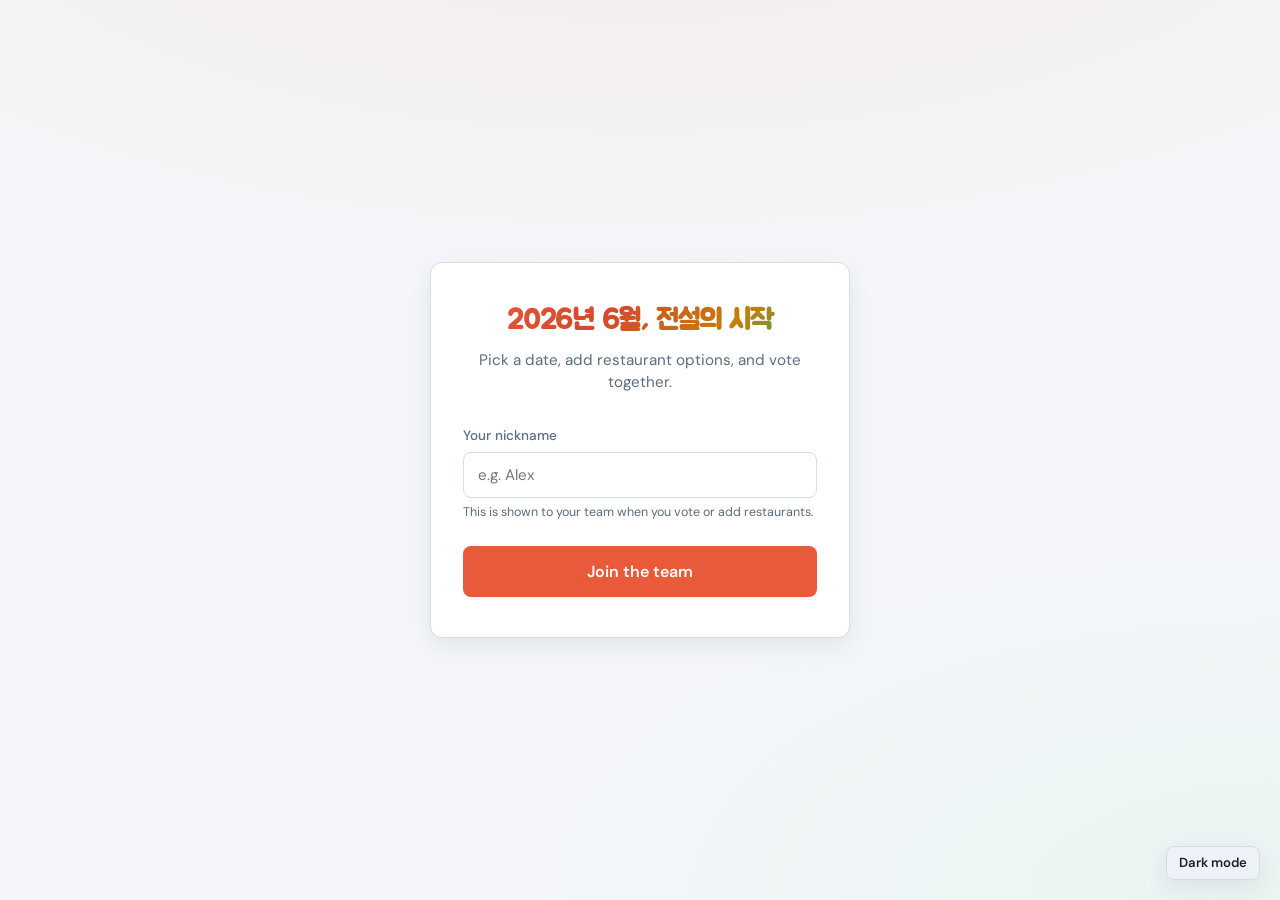
<file: index.html>
<!DOCTYPE html>
<html lang="en">
  <head>
    <meta charset="UTF-8" />
    <meta name="viewport" content="width=device-width, initial-scale=1.0" />
    <title>2026년 6월, 전설의 시작</title>
    <link rel="preconnect" href="https://fonts.googleapis.com" />
    <link rel="preconnect" href="https://fonts.gstatic.com" crossorigin />
    <link
      href="https://fonts.googleapis.com/css2?family=DM+Sans:ital,opsz,wght@0,9..40,400;0,9..40,500;0,9..40,600;0,9..40,700;1,9..40,400&family=Jua&display=swap"
      rel="stylesheet"
    />
    <style>
:root,
[data-theme="dark"] {
  color-scheme: dark;
  --bg: #0f1419;
  --surface: #1a222d;
  --surface-hover: #222c3a;
  --border: #2d3a4d;
  --text: #e8edf4;
  --text-muted: #8b9cb3;
  --primary: #ff6b4a;
  --primary-hover: #ff8266;
  --primary-soft: rgba(255, 107, 74, 0.15);
  --success: #3dd68c;
  --success-soft: rgba(61, 214, 140, 0.12);
  --warning: #f5a623;
  --warning-soft: rgba(245, 166, 35, 0.12);
  --danger: #ff5c7a;
  --radius: 12px;
  --radius-sm: 8px;
  --shadow: 0 8px 32px rgba(0, 0, 0, 0.35);
  --font: "DM Sans", system-ui, sans-serif;
  --font-title: "Jua", "Apple SD Gothic Neo", "Malgun Gothic", sans-serif;
  --title-gradient: linear-gradient(135deg, #ff8a65 0%, #ff6b4a 35%, #ffd166 70%, #3dd68c 100%);
  --header-bg: rgba(26, 34, 45, 0.85);
  --gradient-top: rgba(255, 107, 74, 0.18);
  --gradient-bottom: rgba(61, 214, 140, 0.08);
  --code-bg: rgba(0, 0, 0, 0.25);
  --warning-border: rgba(245, 166, 35, 0.3);
  --success-border: rgba(61, 214, 140, 0.25);
  --success-glow: rgba(61, 214, 140, 0.2);
  --primary-border: rgba(255, 107, 74, 0.35);
  --primary-glow: rgba(255, 107, 74, 0.25);
  --rank-gold-border: rgba(255, 209, 102, 0.4);
  --btn-vote-active-text: #0f1419;
  --input-bg: #0f1419;
}

[data-theme="light"] {
  color-scheme: light;
  --bg: #f4f6f9;
  --surface: #ffffff;
  --surface-hover: #eef1f6;
  --border: #d5dce8;
  --text: #1a222d;
  --text-muted: #5c6b80;
  --primary: #e85a3a;
  --primary-hover: #d44a2c;
  --primary-soft: rgba(232, 90, 58, 0.1);
  --success: #1fa968;
  --success-soft: rgba(31, 169, 104, 0.1);
  --warning: #c47f0a;
  --warning-soft: rgba(196, 127, 10, 0.1);
  --danger: #d9445e;
  --shadow: 0 8px 24px rgba(26, 34, 45, 0.08);
  --header-bg: rgba(255, 255, 255, 0.92);
  --gradient-top: rgba(255, 107, 74, 0.1);
  --gradient-bottom: rgba(61, 214, 140, 0.06);
  --code-bg: rgba(26, 34, 45, 0.06);
  --warning-border: rgba(196, 127, 10, 0.25);
  --success-border: rgba(31, 169, 104, 0.25);
  --success-glow: rgba(31, 169, 104, 0.15);
  --primary-border: rgba(232, 90, 58, 0.3);
  --primary-glow: rgba(232, 90, 58, 0.2);
  --rank-gold-border: rgba(200, 140, 20, 0.35);
  --btn-vote-active-text: #ffffff;
  --input-bg: #ffffff;
  --title-gradient: linear-gradient(135deg, #e85a3a 0%, #d44a2c 40%, #c47f0a 75%, #1fa968 100%);
}

*,
*::before,
*::after {
  box-sizing: border-box;
}

body {
  margin: 0;
  min-height: 100vh;
  font-family: var(--font);
  background: var(--bg);
  background-image:
    radial-gradient(ellipse 80% 50% at 50% -20%, var(--gradient-top), transparent),
    radial-gradient(ellipse 60% 40% at 100% 100%, var(--gradient-bottom), transparent);
  color: var(--text);
  line-height: 1.5;
}

.hidden {
  display: none !important;
}

.screen {
  min-height: 100vh;
}

#setup-screen {
  display: flex;
  align-items: center;
  justify-content: center;
  padding: 1.5rem;
}

/* Setup */
.setup-card {
  max-width: 420px;
  margin: 0 auto;
  padding: 2.5rem 2rem;
  text-align: center;
}

.logo {
  font-size: 3rem;
  margin-bottom: 0.5rem;
}

.setup-card h1 {
  margin: 0 0 0.5rem;
  font-size: 1.75rem;
  font-weight: 700;
}

.legend-title {
  font-family: var(--font-title);
  font-size: 2rem;
  font-weight: 400;
  line-height: 1.35;
  margin: 0 0 0.75rem;
  letter-spacing: -0.01em;
  background: var(--title-gradient);
  -webkit-background-clip: text;
  background-clip: text;
  color: transparent;
  text-wrap: balance;
}

.legend-title-sm {
  font-size: 1.15rem;
  margin: 0 0 0.15rem;
  line-height: 1.3;
}

.subtitle {
  color: var(--text-muted);
  margin: 0 0 2rem;
  font-size: 0.95rem;
}

.card {
  background: var(--surface);
  border: 1px solid var(--border);
  border-radius: var(--radius);
  box-shadow: var(--shadow);
}

/* Forms */
.field {
  display: flex;
  flex-direction: column;
  gap: 0.35rem;
  text-align: left;
  margin-bottom: 1rem;
}

.field span {
  font-size: 0.85rem;
  font-weight: 500;
  color: var(--text-muted);
}

.field small {
  font-size: 0.78rem;
  color: var(--text-muted);
}

input,
textarea {
  width: 100%;
  padding: 0.65rem 0.85rem;
  border: 1px solid var(--border);
  border-radius: var(--radius-sm);
  background: var(--input-bg);
  color: var(--text);
  font: inherit;
  font-size: 0.95rem;
  transition: border-color 0.15s;
}

input:focus,
textarea:focus {
  outline: none;
  border-color: var(--primary);
}

textarea {
  resize: vertical;
  min-height: 60px;
}

.input-row {
  display: flex;
  gap: 0.5rem;
}

.input-row input {
  flex: 1;
}

/* Buttons */
.btn {
  display: inline-flex;
  align-items: center;
  justify-content: center;
  gap: 0.4rem;
  padding: 0.6rem 1.1rem;
  border: none;
  border-radius: var(--radius-sm);
  font: inherit;
  font-size: 0.9rem;
  font-weight: 600;
  cursor: pointer;
  transition: background 0.15s, transform 0.1s;
}

.btn:active {
  transform: scale(0.98);
}

.btn-primary {
  background: var(--primary);
  color: #fff;
}

.btn-primary:hover {
  background: var(--primary-hover);
}

.btn-secondary {
  background: var(--surface-hover);
  color: var(--text);
  border: 1px solid var(--border);
}

.btn-secondary:hover {
  background: var(--border);
}

.btn-ghost {
  background: transparent;
  color: var(--text-muted);
}

.btn-ghost:hover {
  color: var(--text);
  background: var(--surface-hover);
}

.btn-sm {
  padding: 0.4rem 0.75rem;
  font-size: 0.82rem;
}

.btn-large {
  width: 100%;
  padding: 0.85rem;
  font-size: 1rem;
  margin-top: 0.5rem;
}

.btn-vote {
  min-width: 72px;
}

.btn-vote.active {
  background: var(--success);
  color: var(--btn-vote-active-text);
}

.btn-danger {
  background: transparent;
  color: var(--text-muted);
  border: 1px solid var(--border);
  padding: 0.35rem 0.6rem;
  font-size: 0.78rem;
}

.btn-danger:hover {
  color: var(--danger);
  border-color: var(--danger);
}

/* Banner */
.banner {
  padding: 0.75rem 1rem;
  border-radius: var(--radius-sm);
  font-size: 0.85rem;
  text-align: left;
  margin-bottom: 1.25rem;
}

.banner-warning {
  background: var(--warning-soft);
  border: 1px solid var(--warning-border);
  color: var(--text);
}

.banner a {
  color: var(--primary);
}

.banner code {
  background: var(--code-bg);
  padding: 0.1rem 0.35rem;
  border-radius: 4px;
  font-size: 0.8rem;
}

/* App layout */
#app-screen {
  display: flex;
  flex-direction: column;
  min-height: 100vh;
}

.header {
  display: flex;
  align-items: center;
  justify-content: space-between;
  gap: 1rem;
  padding: 1rem 1.5rem;
  border-bottom: 1px solid var(--border);
  background: var(--header-bg);
  backdrop-filter: blur(8px);
  position: sticky;
  top: 0;
  z-index: 10;
}

.header-left {
  display: flex;
  align-items: center;
  gap: 0.75rem;
}

.logo-small {
  font-size: 1.75rem;
}

.header h1 {
  margin: 0;
  font-size: 1.15rem;
}

.room-label {
  margin: 0;
  font-size: 0.82rem;
  color: var(--text-muted);
}

.header-right {
  display: flex;
  align-items: center;
  gap: 0.5rem;
  flex-wrap: wrap;
}

.user-badge {
  font-size: 0.82rem;
  color: var(--text-muted);
  padding: 0.3rem 0.65rem;
  background: var(--surface-hover);
  border-radius: 999px;
}

.main {
  flex: 1;
  display: grid;
  grid-template-columns: 340px 1fr;
  gap: 1.25rem;
  padding: 1.25rem 1.5rem 2rem;
  max-width: 1100px;
  margin: 0 auto;
  width: 100%;
}

.panel {
  background: var(--surface);
  border: 1px solid var(--border);
  border-radius: var(--radius);
  padding: 1.25rem;
}

.panel h2 {
  margin: 0 0 1rem;
  font-size: 1rem;
  font-weight: 600;
}

.add-form .btn-primary {
  width: 100%;
  margin-top: 0.25rem;
}

.list-header {
  margin-bottom: 1rem;
}

.list-header h2 {
  display: flex;
  align-items: center;
  gap: 0.5rem;
  margin-bottom: 0.75rem;
}

.count-badge {
  font-size: 0.75rem;
  font-weight: 600;
  background: var(--surface-hover);
  color: var(--text-muted);
  padding: 0.15rem 0.5rem;
  border-radius: 999px;
}

.winner-banner {
  padding: 0.75rem 1rem;
  background: var(--success-soft);
  border: 1px solid var(--success-border);
  border-radius: var(--radius-sm);
  font-size: 0.9rem;
}

.winner-banner strong {
  color: var(--success);
}

/* Restaurant list */
.restaurant-list {
  list-style: none;
  margin: 0;
  padding: 0;
  display: flex;
  flex-direction: column;
  gap: 0.75rem;
}

.restaurant-item {
  display: grid;
  grid-template-columns: 1fr auto;
  gap: 0.75rem;
  align-items: start;
  padding: 1rem;
  background: var(--bg);
  border: 1px solid var(--border);
  border-radius: var(--radius-sm);
  transition: border-color 0.15s;
}

.restaurant-item.leading {
  border-color: var(--success);
  box-shadow: 0 0 0 1px var(--success-glow);
}

.restaurant-item.my-vote {
  background: var(--primary-soft);
  border-color: var(--primary-border);
}

.restaurant-info h3 {
  margin: 0 0 0.25rem;
  font-size: 1rem;
  font-weight: 600;
}

.restaurant-info .meta {
  font-size: 0.82rem;
  color: var(--text-muted);
  margin-bottom: 0.35rem;
}

.restaurant-info .notes {
  font-size: 0.85rem;
  color: var(--text-muted);
  margin: 0.35rem 0 0;
}

.restaurant-info a {
  color: var(--primary);
  text-decoration: none;
  font-size: 0.85rem;
}

.restaurant-info a:hover {
  text-decoration: underline;
}

.restaurant-actions {
  display: flex;
  flex-direction: column;
  align-items: flex-end;
  gap: 0.5rem;
}

.vote-count {
  font-size: 0.78rem;
  color: var(--text-muted);
  text-align: center;
}

.voters-list {
  font-size: 0.75rem;
  color: var(--text-muted);
  max-width: 120px;
  text-align: right;
}

.empty-state {
  text-align: center;
  color: var(--text-muted);
  padding: 2rem 1rem;
  font-size: 0.9rem;
}

.footer {
  display: flex;
  align-items: center;
  justify-content: center;
  gap: 0.5rem;
  padding: 0.75rem;
  font-size: 0.78rem;
  color: var(--text-muted);
  border-top: 1px solid var(--border);
}

.live-indicator {
  color: var(--success);
  font-weight: 600;
}

/* Toast */
.toast {
  position: fixed;
  bottom: 4.5rem;
  left: 50%;
  transform: translateX(-50%);
  background: var(--surface);
  border: 1px solid var(--border);
  padding: 0.75rem 1.25rem;
  border-radius: var(--radius-sm);
  box-shadow: var(--shadow);
  font-size: 0.9rem;
  z-index: 100;
  animation: toast-in 0.2s ease;
}

@keyframes toast-in {
  from {
    opacity: 0;
    transform: translateX(-50%) translateY(8px);
  }
  to {
    opacity: 1;
    transform: translateX(-50%) translateY(0);
  }
}

/* Responsive */
@media (max-width: 768px) {
  .main,
  .calendar-main {
    grid-template-columns: 1fr;
    padding: 1rem;
  }

  .header {
    flex-direction: column;
    align-items: flex-start;
    padding: 1rem;
  }

  .header-right {
    width: 100%;
    justify-content: flex-start;
  }

  .setup-card {
    margin: 1rem;
    padding: 2rem 1.25rem;
  }

  .restaurant-item {
    grid-template-columns: auto 1fr;
    grid-template-rows: auto auto;
  }

  .restaurant-actions {
    grid-column: 1 / -1;
    flex-direction: row;
    align-items: center;
    justify-content: space-between;
    width: 100%;
  }

  .voters-list {
    max-width: none;
    text-align: left;
  }
}

/* Calendar layout */
#calendar-screen {
  display: flex;
  flex-direction: column;
  min-height: 100vh;
}

.calendar-main {
  flex: 1;
  display: grid;
  grid-template-columns: 1fr 280px;
  gap: 1.25rem;
  padding: 1.25rem 1.5rem 2rem;
  max-width: 900px;
  margin: 0 auto;
  width: 100%;
}

.calendar-panel h2 {
  margin: 0;
  font-size: 1.1rem;
  text-align: center;
  flex: 1;
}

.calendar-nav {
  display: flex;
  align-items: center;
  gap: 0.75rem;
  margin-bottom: 1rem;
}

.calendar-weekdays {
  display: grid;
  grid-template-columns: repeat(7, 1fr);
  gap: 0.35rem;
  margin-bottom: 0.35rem;
  text-align: center;
  font-size: 0.75rem;
  font-weight: 600;
  color: var(--text-muted);
}

.calendar-grid {
  display: grid;
  grid-template-columns: repeat(7, 1fr);
  gap: 0.35rem;
}

.cal-cell {
  aspect-ratio: 1;
  border: 1px solid var(--border);
  border-radius: var(--radius-sm);
  background: var(--bg);
  color: var(--text);
  font: inherit;
  cursor: pointer;
  display: flex;
  flex-direction: column;
  align-items: center;
  justify-content: center;
  gap: 0.15rem;
  position: relative;
  transition: border-color 0.15s, background 0.15s;
}

.cal-empty {
  border: none;
  background: transparent;
  cursor: default;
}

.cal-day:hover {
  border-color: var(--primary);
  background: var(--surface-hover);
}

.cal-today {
  border-color: var(--primary);
  box-shadow: 0 0 0 1px var(--primary-glow);
}

.cal-today .cal-day-num {
  color: var(--primary);
  font-weight: 700;
}

.cal-has-options .cal-dot {
  width: 5px;
  height: 5px;
  border-radius: 50%;
  background: var(--success);
}

.cal-day-num {
  font-size: 0.9rem;
  font-weight: 500;
}

.today-btn {
  width: 100%;
  margin-top: 0.75rem;
}

.panel-desc {
  font-size: 0.85rem;
  color: var(--text-muted);
  margin: -0.5rem 0 1rem;
}

/* Team nicknames */
.team-list {
  list-style: none;
  margin: 0;
  padding: 0;
  display: flex;
  flex-direction: column;
  gap: 0.5rem;
}

.team-member {
  display: flex;
  align-items: center;
  gap: 0.65rem;
  padding: 0.5rem 0.65rem;
  background: var(--bg);
  border: 1px solid var(--border);
  border-radius: var(--radius-sm);
}

.team-member.is-me {
  border-color: var(--primary-border);
  background: var(--primary-soft);
}

.team-avatar {
  width: 28px;
  height: 28px;
  border-radius: 50%;
  background: var(--surface-hover);
  display: flex;
  align-items: center;
  justify-content: center;
  font-size: 0.78rem;
  font-weight: 700;
  color: var(--primary);
  flex-shrink: 0;
}

.team-name {
  font-size: 0.9rem;
}

/* Ranking list */
.ranking-list {
  list-style: none;
  counter-reset: none;
}

.ranking-list .restaurant-item {
  grid-template-columns: auto 1fr auto;
  align-items: start;
}

.rank-badge {
  font-size: 1rem;
  font-weight: 700;
  color: var(--text-muted);
  min-width: 2rem;
  padding-top: 0.1rem;
}

.restaurant-item.rank-gold .rank-badge {
  color: #ffd166;
}

.restaurant-item.rank-silver .rank-badge {
  color: #c0c8d4;
}

.restaurant-item.rank-bronze .rank-badge {
  color: #cd8b62;
}

.restaurant-item.rank-gold {
  border-color: var(--rank-gold-border);
}

.menu-text {
  font-size: 0.85rem;
  color: var(--text);
  margin: 0.25rem 0;
  white-space: pre-wrap;
}

#room-screen {
  display: flex;
  flex-direction: column;
  min-height: 100vh;
}

.theme-toggle {
  position: fixed;
  bottom: 1.25rem;
  right: 1.25rem;
  top: auto;
  z-index: 200;
  box-shadow: var(--shadow);
}

</style>
    <script>
      (function () {
        var saved = localStorage.getItem("lunch-picker-theme");
        var theme =
          saved === "light" || saved === "dark"
            ? saved
            : window.matchMedia("(prefers-color-scheme: light)").matches
              ? "light"
              : "dark";
        document.documentElement.setAttribute("data-theme", theme);
      })();
    </script>
  </head>
  <body>
    <button id="theme-toggle" class="theme-toggle btn btn-secondary btn-sm" type="button" aria-label="Toggle light and dark mode">
      Theme
    </button>
    <!-- Nickname setup -->
    <div id="setup-screen" class="screen">
      <div class="card setup-card">
        <h1 class="legend-title">2026년 6월, 전설의 시작</h1>
        <p class="subtitle">Pick a date, add restaurant options, and vote together.</p>

        <div id="config-warning" class="banner banner-warning hidden">
          <strong>Setup needed:</strong> Add your Supabase credentials in <code>js/config.js</code>.
        </div>

        <label class="field">
          <span>Your nickname</span>
          <input id="nickname-input" type="text" placeholder="e.g. Alex" maxlength="40" />
          <small>This is shown to your team when you vote or add restaurants.</small>
        </label>

        <button id="save-nickname" class="btn btn-primary btn-large">Join the team</button>
      </div>
    </div>

    <!-- Calendar home -->
    <div id="calendar-screen" class="screen hidden">
      <header class="header">
        <div class="header-left">
          <div>
            <p class="legend-title legend-title-sm">2026년 6월, 전설의 시작</p>
            <p class="room-label">Pick a date to plan lunch</p>
          </div>
        </div>
        <div class="header-right">
          <span id="calendar-nickname" class="user-badge"></span>
          <button id="edit-nickname" class="btn btn-ghost btn-sm">Change nickname</button>
        </div>
      </header>

      <main class="calendar-main">
        <section class="panel calendar-panel">
          <div class="calendar-nav">
            <button id="prev-month" class="btn btn-secondary btn-sm" type="button">&larr;</button>
            <h2 id="calendar-title"></h2>
            <button id="next-month" class="btn btn-secondary btn-sm" type="button">&rarr;</button>
          </div>
          <div class="calendar-weekdays">
            <span>Sun</span><span>Mon</span><span>Tue</span><span>Wed</span><span>Thu</span><span>Fri</span><span>Sat</span>
          </div>
          <div id="calendar-grid" class="calendar-grid"></div>
          <button id="go-today" class="btn btn-ghost btn-sm today-btn" type="button">Go to today</button>
        </section>

        <section class="panel team-panel">
          <h2>Team nicknames</h2>
          <p class="panel-desc">Everyone who has joined shows up here.</p>
          <ul id="team-list" class="team-list"></ul>
          <p id="team-empty" class="empty-state">No teammates yet. Be the first to join!</p>
        </section>
      </main>
    </div>

    <!-- Date room -->
    <div id="room-screen" class="screen hidden">
      <header class="header">
        <div class="header-left">
          <button id="back-to-calendar" class="btn btn-ghost btn-sm" type="button">&larr; Calendar</button>
          <div>
            <h1 id="display-date"></h1>
            <p class="room-label">Lunch options for this day</p>
          </div>
        </div>
        <div class="header-right">
          <span id="room-nickname" class="user-badge"></span>
          <button id="copy-link" class="btn btn-secondary btn-sm" type="button">Copy link</button>
        </div>
      </header>

      <main class="main">
        <section class="panel add-panel">
          <h2>Add a restaurant</h2>
          <form id="add-form" class="add-form">
            <label class="field">
              <span>Restaurant name *</span>
              <input id="restaurant-name" type="text" required placeholder="e.g. Sushi Palace" maxlength="80" />
            </label>
            <label class="field">
              <span>Menu</span>
              <textarea id="menu-text" rows="2" placeholder="Favorite dishes, set menus, etc." maxlength="500"></textarea>
            </label>
            <label class="field">
              <span>Menu link</span>
              <input id="menu-url" type="url" placeholder="https://..." />
            </label>
            <label class="field">
              <span>Notes</span>
              <textarea id="notes" rows="2" placeholder="Delivery time, price range..." maxlength="300"></textarea>
            </label>
            <button type="submit" class="btn btn-primary">Add to list</button>
          </form>
        </section>

        <section class="panel list-panel">
          <div class="list-header">
            <h2>Live ranking <span id="option-count" class="count-badge">0</span></h2>
            <div id="winner-banner" class="winner-banner hidden"></div>
          </div>
          <ol id="restaurant-list" class="restaurant-list ranking-list"></ol>
          <p id="empty-state" class="empty-state">No restaurants yet. Be the first to add one!</p>
        </section>
      </main>

      <footer class="footer">
        <span id="live-indicator" class="live-indicator">Live</span>
        <span>Rankings update instantly for everyone on this date.</span>
      </footer>
    </div>

    <div id="toast" class="toast hidden"></div>

    <script>
/**
 * Skipped minification because the original files appears to be already minified.
 * Original file: /npm/@supabase/supabase-js@2.111.0/dist/umd/supabase.js
 *
 * Do NOT use SRI with dynamically generated files! More information: https://www.jsdelivr.com/using-sri-with-dynamic-files
 */
var supabase=(function(e){function t(e,t){var n={};for(var r in e)Object.prototype.hasOwnProperty.call(e,r)&&t.indexOf(r)<0&&(n[r]=e[r]);if(e!=null&&typeof Object.getOwnPropertySymbols==`function`)for(var i=0,r=Object.getOwnPropertySymbols(e);i<r.length;i++)t.indexOf(r[i])<0&&Object.prototype.propertyIsEnumerable.call(e,r[i])&&(n[r[i]]=e[r[i]]);return n}function n(e,t,n,r){function i(e){return e instanceof n?e:new n(function(t){t(e)})}return new(n||=Promise)(function(n,a){function o(e){try{c(r.next(e))}catch(e){a(e)}}function s(e){try{c(r.throw(e))}catch(e){a(e)}}function c(e){e.done?n(e.value):i(e.value).then(o,s)}c((r=r.apply(e,t||[])).next())})}let r=e=>e?(...t)=>e(...t):(...e)=>fetch(...e);var i=class extends Error{constructor(e,t=`FunctionsError`,n){super(e),this.name=t,this.context=n}toJSON(){return{name:this.name,message:this.message,context:this.context}}},a=class extends i{constructor(e){super(`Failed to send a request to the Edge Function`,`FunctionsFetchError`,e)}},o=class extends i{constructor(e){super(`Relay Error invoking the Edge Function`,`FunctionsRelayError`,e)}},s=class extends i{constructor(e){super(`Edge Function returned a non-2xx status code`,`FunctionsHttpError`,e)}},c;(function(e){e.Any=`any`,e.ApNortheast1=`ap-northeast-1`,e.ApNortheast2=`ap-northeast-2`,e.ApSouth1=`ap-south-1`,e.ApSoutheast1=`ap-southeast-1`,e.ApSoutheast2=`ap-southeast-2`,e.CaCentral1=`ca-central-1`,e.EuCentral1=`eu-central-1`,e.EuWest1=`eu-west-1`,e.EuWest2=`eu-west-2`,e.EuWest3=`eu-west-3`,e.SaEast1=`sa-east-1`,e.UsEast1=`us-east-1`,e.UsWest1=`us-west-1`,e.UsWest2=`us-west-2`})(c||={});var l=class{constructor(e,{headers:t={},customFetch:n,region:i=c.Any}={}){this.url=e,this.headers=t,this.region=i,this.fetch=r(n)}setAuth(e){this.headers.Authorization=`Bearer ${e}`}invoke(e){return n(this,arguments,void 0,function*(e,t={}){var n;let r,i,c;try{let{headers:n,method:l,body:u,signal:d,timeout:f}=t,p={},{region:m}=t;m||=this.region;let h=new URL(`${this.url}/${e}`);m&&m!==`any`&&(p[`x-region`]=m,h.searchParams.set(`forceFunctionRegion`,m));let g,ee=!!n&&Object.keys(n).some(e=>e.toLowerCase()===`content-type`);u&&!ee?typeof Blob<`u`&&u instanceof Blob||u instanceof ArrayBuffer?(p[`Content-Type`]=`application/octet-stream`,g=u):typeof u==`string`?(p[`Content-Type`]=`text/plain`,g=u):typeof FormData<`u`&&u instanceof FormData?g=u:(p[`Content-Type`]=`application/json`,g=JSON.stringify(u)):g=u&&typeof u!=`string`&&!(typeof Blob<`u`&&u instanceof Blob)&&!(u instanceof ArrayBuffer)&&!(typeof FormData<`u`&&u instanceof FormData)?JSON.stringify(u):u;let te=d;f&&(i=new AbortController,r=setTimeout(()=>i.abort(),f),d?(te=i.signal,c=()=>i.abort(),d.addEventListener(`abort`,c)):te=i.signal);let _=yield this.fetch(h.toString(),{method:l||`POST`,headers:Object.assign(Object.assign(Object.assign({},p),this.headers),n),body:g,signal:te}).catch(e=>{throw new a(e)}),ne=_.headers.get(`x-relay-error`);if(ne&&ne===`true`)throw new o(_);if(!_.ok)throw new s(_);let v=(_.headers.get(`Content-Type`)??`text/plain`).split(`;`)[0].trim().toLowerCase(),re;return re=v===`application/json`?yield _.json():v===`application/octet-stream`||v===`application/pdf`?yield _.blob():v===`text/event-stream`?_:v===`multipart/form-data`?yield _.formData():yield _.text(),{data:re,error:null,response:_}}catch(e){return{data:null,error:e,response:e instanceof s||e instanceof o?e.context:void 0}}finally{r&&clearTimeout(r),c&&((n=t.signal)==null||n.removeEventListener(`abort`,c))}})}};let u=e=>Math.min(1e3*2**e,3e4),d=[520,503],f=[`GET`,`HEAD`,`OPTIONS`];var p=class extends Error{constructor(e){super(e.message),this.name=`PostgrestError`,this.details=e.details,this.hint=e.hint,this.code=e.code}toJSON(){return{name:this.name,message:this.message,details:this.details,hint:this.hint,code:this.code}}};function m(e,t){return new Promise(n=>{if(t?.aborted){n();return}let r=setTimeout(()=>{t?.removeEventListener(`abort`,i),n()},e);function i(){clearTimeout(r),n()}t?.addEventListener(`abort`,i)})}function h(e,t,n,r){return!(!r||n>=3||!f.includes(e)||!d.includes(t))}var g=class{constructor(e){this.shouldThrowOnError=!1,this.retryEnabled=!0,this.method=e.method,this.url=e.url,this.headers=new Headers(e.headers),this.schema=e.schema,this.body=e.body,this.shouldThrowOnError=e.shouldThrowOnError??!1,this.signal=e.signal,this.isMaybeSingle=e.isMaybeSingle??!1,this.shouldStripNulls=e.shouldStripNulls??!1,this.urlLengthLimit=e.urlLengthLimit??8e3,this.retryEnabled=e.retry??!0,e.fetch?this.fetch=e.fetch:this.fetch=fetch}throwOnError(){return this.shouldThrowOnError=!0,this}stripNulls(){if(this.headers.get(`Accept`)===`text/csv`)throw Error(`stripNulls() cannot be used with csv()`);return this.shouldStripNulls=!0,this}setHeader(e,t){return this.headers=new Headers(this.headers),this.headers.set(e,t),this}retry(e){return this.retryEnabled=e,this}then(e,t){var n=this;if(this.schema===void 0||([`GET`,`HEAD`].includes(this.method)?this.headers.set(`Accept-Profile`,this.schema):this.headers.set(`Content-Profile`,this.schema)),this.method!==`GET`&&this.method!==`HEAD`&&this.headers.set(`Content-Type`,`application/json`),this.shouldStripNulls){let e=this.headers.get(`Accept`);e===`application/vnd.pgrst.object+json`?this.headers.set(`Accept`,`application/vnd.pgrst.object+json;nulls=stripped`):(!e||e===`application/json`)&&this.headers.set(`Accept`,`application/vnd.pgrst.array+json;nulls=stripped`)}let r=this.fetch,i=(async()=>{let e=0;for(;;){let t={};n.headers.forEach((e,n)=>{t[n]=e}),e>0&&(t[`X-Retry-Count`]=String(e));let i;try{i=await r(n.url.toString(),{method:n.method,headers:t,body:JSON.stringify(n.body,(e,t)=>typeof t==`bigint`?t.toString():t),signal:n.signal})}catch(t){if(t?.name===`AbortError`||t?.code===`ABORT_ERR`||!f.includes(n.method))throw t;if(n.retryEnabled&&e<3){let t=u(e);e++,await m(t,n.signal);continue}throw t}if(h(n.method,i.status,e,n.retryEnabled)){let t=i.headers?.get(`Retry-After`)??null,r=t===null?u(e):Math.max(0,parseInt(t,10)||0)*1e3;await i.text(),e++,await m(r,n.signal);continue}return await n.processResponse(i)}})();return this.shouldThrowOnError||(i=i.catch(e=>{let t=``,n=``,r=``,i=e?.cause;if(i){let n=i?.message??``,r=i?.code??``;t=`${e?.name??`FetchError`}: ${e?.message}`,t+=`\n\nCaused by: ${i?.name??`Error`}: ${n}`,r&&(t+=` (${r})`),i?.stack&&(t+=`\n${i.stack}`)}else t=e?.stack??``;let a=this.url.toString().length;return e?.name===`AbortError`||e?.code===`ABORT_ERR`?(r=``,n=`Request was aborted (timeout or manual cancellation)`,a>this.urlLengthLimit&&(n+=`. Note: Your request URL is ${a} characters, which may exceed server limits. If selecting many fields, consider using views. If filtering with large arrays (e.g., .in('id', [many IDs])), consider using an RPC function to pass values server-side.`)):(i?.name===`HeadersOverflowError`||i?.code===`UND_ERR_HEADERS_OVERFLOW`)&&(r=``,n=`HTTP headers exceeded server limits (typically 16KB)`,a>this.urlLengthLimit&&(n+=`. Your request URL is ${a} characters. If selecting many fields, consider using views. If filtering with large arrays (e.g., .in('id', [200+ IDs])), consider using an RPC function instead.`)),{success:!1,error:{message:`${e?.name??`FetchError`}: ${e?.message}`,details:t,hint:n,code:r},data:null,count:null,status:0,statusText:``}})),i.then(e,t)}async processResponse(e){var t=this;let n=null,r=null,i=null,a=e.status,o=e.statusText;if(e.ok){if(t.method!==`HEAD`){let i=await e.text();if(i!==``)if(t.headers.get(`Accept`)===`text/csv`)r=i;else if(t.headers.get(`Accept`)&&t.headers.get(`Accept`)?.includes(`application/vnd.pgrst.plan+text`))r=i;else try{r=JSON.parse(i)}catch{if(n={message:i},r=null,t.shouldThrowOnError)throw new p({message:i,details:``,hint:``,code:``})}}let s=t.headers.get(`Prefer`)?.match(/count=(exact|planned|estimated)/),c=e.headers.get(`content-range`)?.split(`/`);s&&c&&c.length>1&&(i=parseInt(c[1])),t.isMaybeSingle&&Array.isArray(r)&&(r.length>1?(n={code:`PGRST116`,details:`Results contain ${r.length} rows, application/vnd.pgrst.object+json requires 1 row`,hint:null,message:`JSON object requested, multiple (or no) rows returned`},r=null,i=null,a=406,o=`Not Acceptable`):r=r.length===1?r[0]:null)}else{let i=await e.text();try{n=JSON.parse(i),Array.isArray(n)&&e.status===404&&(r=[],n=null,a=200,o=`OK`)}catch{e.status===404&&i===``?(a=204,o=`No Content`):n={message:i}}if(n&&t.shouldThrowOnError)throw new p(n)}return{success:n===null,error:n,data:r,count:i,status:a,statusText:o}}returns(){return this}overrideTypes(){return this}},ee=class extends g{throwOnError(){return super.throwOnError()}select(e){let t=!1,n=(e??`*`).split(``).map(e=>/\s/.test(e)&&!t?``:(e===`"`&&(t=!t),e)).join(``);return this.url.searchParams.set(`select`,n),this.headers.append(`Prefer`,`return=representation`),this}order(e,{ascending:t=!0,nullsFirst:n,foreignTable:r,referencedTable:i=r}={}){let a=i?`${i}.order`:`order`,o=this.url.searchParams.get(a);return this.url.searchParams.set(a,`${o?`${o},`:``}${e}.${t?`asc`:`desc`}${n===void 0?``:n?`.nullsfirst`:`.nullslast`}`),this}limit(e,{foreignTable:t,referencedTable:n=t}={}){let r=n===void 0?`limit`:`${n}.limit`;return this.url.searchParams.set(r,`${e}`),this}range(e,t,{foreignTable:n,referencedTable:r=n}={}){let i=r===void 0?`offset`:`${r}.offset`,a=r===void 0?`limit`:`${r}.limit`;return this.url.searchParams.set(i,`${e}`),this.url.searchParams.set(a,`${t-e+1}`),this}abortSignal(e){return this.signal=e,this}single(){return this.headers.set(`Accept`,`application/vnd.pgrst.object+json`),this}maybeSingle(){return this.isMaybeSingle=!0,this}csv(){return this.headers.set(`Accept`,`text/csv`),this}geojson(){return this.headers.set(`Accept`,`application/geo+json`),this}explain({analyze:e=!1,verbose:t=!1,settings:n=!1,buffers:r=!1,wal:i=!1,format:a=`text`}={}){let o=[e?`analyze`:null,t?`verbose`:null,n?`settings`:null,r?`buffers`:null,i?`wal`:null].filter(Boolean).join(`|`),s=this.headers.get(`Accept`)??`application/json`;return this.headers.set(`Accept`,`application/vnd.pgrst.plan+${a}; for="${s}"; options=${o};`),this}rollback(){return this.headers.append(`Prefer`,`tx=rollback`),this}returns(){return this}maxAffected(e){return this.headers.append(`Prefer`,`handling=strict`),this.headers.append(`Prefer`,`max-affected=${e}`),this}};let te=RegExp(`[,()]`);var _=class extends ee{throwOnError(){return super.throwOnError()}eq(e,t){return this.url.searchParams.append(e,`eq.${t}`),this}neq(e,t){return this.url.searchParams.append(e,`neq.${t}`),this}gt(e,t){return this.url.searchParams.append(e,`gt.${t}`),this}gte(e,t){return this.url.searchParams.append(e,`gte.${t}`),this}lt(e,t){return this.url.searchParams.append(e,`lt.${t}`),this}lte(e,t){return this.url.searchParams.append(e,`lte.${t}`),this}like(e,t){return this.url.searchParams.append(e,`like.${t}`),this}likeAllOf(e,t){return this.url.searchParams.append(e,`like(all).{${t.join(`,`)}}`),this}likeAnyOf(e,t){return this.url.searchParams.append(e,`like(any).{${t.join(`,`)}}`),this}ilike(e,t){return this.url.searchParams.append(e,`ilike.${t}`),this}ilikeAllOf(e,t){return this.url.searchParams.append(e,`ilike(all).{${t.join(`,`)}}`),this}ilikeAnyOf(e,t){return this.url.searchParams.append(e,`ilike(any).{${t.join(`,`)}}`),this}regexMatch(e,t){return this.url.searchParams.append(e,`match.${t}`),this}regexIMatch(e,t){return this.url.searchParams.append(e,`imatch.${t}`),this}is(e,t){return this.url.searchParams.append(e,`is.${t}`),this}isDistinct(e,t){return this.url.searchParams.append(e,`isdistinct.${t}`),this}in(e,t){let n=Array.from(new Set(t)).map(e=>typeof e==`string`&&te.test(e)?`"${e}"`:`${e}`).join(`,`);return this.url.searchParams.append(e,`in.(${n})`),this}notIn(e,t){let n=Array.from(new Set(t)).map(e=>typeof e==`string`&&te.test(e)?`"${e}"`:`${e}`).join(`,`);return this.url.searchParams.append(e,`not.in.(${n})`),this}contains(e,t){return typeof t==`string`?this.url.searchParams.append(e,`cs.${t}`):Array.isArray(t)?this.url.searchParams.append(e,`cs.{${t.join(`,`)}}`):this.url.searchParams.append(e,`cs.${JSON.stringify(t)}`),this}containedBy(e,t){return typeof t==`string`?this.url.searchParams.append(e,`cd.${t}`):Array.isArray(t)?this.url.searchParams.append(e,`cd.{${t.join(`,`)}}`):this.url.searchParams.append(e,`cd.${JSON.stringify(t)}`),this}rangeGt(e,t){return this.url.searchParams.append(e,`sr.${t}`),this}rangeGte(e,t){return this.url.searchParams.append(e,`nxl.${t}`),this}rangeLt(e,t){return this.url.searchParams.append(e,`sl.${t}`),this}rangeLte(e,t){return this.url.searchParams.append(e,`nxr.${t}`),this}rangeAdjacent(e,t){return this.url.searchParams.append(e,`adj.${t}`),this}overlaps(e,t){return typeof t==`string`?this.url.searchParams.append(e,`ov.${t}`):this.url.searchParams.append(e,`ov.{${t.join(`,`)}}`),this}textSearch(e,t,{config:n,type:r}={}){let i=``;r===`plain`?i=`pl`:r===`phrase`?i=`ph`:r===`websearch`&&(i=`w`);let a=n===void 0?``:`(${n})`;return this.url.searchParams.append(e,`${i}fts${a}.${t}`),this}match(e){return Object.entries(e).filter(([e,t])=>t!==void 0).forEach(([e,t])=>{this.url.searchParams.append(e,`eq.${t}`)}),this}not(e,t,n){return this.url.searchParams.append(e,`not.${t}.${n}`),this}or(e,{foreignTable:t,referencedTable:n=t}={}){let r=n?`${n}.or`:`or`;return this.url.searchParams.append(r,`(${e})`),this}filter(e,t,n){return this.url.searchParams.append(e,`${t}.${n}`),this}},ne=class{constructor(e,{headers:t={},schema:n,fetch:r,urlLengthLimit:i=8e3,retry:a}){this.url=e,this.headers=new Headers(t),this.schema=n,this.fetch=r,this.urlLengthLimit=i,this.retry=a}cloneRequestState(){return{url:new URL(this.url.toString()),headers:new Headers(this.headers)}}select(e,t){let{head:n=!1,count:r}=t??{},i=n?`HEAD`:`GET`,a=!1,o=(e??`*`).split(``).map(e=>/\s/.test(e)&&!a?``:(e===`"`&&(a=!a),e)).join(``),{url:s,headers:c}=this.cloneRequestState();return s.searchParams.set(`select`,o),r&&c.append(`Prefer`,`count=${r}`),new _({method:i,url:s,headers:c,schema:this.schema,fetch:this.fetch,urlLengthLimit:this.urlLengthLimit,retry:this.retry})}insert(e,{count:t,defaultToNull:n=!0}={}){let{url:r,headers:i}=this.cloneRequestState();if(t&&i.append(`Prefer`,`count=${t}`),n||i.append(`Prefer`,`missing=default`),Array.isArray(e)){let t=e.reduce((e,t)=>e.concat(Object.keys(t)),[]);if(t.length>0){let e=[...new Set(t)].map(e=>`"${e}"`);r.searchParams.set(`columns`,e.join(`,`))}}return new _({method:`POST`,url:r,headers:i,schema:this.schema,body:e,fetch:this.fetch??fetch,urlLengthLimit:this.urlLengthLimit,retry:this.retry})}upsert(e,{onConflict:t,ignoreDuplicates:n=!1,count:r,defaultToNull:i=!0}={}){let{url:a,headers:o}=this.cloneRequestState();if(o.append(`Prefer`,`resolution=${n?`ignore`:`merge`}-duplicates`),t!==void 0&&a.searchParams.set(`on_conflict`,t),r&&o.append(`Prefer`,`count=${r}`),i||o.append(`Prefer`,`missing=default`),Array.isArray(e)){let t=e.reduce((e,t)=>e.concat(Object.keys(t)),[]);if(t.length>0){let e=[...new Set(t)].map(e=>`"${e}"`);a.searchParams.set(`columns`,e.join(`,`))}}return new _({method:`POST`,url:a,headers:o,schema:this.schema,body:e,fetch:this.fetch??fetch,urlLengthLimit:this.urlLengthLimit,retry:this.retry})}update(e,{count:t}={}){let{url:n,headers:r}=this.cloneRequestState();return t&&r.append(`Prefer`,`count=${t}`),new _({method:`PATCH`,url:n,headers:r,schema:this.schema,body:e,fetch:this.fetch??fetch,urlLengthLimit:this.urlLengthLimit,retry:this.retry})}delete({count:e}={}){let{url:t,headers:n}=this.cloneRequestState();return e&&n.append(`Prefer`,`count=${e}`),new _({method:`DELETE`,url:t,headers:n,schema:this.schema,fetch:this.fetch??fetch,urlLengthLimit:this.urlLengthLimit,retry:this.retry})}};function v(e){"@babel/helpers - typeof";return v=typeof Symbol==`function`&&typeof Symbol.iterator==`symbol`?function(e){return typeof e}:function(e){return e&&typeof Symbol==`function`&&e.constructor===Symbol&&e!==Symbol.prototype?`symbol`:typeof e},v(e)}function re(e,t){if(v(e)!=`object`||!e)return e;var n=e[Symbol.toPrimitive];if(n!==void 0){var r=n.call(e,t||`default`);if(v(r)!=`object`)return r;throw TypeError(`@@toPrimitive must return a primitive value.`)}return(t===`string`?String:Number)(e)}function ie(e){var t=re(e,`string`);return v(t)==`symbol`?t:t+``}function ae(e,t,n){return(t=ie(t))in e?Object.defineProperty(e,t,{value:n,enumerable:!0,configurable:!0,writable:!0}):e[t]=n,e}function oe(e,t){var n=Object.keys(e);if(Object.getOwnPropertySymbols){var r=Object.getOwnPropertySymbols(e);t&&(r=r.filter(function(t){return Object.getOwnPropertyDescriptor(e,t).enumerable})),n.push.apply(n,r)}return n}function se(e){for(var t=1;t<arguments.length;t++){var n=arguments[t]==null?{}:arguments[t];t%2?oe(Object(n),!0).forEach(function(t){ae(e,t,n[t])}):Object.getOwnPropertyDescriptors?Object.defineProperties(e,Object.getOwnPropertyDescriptors(n)):oe(Object(n)).forEach(function(t){Object.defineProperty(e,t,Object.getOwnPropertyDescriptor(n,t))})}return e}var ce=class e{constructor(e,{headers:t={},schema:n,fetch:r,timeout:i,urlLengthLimit:a=8e3,retry:o}={}){this.url=e,this.headers=new Headers(t),this.schemaName=n,this.urlLengthLimit=a;let s=r??globalThis.fetch;i!==void 0&&i>0?this.fetch=(e,t)=>{let n=new AbortController,r=setTimeout(()=>n.abort(),i),a=t?.signal;if(a){if(a.aborted)return clearTimeout(r),s(e,t);let i=()=>{clearTimeout(r),n.abort()};return a.addEventListener(`abort`,i,{once:!0}),s(e,se(se({},t),{},{signal:n.signal})).finally(()=>{clearTimeout(r),a.removeEventListener(`abort`,i)})}return s(e,se(se({},t),{},{signal:n.signal})).finally(()=>clearTimeout(r))}:this.fetch=s,this.retry=o}from(e){if(!e||typeof e!=`string`||e.trim()===``)throw Error(`Invalid relation name: relation must be a non-empty string.`);return new ne(new URL(`${this.url}/${e}`),{headers:new Headers(this.headers),schema:this.schemaName,fetch:this.fetch,urlLengthLimit:this.urlLengthLimit,retry:this.retry})}schema(t){return new e(this.url,{headers:this.headers,schema:t,fetch:this.fetch,urlLengthLimit:this.urlLengthLimit,retry:this.retry})}rpc(e,t={},{head:n=!1,get:r=!1,count:i}={}){let a,o=new URL(`${this.url}/rpc/${e}`),s,c=e=>typeof e==`object`&&!!e&&(!Array.isArray(e)||e.some(c)),l=n&&Object.values(t).some(c);l?(a=`POST`,s=t):n||r?(a=n?`HEAD`:`GET`,Object.entries(t).filter(([e,t])=>t!==void 0).map(([e,t])=>[e,Array.isArray(t)?`{${t.join(`,`)}}`:`${t}`]).forEach(([e,t])=>{o.searchParams.append(e,t)})):(a=`POST`,s=t);let u=new Headers(this.headers);return l?u.set(`Prefer`,i?`count=${i},return=minimal`:`return=minimal`):i&&u.set(`Prefer`,`count=${i}`),new _({method:a,url:o,headers:u,schema:this.schemaName,body:s,fetch:this.fetch??fetch,urlLengthLimit:this.urlLengthLimit,retry:this.retry})}},le=class{constructor(){}static detectEnvironment(){if(typeof WebSocket<`u`)return{type:`native`,wsConstructor:WebSocket};let e=globalThis;if(typeof globalThis<`u`&&e.WebSocket!==void 0)return{type:`native`,wsConstructor:e.WebSocket};let t=typeof global<`u`?global:void 0;if(t&&t.WebSocket!==void 0)return{type:`native`,wsConstructor:t.WebSocket};if(typeof globalThis<`u`&&e.WebSocketPair!==void 0&&globalThis.WebSocket===void 0)return{type:`cloudflare`,error:`Cloudflare Workers detected. WebSocket clients are not supported in Cloudflare Workers.`,workaround:`Use Cloudflare Workers WebSocket API for server-side WebSocket handling, or deploy to a different runtime.`};if(typeof globalThis<`u`&&e.EdgeRuntime||typeof navigator<`u`&&navigator.userAgent?.includes(`Vercel-Edge`))return{type:`unsupported`,error:`Edge runtime detected (Vercel Edge/Netlify Edge). WebSockets are not supported in edge functions.`,workaround:`Use serverless functions or a different deployment target for WebSocket functionality.`};let n=globalThis.process;if(n){let e=n.versions;if(e&&e.node)return{type:`unsupported`,error:`Node.js detected but native WebSocket not found.`,workaround:`Ensure you are running Node.js 22+ or provide a WebSocket implementation via the transport option.`}}return{type:`unsupported`,error:`Unknown JavaScript runtime without WebSocket support.`,workaround:`Ensure you're running in a supported environment (browser, Node.js, Deno) or provide a custom WebSocket implementation.`}}static getWebSocketConstructor(){let e=this.detectEnvironment();if(e.wsConstructor)return e.wsConstructor;let t=e.error||`WebSocket not supported in this environment.`;throw e.workaround&&(t+=`\n\nSuggested solution: ${e.workaround}`),Error(t)}static isWebSocketSupported(){try{return this.detectEnvironment().type===`native`}catch{return!1}}};let y={closed:`closed`,errored:`errored`,joined:`joined`,joining:`joining`,leaving:`leaving`},ue={close:`phx_close`,error:`phx_error`,join:`phx_join`,reply:`phx_reply`,leave:`phx_leave`,access_token:`access_token`},de={connecting:`connecting`,open:`open`,closing:`closing`,closed:`closed`};var fe=class{constructor(e){this.HEADER_LENGTH=1,this.USER_BROADCAST_PUSH_META_LENGTH=6,this.KINDS={userBroadcastPush:3,userBroadcast:4},this.BINARY_ENCODING=0,this.JSON_ENCODING=1,this.BROADCAST_EVENT=`broadcast`,this.allowedMetadataKeys=[],this.allowedMetadataKeys=e??[]}encode(e,t){if(e.event===this.BROADCAST_EVENT&&!(e.payload instanceof ArrayBuffer)&&typeof e.payload.event==`string`)return t(this._binaryEncodeUserBroadcastPush(e));let n=[e.join_ref,e.ref,e.topic,e.event,e.payload];return t(JSON.stringify(n))}_binaryEncodeUserBroadcastPush(e){return this._isArrayBuffer(e.payload?.payload)?this._encodeBinaryUserBroadcastPush(e):this._encodeJsonUserBroadcastPush(e)}_encodeBinaryUserBroadcastPush(e){let t=e.payload?.payload??new ArrayBuffer(0);return this._encodeUserBroadcastPush(e,this.BINARY_ENCODING,t)}_encodeJsonUserBroadcastPush(e){let t=e.payload?.payload??{},n=new TextEncoder().encode(JSON.stringify(t)).buffer;return this._encodeUserBroadcastPush(e,this.JSON_ENCODING,n)}_encodeUserBroadcastPush(e,t,n){let r=new TextEncoder,i=r.encode(e.topic),a=r.encode(e.ref??``),o=r.encode(e.join_ref??``),s=r.encode(e.payload.event),c=this.allowedMetadataKeys?this._pick(e.payload,this.allowedMetadataKeys):{},l=r.encode(Object.keys(c).length===0?``:JSON.stringify(c));if(o.length>255)throw Error(`joinRef length ${o.length} exceeds maximum of 255`);if(a.length>255)throw Error(`ref length ${a.length} exceeds maximum of 255`);if(i.length>255)throw Error(`topic length ${i.length} exceeds maximum of 255`);if(s.length>255)throw Error(`userEvent length ${s.length} exceeds maximum of 255`);if(l.length>255)throw Error(`metadata length ${l.length} exceeds maximum of 255`);let u=this.USER_BROADCAST_PUSH_META_LENGTH+o.length+a.length+i.length+s.length+l.length,d=new ArrayBuffer(this.HEADER_LENGTH+u),f=new DataView(d),p=new Uint8Array(d),m=0;f.setUint8(m++,this.KINDS.userBroadcastPush),f.setUint8(m++,o.length),f.setUint8(m++,a.length),f.setUint8(m++,i.length),f.setUint8(m++,s.length),f.setUint8(m++,l.length),f.setUint8(m++,t),p.set(o,m),m+=o.length,p.set(a,m),m+=a.length,p.set(i,m),m+=i.length,p.set(s,m),m+=s.length,p.set(l,m),m+=l.length;var h=new Uint8Array(d.byteLength+n.byteLength);return h.set(new Uint8Array(d),0),h.set(new Uint8Array(n),d.byteLength),h.buffer}decode(e,t){if(this._isArrayBuffer(e))return t(this._binaryDecode(e));if(typeof e==`string`){let[n,r,i,a,o]=JSON.parse(e);return t({join_ref:n,ref:r,topic:i,event:a,payload:o})}return t({})}_binaryDecode(e){let t=new DataView(e),n=t.getUint8(0),r=new TextDecoder;switch(n){case this.KINDS.userBroadcast:return this._decodeUserBroadcast(e,t,r)}}_decodeUserBroadcast(e,t,n){let r=t.getUint8(1),i=t.getUint8(2),a=t.getUint8(3),o=t.getUint8(4),s=this.HEADER_LENGTH+4,c=n.decode(e.slice(s,s+r));s+=r;let l=n.decode(e.slice(s,s+i));s+=i;let u=n.decode(e.slice(s,s+a));s+=a;let d=e.slice(s,e.byteLength),f=o===this.JSON_ENCODING?JSON.parse(n.decode(d)):d,p={type:this.BROADCAST_EVENT,event:l,payload:f};return a>0&&(p.meta=JSON.parse(u)),{join_ref:null,ref:null,topic:c,event:this.BROADCAST_EVENT,payload:p}}_isArrayBuffer(e){return e instanceof ArrayBuffer||e?.constructor?.name===`ArrayBuffer`}_pick(e,t){return!e||typeof e!=`object`?{}:Object.fromEntries(Object.entries(e).filter(([e])=>t.includes(e)))}},b;(function(e){e.abstime=`abstime`,e.bool=`bool`,e.date=`date`,e.daterange=`daterange`,e.float4=`float4`,e.float8=`float8`,e.int2=`int2`,e.int4=`int4`,e.int4range=`int4range`,e.int8=`int8`,e.int8range=`int8range`,e.json=`json`,e.jsonb=`jsonb`,e.money=`money`,e.numeric=`numeric`,e.oid=`oid`,e.reltime=`reltime`,e.text=`text`,e.time=`time`,e.timestamp=`timestamp`,e.timestamptz=`timestamptz`,e.timetz=`timetz`,e.tsrange=`tsrange`,e.tstzrange=`tstzrange`})(b||={});let pe=(e,t,n={})=>{let r=n.skipTypes??[];return t?Object.keys(t).reduce((n,i)=>(n[i]=me(i,e,t,r),n),{}):{}},me=(e,t,n,r)=>{let i=t.find(t=>t.name===e)?.type,a=n[e];return i&&!r.includes(i)?he(i,a):ge(a)},he=(e,t)=>{if(e.charAt(0)===`_`)return be(t,e.slice(1,e.length));switch(e){case b.bool:return _e(t);case b.float4:case b.float8:case b.int2:case b.int4:case b.int8:case b.numeric:case b.oid:return ve(t);case b.json:case b.jsonb:return ye(t);case b.timestamp:return xe(t);case b.abstime:case b.date:case b.daterange:case b.int4range:case b.int8range:case b.money:case b.reltime:case b.text:case b.time:case b.timestamptz:case b.timetz:case b.tsrange:case b.tstzrange:return ge(t);default:return ge(t)}},ge=e=>e,_e=e=>{switch(e){case`t`:return!0;case`f`:return!1;default:return e}},ve=e=>{if(typeof e==`string`){let t=parseFloat(e);if(!Number.isNaN(t))return t}return e},ye=e=>{if(typeof e==`string`)try{return JSON.parse(e)}catch{return e}return e},be=(e,t)=>{if(typeof e!=`string`)return e;let n=e.length-1,r=e[n];if(e[0]===`{`&&r===`}`){let r,i=e.slice(1,n);try{r=JSON.parse(`[`+i+`]`)}catch{r=i?i.split(`,`):[]}return r.map(e=>he(t,e))}return e},xe=e=>typeof e==`string`?e.replace(` `,`T`):e,Se=e=>{let t=new URL(e);return t.protocol=t.protocol.replace(/^ws/i,`http`),t.pathname=t.pathname.replace(/\/+$/,``).replace(/\/socket\/websocket$/i,``).replace(/\/socket$/i,``).replace(/\/websocket$/i,``),t.pathname===``||t.pathname===`/`?t.pathname=`/api/broadcast`:t.pathname+=`/api/broadcast`,t.href};var Ce=e=>typeof e==`function`?e:function(){return e},we=typeof self<`u`?self:null,x=typeof window<`u`?window:null,S=we||x||globalThis,Te=`2.0.0`,Ee=1e4,De=1e3,Oe=100,C={connecting:0,open:1,closing:2,closed:3},w={closed:`closed`,errored:`errored`,joined:`joined`,joining:`joining`,leaving:`leaving`},T={close:`phx_close`,error:`phx_error`,join:`phx_join`,reply:`phx_reply`,leave:`phx_leave`},ke={longpoll:`longpoll`,websocket:`websocket`},Ae={complete:4},je=`base64url.bearer.phx.`,Me=class{constructor(e,t,n,r){this.channel=e,this.event=t,this.payload=n||function(){return{}},this.receivedResp=null,this.timeout=r,this.timeoutTimer=null,this.recHooks=[],this.sent=!1,this.ref=void 0}resend(e){this.timeout=e,this.reset(),this.send()}send(){this.hasReceived(`timeout`)||(this.startTimeout(),this.sent=!0,this.channel.socket.push({topic:this.channel.topic,event:this.event,payload:this.payload(),ref:this.ref,join_ref:this.channel.joinRef()}))}receive(e,t){return this.hasReceived(e)&&t(this.receivedResp.response),this.recHooks.push({status:e,callback:t}),this}reset(){this.cancelRefEvent(),this.ref=null,this.refEvent=null,this.receivedResp=null,this.sent=!1}destroy(){this.cancelRefEvent(),this.cancelTimeout()}matchReceive({status:e,response:t,_ref:n}){this.recHooks.filter(t=>t.status===e).forEach(e=>e.callback(t))}cancelRefEvent(){this.refEvent&&this.channel.off(this.refEvent)}cancelTimeout(){clearTimeout(this.timeoutTimer),this.timeoutTimer=null}startTimeout(){this.timeoutTimer&&this.cancelTimeout(),this.ref=this.channel.socket.makeRef(),this.refEvent=this.channel.replyEventName(this.ref),this.channel.on(this.refEvent,e=>{this.cancelRefEvent(),this.cancelTimeout(),this.receivedResp=e,this.matchReceive(e)}),this.timeoutTimer=setTimeout(()=>{this.trigger(`timeout`,{})},this.timeout)}hasReceived(e){return this.receivedResp&&this.receivedResp.status===e}trigger(e,t){this.channel.trigger(this.refEvent,{status:e,response:t})}},Ne=class{constructor(e,t){this.callback=e,this.timerCalc=t,this.timer=void 0,this.tries=0}reset(){this.tries=0,clearTimeout(this.timer)}scheduleTimeout(){clearTimeout(this.timer),this.timer=setTimeout(()=>{this.tries+=1,this.callback()},this.timerCalc(this.tries+1))}},Pe=class{constructor(e,t,n){this.state=w.closed,this.topic=e,this.params=Ce(t||{}),this.socket=n,this.bindings=[],this.bindingRef=0,this.timeout=this.socket.timeout,this.joinedOnce=!1,this.joinPush=new Me(this,T.join,this.params,this.timeout),this.pushBuffer=[],this.stateChangeRefs=[],this.rejoinTimer=new Ne(()=>{this.socket.isConnected()&&this.rejoin()},this.socket.rejoinAfterMs),this.stateChangeRefs.push(this.socket.onError(()=>this.rejoinTimer.reset())),this.stateChangeRefs.push(this.socket.onOpen(()=>{this.rejoinTimer.reset(),this.isErrored()&&this.rejoin()})),this.joinPush.receive(`ok`,()=>{this.state=w.joined,this.rejoinTimer.reset(),this.pushBuffer.forEach(e=>e.send()),this.pushBuffer=[]}),this.joinPush.receive(`error`,e=>{this.state=w.errored,this.socket.hasLogger()&&this.socket.log(`channel`,`error ${this.topic}`,e),this.socket.isConnected()&&this.rejoinTimer.scheduleTimeout()}),this.onClose(()=>{this.rejoinTimer.reset(),this.socket.hasLogger()&&this.socket.log(`channel`,`close ${this.topic}`),this.state=w.closed,this.socket.remove(this)}),this.onError(e=>{this.socket.hasLogger()&&this.socket.log(`channel`,`error ${this.topic}`,e),this.isJoining()&&this.joinPush.reset(),this.state=w.errored,this.socket.isConnected()&&this.rejoinTimer.scheduleTimeout()}),this.joinPush.receive(`timeout`,()=>{this.socket.hasLogger()&&this.socket.log(`channel`,`timeout ${this.topic}`,this.joinPush.timeout),new Me(this,T.leave,Ce({}),this.timeout).send(),this.state=w.errored,this.joinPush.reset(),this.socket.isConnected()&&this.rejoinTimer.scheduleTimeout()}),this.on(T.reply,(e,t)=>{this.trigger(this.replyEventName(t),e)})}join(e=this.timeout){if(this.joinedOnce)throw Error(`tried to join multiple times. 'join' can only be called a single time per channel instance`);return this.timeout=e,this.joinedOnce=!0,this.rejoin(),this.joinPush}teardown(){this.pushBuffer.forEach(e=>e.destroy()),this.pushBuffer=[],this.rejoinTimer.reset(),this.joinPush.destroy(),this.state=w.closed,this.bindings=[]}onClose(e){this.on(T.close,e)}onError(e){return this.on(T.error,t=>e(t))}on(e,t){let n=this.bindingRef++;return this.bindings.push({event:e,ref:n,callback:t}),n}off(e,t){this.bindings=this.bindings.filter(n=>!(n.event===e&&(t===void 0||t===n.ref)))}canPush(){return this.socket.isConnected()&&this.isJoined()}push(e,t,n=this.timeout){if(t||={},!this.joinedOnce)throw Error(`tried to push '${e}' to '${this.topic}' before joining. Use channel.join() before pushing events`);let r=new Me(this,e,function(){return t},n);return this.canPush()?r.send():(r.startTimeout(),this.pushBuffer.push(r)),r}leave(e=this.timeout){this.rejoinTimer.reset(),this.joinPush.cancelTimeout(),this.state=w.leaving;let t=()=>{this.socket.hasLogger()&&this.socket.log(`channel`,`leave ${this.topic}`),this.trigger(T.close,`leave`)},n=new Me(this,T.leave,Ce({}),e);return n.receive(`ok`,()=>t()).receive(`timeout`,()=>t()),n.send(),this.canPush()||n.trigger(`ok`,{}),n}onMessage(e,t,n){return t}filterBindings(e,t,n){return!0}isMember(e,t,n,r){return this.topic===e?r&&r!==this.joinRef()?(this.socket.hasLogger()&&this.socket.log(`channel`,`dropping outdated message`,{topic:e,event:t,payload:n,joinRef:r}),!1):!0:!1}joinRef(){return this.joinPush.ref}rejoin(e=this.timeout){this.isLeaving()||(this.socket.leaveOpenTopic(this.topic),this.state=w.joining,this.joinPush.resend(e))}trigger(e,t,n,r){let i=this.onMessage(e,t,n,r);if(t&&!i)throw Error(`channel onMessage callbacks must return the payload, modified or unmodified`);let a=this.bindings.filter(r=>r.event===e&&this.filterBindings(r,t,n));for(let e=0;e<a.length;e++)a[e].callback(i,n,r||this.joinRef())}replyEventName(e){return`chan_reply_${e}`}isClosed(){return this.state===w.closed}isErrored(){return this.state===w.errored}isJoined(){return this.state===w.joined}isJoining(){return this.state===w.joining}isLeaving(){return this.state===w.leaving}},Fe=class{static request(e,t,n,r,i,a,o){if(S.XDomainRequest){let n=new S.XDomainRequest;return this.xdomainRequest(n,e,t,r,i,a,o)}else if(S.XMLHttpRequest){let s=new S.XMLHttpRequest;return this.xhrRequest(s,e,t,n,r,i,a,o)}else if(S.fetch&&S.AbortController)return this.fetchRequest(e,t,n,r,i,a,o);else throw Error(`No suitable XMLHttpRequest implementation found`)}static fetchRequest(e,t,n,r,i,a,o){let s={method:e,headers:n,body:r},c=null;return i&&(c=new AbortController,setTimeout(()=>c.abort(),i),s.signal=c.signal),S.fetch(t,s).then(e=>e.text()).then(e=>this.parseJSON(e)).then(e=>o&&o(e)).catch(e=>{e.name===`AbortError`&&a?a():o&&o(null)}),c}static xdomainRequest(e,t,n,r,i,a,o){return e.timeout=i,e.open(t,n),e.onload=()=>{let t=this.parseJSON(e.responseText);o&&o(t)},a&&(e.ontimeout=a),e.onprogress=()=>{},e.send(r),e}static xhrRequest(e,t,n,r,i,a,o,s){e.open(t,n,!0),e.timeout=a;for(let[t,n]of Object.entries(r))e.setRequestHeader(t,n);return e.onerror=()=>s&&s(null),e.onreadystatechange=()=>{e.readyState===Ae.complete&&s&&s(this.parseJSON(e.responseText))},o&&(e.ontimeout=o),e.send(i),e}static parseJSON(e){if(!e||e===``)return null;try{return JSON.parse(e)}catch{return console&&console.log(`failed to parse JSON response`,e),null}}static serialize(e,t){let n=[];for(var r in e){if(!Object.prototype.hasOwnProperty.call(e,r))continue;let i=t?`${t}[${r}]`:r,a=e[r];typeof a==`object`?n.push(this.serialize(a,i)):n.push(encodeURIComponent(i)+`=`+encodeURIComponent(a))}return n.join(`&`)}static appendParams(e,t){return Object.keys(t).length===0?e:`${e}${e.match(/\?/)?`&`:`?`}${this.serialize(t)}`}},Ie=e=>{let t=``,n=new Uint8Array(e),r=n.byteLength;for(let e=0;e<r;e++)t+=String.fromCharCode(n[e]);return btoa(t)},Le=class{constructor(e,t){t&&t.length===2&&t[1].startsWith(je)&&(this.authToken=atob(t[1].slice(je.length))),this.endPoint=null,this.token=null,this.skipHeartbeat=!0,this.reqs=new Set,this.awaitingBatchAck=!1,this.currentBatch=null,this.currentBatchTimer=null,this.batchBuffer=[],this.onopen=function(){},this.onerror=function(){},this.onmessage=function(){},this.onclose=function(){},this.pollEndpoint=this.normalizeEndpoint(e),this.readyState=C.connecting,setTimeout(()=>this.poll(),0)}normalizeEndpoint(e){return e.replace(`ws://`,`http://`).replace(`wss://`,`https://`).replace(RegExp(`(.*)/`+ke.websocket),`$1/`+ke.longpoll)}endpointURL(){return Fe.appendParams(this.pollEndpoint,{token:this.token})}closeAndRetry(e,t,n){this.close(e,t,n),this.readyState=C.connecting}ontimeout(){this.onerror(`timeout`),this.closeAndRetry(1005,`timeout`,!1)}isActive(){return this.readyState===C.open||this.readyState===C.connecting}poll(){let e={Accept:`application/json`};this.authToken&&(e[`X-Phoenix-AuthToken`]=this.authToken),this.ajax(`GET`,e,null,()=>this.ontimeout(),e=>{if(e){var{status:t,token:n,messages:r}=e;if(t===410&&this.token!==null){this.onerror(410),this.closeAndRetry(3410,`session_gone`,!1);return}this.token=n}else t=0;switch(t){case 200:r.forEach(e=>{setTimeout(()=>this.onmessage({data:e}),0)}),this.poll();break;case 204:this.poll();break;case 410:this.readyState=C.open,this.onopen({}),this.poll();break;case 403:this.onerror(403),this.close(1008,`forbidden`,!1);break;case 0:case 500:this.onerror(500),this.closeAndRetry(1011,`internal server error`,500);break;default:throw Error(`unhandled poll status ${t}`)}})}send(e){typeof e!=`string`&&(e=Ie(e)),this.currentBatch?this.currentBatch.push(e):this.awaitingBatchAck?this.batchBuffer.push(e):(this.currentBatch=[e],this.currentBatchTimer=setTimeout(()=>{this.batchSend(this.currentBatch),this.currentBatch=null},0))}batchSend(e,t=0){this.awaitingBatchAck=!0;let n=t+Oe,r=e.slice(t,n);this.ajax(`POST`,{"Content-Type":`application/x-ndjson`},r.join(`
`),()=>this.onerror(`timeout`),t=>{!t||t.status!==200?(this.awaitingBatchAck=!1,this.onerror(t&&t.status),this.closeAndRetry(1011,`internal server error`,!1)):n<e.length?this.batchSend(e,n):this.batchBuffer.length>0?(this.batchSend(this.batchBuffer),this.batchBuffer=[]):this.awaitingBatchAck=!1})}close(e,t,n){for(let e of this.reqs)e.abort();this.readyState=C.closed;let r=Object.assign({code:1e3,reason:void 0,wasClean:!0},{code:e,reason:t,wasClean:n});this.batchBuffer=[],clearTimeout(this.currentBatchTimer),this.currentBatchTimer=null,typeof CloseEvent<`u`?this.onclose(new CloseEvent(`close`,r)):this.onclose(r)}ajax(e,t,n,r,i){let a;a=Fe.request(e,this.endpointURL(),t,n,this.timeout,()=>{this.reqs.delete(a),r()},e=>{this.reqs.delete(a),this.isActive()&&i(e)}),this.reqs.add(a)}},Re=class e{constructor(t,n={}){let r=n.events||{state:`presence_state`,diff:`presence_diff`};this.state=Object.create(null),this.pendingDiffs=[],this.channel=t,this.joinRef=null,this.caller={onJoin:function(){},onLeave:function(){},onSync:function(){}},this.channel.on(r.state,t=>{let{onJoin:n,onLeave:r,onSync:i}=this.caller;this.joinRef=this.channel.joinRef(),this.state=e.syncState(this.state,t,n,r),this.pendingDiffs.forEach(t=>{this.state=e.syncDiff(this.state,t,n,r)}),this.pendingDiffs=[],i()}),this.channel.on(r.diff,t=>{let{onJoin:n,onLeave:r,onSync:i}=this.caller;this.inPendingSyncState()?this.pendingDiffs.push(t):(this.state=e.syncDiff(this.state,t,n,r),i())})}onJoin(e){this.caller.onJoin=e}onLeave(e){this.caller.onLeave=e}onSync(e){this.caller.onSync=e}list(t){return e.list(this.state,t)}inPendingSyncState(){return!this.joinRef||this.joinRef!==this.channel.joinRef()}static syncState(e,t,n,r){let i=this.toNullProtoObj(this.clone(e));t=this.toNullProtoObj(t);let a=Object.create(null),o=Object.create(null);return this.map(i,(e,n)=>{t[e]||(o[e]=n)}),this.map(t,(e,t)=>{let n=i[e];if(n){let r=t.metas.map(e=>e.phx_ref),i=n.metas.map(e=>e.phx_ref),s=t.metas.filter(e=>i.indexOf(e.phx_ref)<0),c=n.metas.filter(e=>r.indexOf(e.phx_ref)<0);s.length>0&&(a[e]=t,a[e].metas=s),c.length>0&&(o[e]=this.clone(n),o[e].metas=c)}else a[e]=t}),this.syncDiff(i,{joins:a,leaves:o},n,r)}static syncDiff(e,t,n,r){e=this.toNullProtoObj(e);let{joins:i,leaves:a}=this.clone(t);return n||=function(){},r||=function(){},this.map(i,(t,r)=>{let i=e[t];if(e[t]=this.clone(r),i){let n=e[t].metas.map(e=>e.phx_ref),r=i.metas.filter(e=>n.indexOf(e.phx_ref)<0);e[t].metas.unshift(...r)}n(t,i,r)}),this.map(a,(t,n)=>{let i=e[t];if(!i)return;let a=n.metas.map(e=>e.phx_ref);i.metas=i.metas.filter(e=>a.indexOf(e.phx_ref)<0),r(t,i,n),i.metas.length===0&&delete e[t]}),e}static list(e,t){return t||=function(e,t){return t},this.map(e,(e,n)=>t(e,n))}static map(e,t){return Object.getOwnPropertyNames(e).map(n=>t(n,e[n]))}static toNullProtoObj(e){if(Object.getPrototypeOf(e)===null)return e;let t=Object.create(null);return Object.getOwnPropertyNames(e).forEach(n=>{t[n]=e[n]}),t}static clone(e){return JSON.parse(JSON.stringify(e))}},ze={HEADER_LENGTH:1,META_LENGTH:4,KINDS:{push:0,reply:1,broadcast:2},encode(e,t){if(e.payload.constructor===ArrayBuffer)return t(this.binaryEncode(e));{let n=[e.join_ref,e.ref,e.topic,e.event,e.payload];return t(JSON.stringify(n))}},decode(e,t){if(e.constructor===ArrayBuffer)return t(this.binaryDecode(e));{let[n,r,i,a,o]=JSON.parse(e);return t({join_ref:n,ref:r,topic:i,event:a,payload:o})}},binaryEncode(e){let{join_ref:t,ref:n,event:r,topic:i,payload:a}=e,o=new TextEncoder,s=o.encode(t),c=o.encode(n),l=o.encode(i),u=o.encode(r);this.assertFieldSize(s.byteLength,`join_ref`),this.assertFieldSize(c.byteLength,`ref`),this.assertFieldSize(l.byteLength,`topic`),this.assertFieldSize(u.byteLength,`event`);let d=this.META_LENGTH+s.byteLength+c.byteLength+l.byteLength+u.byteLength,f=new ArrayBuffer(this.HEADER_LENGTH+d),p=new Uint8Array(f),m=new DataView(f),h=0;m.setUint8(h++,this.KINDS.push),m.setUint8(h++,s.byteLength),m.setUint8(h++,c.byteLength),m.setUint8(h++,l.byteLength),m.setUint8(h++,u.byteLength),p.set(s,h),h+=s.byteLength,p.set(c,h),h+=c.byteLength,p.set(l,h),h+=l.byteLength,p.set(u,h),h+=u.byteLength;var g=new Uint8Array(f.byteLength+a.byteLength);return g.set(p,0),g.set(new Uint8Array(a),f.byteLength),g.buffer},assertFieldSize(e,t){if(e>255)throw Error(`unable to convert ${t} to binary: must be less than or equal to 255 bytes, but is ${e} bytes`)},binaryDecode(e){let t=new DataView(e),n=t.getUint8(0),r=new TextDecoder;switch(n){case this.KINDS.push:return this.decodePush(e,t,r);case this.KINDS.reply:return this.decodeReply(e,t,r);case this.KINDS.broadcast:return this.decodeBroadcast(e,t,r)}},decodePush(e,t,n){let r=t.getUint8(1),i=t.getUint8(2),a=t.getUint8(3),o=this.HEADER_LENGTH+this.META_LENGTH-1,s=n.decode(e.slice(o,o+r));o+=r;let c=n.decode(e.slice(o,o+i));o+=i;let l=n.decode(e.slice(o,o+a));return o+=a,{join_ref:s,ref:null,topic:c,event:l,payload:e.slice(o,e.byteLength)}},decodeReply(e,t,n){let r=t.getUint8(1),i=t.getUint8(2),a=t.getUint8(3),o=t.getUint8(4),s=this.HEADER_LENGTH+this.META_LENGTH,c=n.decode(e.slice(s,s+r));s+=r;let l=n.decode(e.slice(s,s+i));s+=i;let u=n.decode(e.slice(s,s+a));s+=a;let d=n.decode(e.slice(s,s+o));s+=o;let f={status:d,response:e.slice(s,e.byteLength)};return{join_ref:c,ref:l,topic:u,event:T.reply,payload:f}},decodeBroadcast(e,t,n){let r=t.getUint8(1),i=t.getUint8(2),a=this.HEADER_LENGTH+2,o=n.decode(e.slice(a,a+r));a+=r;let s=n.decode(e.slice(a,a+i));return a+=i,{join_ref:null,ref:null,topic:o,event:s,payload:e.slice(a,e.byteLength)}}},Be=class{constructor(e,t={}){this.stateChangeCallbacks={open:[],close:[],error:[],message:[]},this.channels=[],this.sendBuffer=[],this.ref=0,this.fallbackRef=null,this.timeout=t.timeout||Ee,this.transport=t.transport||S.WebSocket||Le,this.conn=void 0,this.primaryPassedHealthCheck=!1,this.longPollFallbackMs=t.longPollFallbackMs,this.fallbackTimer=null;let n=null;try{n=S&&S.sessionStorage}catch{}this.sessionStore=t.sessionStorage||n,this.establishedConnections=0,this.defaultEncoder=ze.encode.bind(ze),this.defaultDecoder=ze.decode.bind(ze),this.closeWasClean=!0,this.disconnecting=!1,this.binaryType=t.binaryType||`arraybuffer`,this.connectClock=1,this.pageHidden=!1,this.encode=void 0,this.decode=void 0,this.transport===Le?(this.encode=this.defaultEncoder,this.decode=this.defaultDecoder):(this.encode=t.encode||this.defaultEncoder,this.decode=t.decode||this.defaultDecoder);let r=null;x&&x.addEventListener&&(x.addEventListener(`pagehide`,e=>{this.conn&&(this.disconnect(),r=this.connectClock)}),x.addEventListener(`pageshow`,e=>{r===this.connectClock&&(r=null,this.connect())}),x.addEventListener(`visibilitychange`,()=>{document.visibilityState===`hidden`?this.pageHidden=!0:(this.pageHidden=!1,!this.isConnected()&&!this.closeWasClean&&this.teardown(()=>this.connect()))})),this.heartbeatIntervalMs=t.heartbeatIntervalMs||3e4,this.autoSendHeartbeat=t.autoSendHeartbeat??!0,this.heartbeatCallback=t.heartbeatCallback??(()=>{}),this.rejoinAfterMs=e=>t.rejoinAfterMs?t.rejoinAfterMs(e):[1e3,2e3,5e3][e-1]||1e4,this.reconnectAfterMs=e=>t.reconnectAfterMs?t.reconnectAfterMs(e):[10,50,100,150,200,250,500,1e3,2e3][e-1]||5e3,this.logger=t.logger||null,!this.logger&&t.debug&&(this.logger=(e,t,n)=>{console.log(`${e}: ${t}`,n)}),this.longpollerTimeout=t.longpollerTimeout||2e4,this.params=Ce(t.params||{}),this.endPoint=`${e}/${ke.websocket}`,this.vsn=t.vsn||Te,this.heartbeatTimeoutTimer=null,this.heartbeatTimer=null,this.heartbeatSentAt=null,this.pendingHeartbeatRef=null,this.reconnectTimer=new Ne(()=>{if(this.pageHidden){this.log(`Not reconnecting as page is hidden!`),this.teardown();return}this.teardown(async()=>{t.beforeReconnect&&await t.beforeReconnect(),this.connect()})},this.reconnectAfterMs),this.authToken=t.authToken&&Ce(t.authToken)}getLongPollTransport(){return Le}replaceTransport(e){this.connectClock++,this.closeWasClean=!0,clearTimeout(this.fallbackTimer),this.reconnectTimer.reset(),this.conn&&=(this.conn.close(),null),this.transport=e}protocol(){return location.protocol.match(/^https/)?`wss`:`ws`}endPointURL(){let e=Fe.appendParams(Fe.appendParams(this.endPoint,this.params()),{vsn:this.vsn});return e.charAt(0)===`/`?e.charAt(1)===`/`?`${this.protocol()}:${e}`:`${this.protocol()}://${location.host}${e}`:e}disconnect(e,t,n){this.connectClock++,this.disconnecting=!0,this.closeWasClean=!0,clearTimeout(this.fallbackTimer),this.reconnectTimer.reset(),this.teardown(()=>{this.disconnecting=!1,e&&e()},t,n)}connect(e){e&&(console&&console.log(`passing params to connect is deprecated. Instead pass :params to the Socket constructor`),this.params=Ce(e)),!(this.conn&&!this.disconnecting)&&(this.longPollFallbackMs&&this.transport!==Le?this.connectWithFallback(Le,this.longPollFallbackMs):this.transportConnect())}log(e,t,n){this.logger&&this.logger(e,t,n)}hasLogger(){return this.logger!==null}onOpen(e){let t=this.makeRef();return this.stateChangeCallbacks.open.push([t,e]),t}onClose(e){let t=this.makeRef();return this.stateChangeCallbacks.close.push([t,e]),t}onError(e){let t=this.makeRef();return this.stateChangeCallbacks.error.push([t,e]),t}onMessage(e){let t=this.makeRef();return this.stateChangeCallbacks.message.push([t,e]),t}onHeartbeat(e){this.heartbeatCallback=e}ping(e){if(!this.isConnected())return!1;let t=this.makeRef(),n=Date.now();this.push({topic:`phoenix`,event:`heartbeat`,payload:{},ref:t});let r=this.onMessage(i=>{i.ref===t&&(this.off([r]),e(Date.now()-n))});return!0}transportName(e){switch(e){case Le:return`LongPoll`;default:return e.name}}transportConnect(){this.connectClock++,this.closeWasClean=!1;let e;this.authToken&&(e=[`phoenix`,`${je}${btoa(this.authToken()).replace(/=/g,``)}`]),this.conn=new this.transport(this.endPointURL(),e),this.conn.binaryType=this.binaryType,this.conn.timeout=this.longpollerTimeout,this.conn.onopen=()=>this.onConnOpen(),this.conn.onerror=e=>this.onConnError(e),this.conn.onmessage=e=>this.onConnMessage(e),this.conn.onclose=e=>this.onConnClose(e)}getSession(e){return this.sessionStore&&this.sessionStore.getItem(e)}storeSession(e,t){this.sessionStore&&this.sessionStore.setItem(e,t)}connectWithFallback(e,t=2500){clearTimeout(this.fallbackTimer);let n=!1,r=!0,i,a=this.transportName(e),o=t=>{this.log(`transport`,`falling back to ${a}...`,t),this.off([void 0,i]),r=!1,this.replaceTransport(e),this.transportConnect()};if(this.getSession(`phx:fallback:${a}`))return o(`memorized`);this.fallbackTimer=setTimeout(o,t),i=this.onError(e=>{this.log(`transport`,`error`,e),r&&!n&&(clearTimeout(this.fallbackTimer),o(e))}),this.fallbackRef&&this.off([this.fallbackRef]),this.fallbackRef=this.onOpen(()=>{if(n=!0,!r){let t=this.transportName(e);return this.primaryPassedHealthCheck||this.storeSession(`phx:fallback:${t}`,`true`),this.log(`transport`,`established ${t} fallback`)}clearTimeout(this.fallbackTimer),this.fallbackTimer=setTimeout(o,t),this.ping(e=>{this.log(`transport`,`connected to primary after`,e),this.primaryPassedHealthCheck=!0,clearTimeout(this.fallbackTimer)})}),this.transportConnect()}clearHeartbeats(){clearTimeout(this.heartbeatTimer),clearTimeout(this.heartbeatTimeoutTimer)}onConnOpen(){this.hasLogger()&&this.log(`transport`,`connected to ${this.endPointURL()}`),this.closeWasClean=!1,this.disconnecting=!1,this.establishedConnections++,this.flushSendBuffer(),this.reconnectTimer.reset(),this.autoSendHeartbeat&&this.resetHeartbeat(),this.triggerStateCallbacks(`open`)}heartbeatTimeout(){if(this.pendingHeartbeatRef){this.pendingHeartbeatRef=null,this.heartbeatSentAt=null,this.hasLogger()&&this.log(`transport`,`heartbeat timeout. Attempting to re-establish connection`);try{this.heartbeatCallback(`timeout`)}catch(e){this.log(`error`,`error in heartbeat callback`,e)}this.triggerChanError(Error(`heartbeat timeout`)),this.closeWasClean=!1,this.teardown(()=>this.reconnectTimer.scheduleTimeout(),De,`heartbeat timeout`)}}resetHeartbeat(){this.conn&&this.conn.skipHeartbeat||(this.pendingHeartbeatRef=null,this.clearHeartbeats(),this.heartbeatTimer=setTimeout(()=>this.sendHeartbeat(),this.heartbeatIntervalMs))}teardown(e,t,n){if(!this.conn)return e&&e();let r=this.conn;this.waitForBufferDone(r,()=>{t?r.close(t,n||``):r.close(),this.waitForSocketClosed(r,()=>{this.conn===r&&(this.conn.onopen=function(){},this.conn.onerror=function(){},this.conn.onmessage=function(){},this.conn.onclose=function(){},this.conn=null),e&&e()})})}waitForBufferDone(e,t,n=1){if(n===5||!e.bufferedAmount){t();return}setTimeout(()=>{this.waitForBufferDone(e,t,n+1)},150*n)}waitForSocketClosed(e,t,n=1){if(n===5||e.readyState===C.closed){t();return}setTimeout(()=>{this.waitForSocketClosed(e,t,n+1)},150*n)}onConnClose(e){this.conn&&(this.conn.onclose=()=>{}),this.hasLogger()&&this.log(`transport`,`close`,e),this.triggerChanError(e),this.clearHeartbeats(),this.closeWasClean||this.reconnectTimer.scheduleTimeout(),this.triggerStateCallbacks(`close`,e)}onConnError(e){this.hasLogger()&&this.log(`transport`,`error`,e);let t=this.transport,n=this.establishedConnections;this.triggerStateCallbacks(`error`,e,t,n),(t===this.transport||n>0)&&this.triggerChanError(e)}triggerChanError(e){this.channels.forEach(t=>{t.isErrored()||t.isLeaving()||t.isClosed()||t.trigger(T.error,e)})}connectionState(){switch(this.conn&&this.conn.readyState){case C.connecting:return`connecting`;case C.open:return`open`;case C.closing:return`closing`;default:return`closed`}}isConnected(){return this.connectionState()===`open`}remove(e){this.off(e.stateChangeRefs),this.channels=this.channels.filter(t=>t!==e)}off(e){for(let t in this.stateChangeCallbacks)this.stateChangeCallbacks[t]=this.stateChangeCallbacks[t].filter(([t])=>e.indexOf(t)===-1)}channel(e,t={}){let n=new Pe(e,t,this);return this.channels.push(n),n}push(e){if(this.hasLogger()){let{topic:t,event:n,payload:r,ref:i,join_ref:a}=e;this.log(`push`,`${t} ${n} (${a}, ${i})`,r)}this.isConnected()?this.encode(e,e=>this.conn.send(e)):this.sendBuffer.push(()=>this.encode(e,e=>this.conn.send(e)))}makeRef(){let e=this.ref+1;return e===this.ref?this.ref=0:this.ref=e,this.ref.toString()}sendHeartbeat(){if(!this.isConnected()){try{this.heartbeatCallback(`disconnected`)}catch(e){this.log(`error`,`error in heartbeat callback`,e)}return}if(this.pendingHeartbeatRef){this.heartbeatTimeout();return}this.pendingHeartbeatRef=this.makeRef(),this.heartbeatSentAt=Date.now(),this.push({topic:`phoenix`,event:`heartbeat`,payload:{},ref:this.pendingHeartbeatRef});try{this.heartbeatCallback(`sent`)}catch(e){this.log(`error`,`error in heartbeat callback`,e)}this.heartbeatTimeoutTimer=setTimeout(()=>this.heartbeatTimeout(),this.heartbeatIntervalMs)}flushSendBuffer(){this.isConnected()&&this.sendBuffer.length>0&&(this.sendBuffer.forEach(e=>e()),this.sendBuffer=[])}onConnMessage(e){this.decode(e.data,e=>{let{topic:t,event:n,payload:r,ref:i,join_ref:a}=e;if(i&&i===this.pendingHeartbeatRef){let e=this.heartbeatSentAt?Date.now()-this.heartbeatSentAt:void 0;this.clearHeartbeats();try{this.heartbeatCallback(r.status===`ok`?`ok`:`error`,e)}catch(e){this.log(`error`,`error in heartbeat callback`,e)}this.pendingHeartbeatRef=null,this.heartbeatSentAt=null,this.autoSendHeartbeat&&(this.heartbeatTimer=setTimeout(()=>this.sendHeartbeat(),this.heartbeatIntervalMs))}this.hasLogger()&&this.log(`receive`,`${r.status||``} ${t} ${n} ${i&&`(`+i+`)`||``}`.trim(),r);for(let e=0;e<this.channels.length;e++){let o=this.channels[e];o.isMember(t,n,r,a)&&o.trigger(n,r,i,a)}this.triggerStateCallbacks(`message`,e)})}triggerStateCallbacks(e,...t){try{this.stateChangeCallbacks[e].forEach(([n,r])=>{try{r(...t)}catch(t){this.log(`error`,`error in ${e} callback`,t)}})}catch(t){this.log(`error`,`error triggering ${e} callbacks`,t)}}leaveOpenTopic(e){let t=this.channels.find(t=>t.topic===e&&(t.isJoined()||t.isJoining()));t&&(this.hasLogger()&&this.log(`transport`,`leaving duplicate topic "${e}"`),t.leave())}},Ve=class e{constructor(t,n){let r=We(n);this.presence=new Re(t.getChannel(),r),this.presence.onJoin((n,r,i)=>{let a=e.onJoinPayload(n,r,i);t.getChannel().trigger(`presence`,a)}),this.presence.onLeave((n,r,i)=>{let a=e.onLeavePayload(n,r,i);t.getChannel().trigger(`presence`,a)}),this.presence.onSync(()=>{t.getChannel().trigger(`presence`,{event:`sync`})})}get state(){return e.transformState(this.presence.state)}static transformState(e){return e=Ue(e),Object.getOwnPropertyNames(e).reduce((t,n)=>{let r=e[n];return t[n]=He(r),t},{})}static onJoinPayload(e,t,n){return{event:`join`,key:e,currentPresences:Ge(t),newPresences:He(n)}}static onLeavePayload(e,t,n){return{event:`leave`,key:e,currentPresences:Ge(t),leftPresences:He(n)}}};function He(e){return e.metas.map(e=>{let t=Object.getOwnPropertyDescriptors(e),n=Object.defineProperties({},t);return n.presence_ref=n.phx_ref,delete n.phx_ref,delete n.phx_ref_prev,n})}function Ue(e){return JSON.parse(JSON.stringify(e))}function We(e){return e?.events&&{events:e.events}}function Ge(e){return e?.metas?He(e):[]}var Ke;(function(e){e.SYNC=`sync`,e.JOIN=`join`,e.LEAVE=`leave`})(Ke||={});var qe=class{get state(){return this.presenceAdapter.state}constructor(e,t){this.channel=e,this.presenceAdapter=new Ve(this.channel.channelAdapter,t)}};function Je(e){if(e instanceof Error)return e;if(typeof e==`string`)return Error(e);if(e&&typeof e==`object`){let t=e;if(typeof t.code==`number`){let n=typeof t.reason==`string`&&t.reason?` (${t.reason})`:``;return Error(`socket closed: ${t.code}${n}`,{cause:e})}return Error(`channel error: transport failure`,{cause:e})}return Error(`channel error: connection lost`)}var Ye=class{constructor(e,t,n){let r=Xe(n);this.channel=e.getSocket().channel(t,r),this.socket=e}get state(){return this.channel.state}set state(e){this.channel.state=e}get joinedOnce(){return this.channel.joinedOnce}get joinPush(){return this.channel.joinPush}get rejoinTimer(){return this.channel.rejoinTimer}on(e,t){return this.channel.on(e,t)}off(e,t){this.channel.off(e,t)}subscribe(e){return this.channel.join(e)}unsubscribe(e){return this.channel.leave(e)}teardown(){this.channel.teardown()}onClose(e){this.channel.onClose(e)}onError(e){return this.channel.onError(e)}push(e,t,n){let r;try{r=this.channel.push(e,t,n)}catch{throw Error(`tried to push '${e}' to '${this.channel.topic}' before joining. Use channel.subscribe() before pushing events`)}if(this.channel.pushBuffer.length>100){let e=this.channel.pushBuffer.shift();e.cancelTimeout(),this.socket.log(`channel`,`discarded push due to buffer overflow: ${e.event}`,e.payload())}return r}updateJoinPayload(e){let t=this.channel.joinPush.payload();this.channel.joinPush.payload=()=>Object.assign(Object.assign({},t),e)}canPush(){return this.socket.isConnected()&&this.state===y.joined}isJoined(){return this.state===y.joined}isJoining(){return this.state===y.joining}isClosed(){return this.state===y.closed}isLeaving(){return this.state===y.leaving}updateFilterBindings(e){this.channel.filterBindings=e}updatePayloadTransform(e){this.channel.onMessage=e}getChannel(){return this.channel}};function Xe(e){return{config:Object.assign({broadcast:{ack:!1,self:!1},presence:{key:``,enabled:!1},private:!1},e.config)}}let Ze=/[,()"\\]/,Qe=e=>Ze.test(e)||e!==e.trim(),$e=e=>`"${e.replace(/\\/g,`\\\\`).replace(/"/g,`\\"`)}"`,et=e=>{let t=e===null?`null`:String(e);return Qe(t)?$e(t):t},tt=e=>e===null?`null`:String(e),nt=(e,t)=>{if(e===`in`){let e=Array.isArray(t)?t:[t];if(e.length===0)throw Error("Realtime `in` filter requires at least one value.");return`in.(${Array.from(new Set(e)).map(e=>et(e)).join(`,`)})`}return e===`is`?`is.${tt(t)}`:`${e}.${et(t)}`};var rt=class{constructor(){this.filters=[]}add(e,t,n,r=!1){let i=r?`not.`:``;return this.filters.push(`${e}=${i}${nt(t,n)}`),this}eq(e,t){return this.add(e,`eq`,t)}neq(e,t){return this.add(e,`neq`,t)}gt(e,t){return this.add(e,`gt`,t)}gte(e,t){return this.add(e,`gte`,t)}lt(e,t){return this.add(e,`lt`,t)}lte(e,t){return this.add(e,`lte`,t)}in(e,t){return this.add(e,`in`,t)}like(e,t){return this.add(e,`like`,t)}ilike(e,t){return this.add(e,`ilike`,t)}match(e,t){return this.add(e,`match`,t)}imatch(e,t){return this.add(e,`imatch`,t)}is(e,t){return this.add(e,`is`,t)}isDistinct(e,t){return this.add(e,`isdistinct`,t)}not(e,t,n){return this.add(e,t,n,!0)}build(){return this.filters.join(`,`)}toString(){return this.build()}};let it=()=>new rt;var at;(function(e){e.ALL=`*`,e.INSERT=`INSERT`,e.UPDATE=`UPDATE`,e.DELETE=`DELETE`})(at||={});var ot;(function(e){e.BROADCAST=`broadcast`,e.PRESENCE=`presence`,e.POSTGRES_CHANGES=`postgres_changes`,e.SYSTEM=`system`})(ot||={});var E;(function(e){e.SUBSCRIBED=`SUBSCRIBED`,e.TIMED_OUT=`TIMED_OUT`,e.CLOSED=`CLOSED`,e.CHANNEL_ERROR=`CHANNEL_ERROR`})(E||={});let st=y;var ct=class e{get state(){return this.channelAdapter.state}set state(e){this.channelAdapter.state=e}get joinedOnce(){return this.channelAdapter.joinedOnce}get timeout(){return this.socket.timeout}get joinPush(){return this.channelAdapter.joinPush}get rejoinTimer(){return this.channelAdapter.rejoinTimer}constructor(e,t={config:{}},n){if(this.topic=e,this.params=t,this.socket=n,this.bindings={},this.subTopic=e.replace(/^realtime:/i,``),this.params.config=Object.assign({broadcast:{ack:!1,self:!1},presence:{key:``,enabled:!1},private:!1},t.config),this.channelAdapter=new Ye(this.socket.socketAdapter,e,this.params),this.presence=new qe(this),this._onClose(()=>{this.socket._remove(this)}),this._updateFilterTransform(),this.broadcastEndpointURL=Se(this.socket.socketAdapter.endPointURL()),this.private=this.params.config.private||!1,!this.private&&this.params.config?.broadcast?.replay)throw Error(`tried to use replay on public channel '${this.topic}'. It must be a private channel.`)}subscribe(e,t=this.timeout){if(this.socket.isConnected()||this.socket.connect(),this.channelAdapter.isClosed()){let{config:{broadcast:n,presence:r,private:i}}=this.params,a=this.bindings.postgres_changes?.map(e=>e.filter)??[],o=!!this.bindings[ot.PRESENCE]&&this.bindings[ot.PRESENCE].length>0||this.params.config.presence?.enabled===!0,s={},c={broadcast:n,presence:Object.assign(Object.assign({},r),{enabled:o}),postgres_changes:a,private:i};this.socket.accessTokenValue&&(s.access_token=this.socket.accessTokenValue),this._onError(t=>{e?.(E.CHANNEL_ERROR,Je(t))}),this._onClose(()=>e?.(E.CLOSED)),this.updateJoinPayload(Object.assign({config:c},s)),this._updateFilterMessage(),this.channelAdapter.subscribe(t).receive(`ok`,async({postgres_changes:t})=>{if(this.socket._isManualToken()||this.socket.setAuth(),t===void 0){e?.(E.SUBSCRIBED);return}this._updatePostgresBindings(t,e)}).receive(`error`,t=>{this.state=y.errored;let n=Object.values(t).join(`, `)||`error`;e?.(E.CHANNEL_ERROR,Error(n,{cause:t}))}).receive(`timeout`,()=>{e?.(E.TIMED_OUT)})}return this}_updatePostgresBindings(t,n){let r=this.bindings.postgres_changes,i=r?.length??0,a=[];for(let o=0;o<i;o++){let i=r[o],{filter:{event:s,schema:c,table:l,filter:u}}=i,d=t&&t[o];if(d&&d.event===s&&e.isFilterValueEqual(d.schema,c)&&e.isFilterValueEqual(d.table,l)&&e.isFilterValueEqual(d.filter,u))a.push(Object.assign(Object.assign({},i),{id:d.id}));else{this.unsubscribe(),this.state=y.errored,n?.(E.CHANNEL_ERROR,Error(`mismatch between server and client bindings for postgres changes`));return}}this.bindings.postgres_changes=a,this.state!=y.errored&&n&&n(E.SUBSCRIBED)}presenceState(){return this.presence.state}async track(e,t={}){return await this.send({type:`presence`,event:`track`,payload:e},t)}async untrack(e={}){return await this.send({type:`presence`,event:`untrack`},e)}on(e,t,n){let r=this.channelAdapter.isJoined()||this.channelAdapter.isJoining(),i=e===ot.PRESENCE||e===ot.POSTGRES_CHANGES;if(r&&i)throw this.socket.log(`channel`,`cannot add \`${e}\` callbacks for ${this.topic} after \`subscribe()\`.`),Error(`cannot add \`${e}\` callbacks for ${this.topic} after \`subscribe()\`.`);return this._on(e,t,n)}async httpSend(e,t,n={}){if(t==null)return Promise.reject(Error(`Payload is required for httpSend()`));let r=t instanceof ArrayBuffer||ArrayBuffer.isView(t),i={apikey:this.socket.apiKey?this.socket.apiKey:``,"Content-Type":r?`application/octet-stream`:`application/json`};this.socket.accessTokenValue&&(i.Authorization=`Bearer ${this.socket.accessTokenValue}`);let a=new URL(this.broadcastEndpointURL);a.pathname+=`/${encodeURIComponent(this.subTopic)}/events/${encodeURIComponent(e)}`,this.private&&a.searchParams.set(`private`,`true`);let o={method:`POST`,headers:i,body:r?t:JSON.stringify(t)},s=await this._fetchWithTimeout(a.toString(),o,n.timeout??this.timeout);if(s.status===202)return{success:!0};if(s.status===404)return Promise.reject(Error(`httpSend() requires Realtime server v2.97.0 or newer; the endpoint returned 404. Update your Supabase CLI to a recent version, or upgrade the Realtime server in your self-hosted setup. See https://github.com/supabase/supabase-js/blob/master/packages/core/realtime-js/migrations/httpsend-server-version.md`));let c=s.statusText;try{let e=await s.json();c=e.error||e.message||c}catch{}return Promise.reject(Error(c))}async send(e,t={}){if(!this.channelAdapter.canPush()&&e.type===`broadcast`){console.warn(`Realtime send() is automatically falling back to REST API. This behavior will be deprecated in the future. Please use httpSend() explicitly for REST delivery.`);let{event:n,payload:r}=e,i={apikey:this.socket.apiKey?this.socket.apiKey:``,"Content-Type":`application/json`};this.socket.accessTokenValue&&(i.Authorization=`Bearer ${this.socket.accessTokenValue}`);let a={method:`POST`,headers:i,body:JSON.stringify({messages:[{topic:this.subTopic,event:n,payload:r,private:this.private}]})};try{let e=await this._fetchWithTimeout(this.broadcastEndpointURL,a,t.timeout??this.timeout);return await e.body?.cancel(),e.ok?`ok`:`error`}catch(e){return e instanceof Error&&e.name===`AbortError`?`timed out`:`error`}}else return new Promise(n=>{let r=this.channelAdapter.push(e.type,e,t.timeout||this.timeout);e.type===`broadcast`&&!this.params?.config?.broadcast?.ack&&n(`ok`),r.receive(`ok`,()=>n(`ok`)),r.receive(`error`,()=>n(`error`)),r.receive(`timeout`,()=>n(`timed out`))})}updateJoinPayload(e){this.channelAdapter.updateJoinPayload(e)}async unsubscribe(e=this.timeout){return new Promise(t=>{this.channelAdapter.unsubscribe(e).receive(`ok`,()=>t(`ok`)).receive(`timeout`,()=>t(`timed out`)).receive(`error`,()=>t(`error`))})}teardown(){this.channelAdapter.teardown()}async _fetchWithTimeout(e,t,n){let r=new AbortController,i=setTimeout(()=>r.abort(),n),a=await this.socket.fetch(e,Object.assign(Object.assign({},t),{signal:r.signal}));return clearTimeout(i),a}_on(e,t,n){let r=e.toLocaleLowerCase(),i=t?.filter;(i instanceof rt||typeof i==`object`&&i&&typeof i.build==`function`)&&(t=Object.assign(Object.assign({},t),{filter:i.build()}));let a=this.channelAdapter.on(e,n),o={type:r,filter:t,callback:n,ref:a};return this.bindings[r]?this.bindings[r].push(o):this.bindings[r]=[o],this._updateFilterMessage(),this}_onClose(e){this.channelAdapter.onClose(e)}_onError(e){this.channelAdapter.onError(e)}_updateFilterMessage(){this.channelAdapter.updateFilterBindings((e,t,n)=>{let r=e.event.toLocaleLowerCase();if(this._notThisChannelEvent(r,n))return!1;let i=this.bindings[r]?.find(t=>t.ref===e.ref);if(!i)return!0;if([`broadcast`,`presence`,`postgres_changes`].includes(r))if(`id`in i){let e=i.id,n=i.filter?.event;return e&&t.ids?.includes(e)&&(n===`*`||n?.toLocaleLowerCase()===t.data?.type.toLocaleLowerCase())}else{let e=(i?.filter?.event)?.toLocaleLowerCase();return e===`*`||e===(t?.event)?.toLocaleLowerCase()}else return i.type.toLocaleLowerCase()===r})}_notThisChannelEvent(e,t){let{close:n,error:r,leave:i,join:a}=ue;return t&&[n,r,i,a].includes(e)&&t!==this.joinPush.ref}_updateFilterTransform(){this.channelAdapter.updatePayloadTransform((e,t,n)=>{if(typeof t==`object`&&`ids`in t){let e=t.data,{schema:n,table:r,commit_timestamp:i,type:a,errors:o}=e,s={schema:n,table:r,commit_timestamp:i,eventType:a,new:{},old:{},errors:o};return Object.assign(Object.assign({},s),this._getPayloadRecords(e))}return t})}copyBindings(e){if(this.joinedOnce)throw Error(`cannot copy bindings into joined channel`);for(let t in e.bindings)for(let n of e.bindings[t])this._on(n.type,n.filter,n.callback)}static isFilterValueEqual(e,t){return(e??void 0)===(t??void 0)}_getPayloadRecords(e){let t={new:{},old:{}};return(e.type===`INSERT`||e.type===`UPDATE`)&&(t.new=pe(e.columns,e.record)),(e.type===`UPDATE`||e.type===`DELETE`)&&(t.old=pe(e.columns,e.old_record)),t}},lt=class{constructor(e,t){this.socket=new Be(e,t)}get timeout(){return this.socket.timeout}get endPoint(){return this.socket.endPoint}get transport(){return this.socket.transport}get heartbeatIntervalMs(){return this.socket.heartbeatIntervalMs}get heartbeatCallback(){return this.socket.heartbeatCallback}set heartbeatCallback(e){this.socket.heartbeatCallback=e}get heartbeatTimer(){return this.socket.heartbeatTimer}get pendingHeartbeatRef(){return this.socket.pendingHeartbeatRef}get reconnectTimer(){return this.socket.reconnectTimer}get vsn(){return this.socket.vsn}get encode(){return this.socket.encode}get decode(){return this.socket.decode}get reconnectAfterMs(){return this.socket.reconnectAfterMs}get sendBuffer(){return this.socket.sendBuffer}get stateChangeCallbacks(){return this.socket.stateChangeCallbacks}connect(){this.socket.connect()}disconnect(e,t,n,r=1e4){return new Promise(i=>{setTimeout(()=>i(`timeout`),r),this.socket.disconnect(()=>{e(),i(`ok`)},t,n)})}push(e){this.socket.push(e)}log(e,t,n){this.socket.log(e,t,n)}makeRef(){return this.socket.makeRef()}onOpen(e){this.socket.onOpen(e)}onClose(e){this.socket.onClose(e)}onError(e){this.socket.onError(e)}onMessage(e){this.socket.onMessage(e)}isConnected(){return this.socket.isConnected()}isConnecting(){return this.socket.connectionState()==de.connecting}isDisconnecting(){return this.socket.connectionState()==de.closing}connectionState(){return this.socket.connectionState()}endPointURL(){return this.socket.endPointURL()}sendHeartbeat(){this.socket.sendHeartbeat()}getSocket(){return this.socket}};let ut={HEARTBEAT_INTERVAL:25e3,RECONNECT_DELAY:10,HEARTBEAT_TIMEOUT_FALLBACK:100},dt=[1e3,2e3,5e3,1e4];function ft(){let e=new Map;return{get length(){return e.size},clear(){e.clear()},getItem(t){return e.has(t)?e.get(t):null},key(t){return Array.from(e.keys())[t]??null},removeItem(t){e.delete(t)},setItem(t,n){e.set(t,String(n))}}}function pt(){try{if(typeof globalThis<`u`&&globalThis.sessionStorage)return globalThis.sessionStorage}catch{}return ft()}var mt=class{get endPoint(){return this.socketAdapter.endPoint}get timeout(){return this.socketAdapter.timeout}get transport(){return this.socketAdapter.transport}get heartbeatCallback(){return this.socketAdapter.heartbeatCallback}get heartbeatIntervalMs(){return this.socketAdapter.heartbeatIntervalMs}get heartbeatTimer(){return this.worker?this._workerHeartbeatTimer:this.socketAdapter.heartbeatTimer}get pendingHeartbeatRef(){return this.worker?this._pendingWorkerHeartbeatRef:this.socketAdapter.pendingHeartbeatRef}get reconnectTimer(){return this.socketAdapter.reconnectTimer}get vsn(){return this.socketAdapter.vsn}get encode(){return this.socketAdapter.encode}get decode(){return this.socketAdapter.decode}get reconnectAfterMs(){return this.socketAdapter.reconnectAfterMs}get sendBuffer(){return this.socketAdapter.sendBuffer}get stateChangeCallbacks(){return this.socketAdapter.stateChangeCallbacks}constructor(e,t){if(this.channels=[],this.accessTokenValue=null,this.accessToken=null,this.apiKey=null,this.httpEndpoint=``,this.headers={},this.params={},this.ref=0,this.serializer=new fe,this._manuallySetToken=!1,this._authPromise=null,this._workerHeartbeatTimer=void 0,this._pendingWorkerHeartbeatRef=null,this._pendingDisconnectTimer=null,this._disconnectOnEmptyChannelsAfterMs=0,this._resolveFetch=e=>e?(...t)=>e(...t):(...e)=>fetch(...e),!t?.params?.apikey)throw Error(`API key is required to connect to Realtime`);this.apiKey=t.params.apikey,this.socketAdapter=new lt(e,this._initializeOptions(t)),this.httpEndpoint=Se(e),this.fetch=this._resolveFetch(t?.fetch)}connect(){if(!(this.isConnecting()||this.isDisconnecting()||this.isConnected())){this.accessToken&&!this._authPromise&&this._setAuthSafely(`connect`),this._setupConnectionHandlers();try{this.socketAdapter.connect()}catch(e){let t=e.message;throw Error(`WebSocket not available: ${t}`)}this._handleNodeJsRaceCondition()}}endpointURL(){return this.socketAdapter.endPointURL()}async disconnect(e,t){return this._cancelPendingDisconnect(),this.isDisconnecting()?`ok`:await this.socketAdapter.disconnect(()=>{clearInterval(this._workerHeartbeatTimer),this._terminateWorker()},e,t)}getChannels(){return this.channels}async removeChannel(e){let t=await e.unsubscribe();return t===`ok`&&e.teardown(),t}async removeAllChannels(){let e=this.channels.map(async e=>{let t=await e.unsubscribe();return e.teardown(),t}),t=await Promise.all(e);return await this.disconnect(),t}log(e,t,n){this.socketAdapter.log(e,t,n)}connectionState(){return this.socketAdapter.connectionState()||de.closed}isConnected(){return this.socketAdapter.isConnected()}isConnecting(){return this.socketAdapter.isConnecting()}isDisconnecting(){return this.socketAdapter.isDisconnecting()}channel(e,t={config:{}}){let n=`realtime:${e}`,r=this.getChannels().find(e=>e.topic===n);if(r)return r;{let n=new ct(`realtime:${e}`,t,this);return this._cancelPendingDisconnect(),this.channels.push(n),n}}push(e){this.socketAdapter.push(e)}async setAuth(e=null){this._authPromise=this._performAuth(e);try{await this._authPromise}finally{this._authPromise=null}}_isManualToken(){return this._manuallySetToken}async sendHeartbeat(){this.socketAdapter.sendHeartbeat()}onHeartbeat(e){this.socketAdapter.heartbeatCallback=this._wrapHeartbeatCallback(e)}_makeRef(){return this.socketAdapter.makeRef()}_remove(e){this.channels=this.channels.filter(t=>t.topic!==e.topic),this.channels.length===0&&(this.log(`transport`,`no channels remaining, scheduling disconnect`),this._schedulePendingDisconnect())}_schedulePendingDisconnect(){if(this._cancelPendingDisconnect(),this._disconnectOnEmptyChannelsAfterMs===0){this.log(`transport`,`disconnecting immediately - no channels`),this.disconnect();return}this._pendingDisconnectTimer=setTimeout(()=>{this._pendingDisconnectTimer=null,this.channels.length===0&&(this.log(`transport`,`deferred disconnect fired - no channels, disconnecting`),this.disconnect())},this._disconnectOnEmptyChannelsAfterMs),this.log(`transport`,`deferred disconnect scheduled in ${this._disconnectOnEmptyChannelsAfterMs}ms`)}_cancelPendingDisconnect(){this._pendingDisconnectTimer!==null&&(this.log(`transport`,`pending disconnect cancelled - channel activity detected`),clearTimeout(this._pendingDisconnectTimer),this._pendingDisconnectTimer=null)}async _performAuth(e=null){let t,n=!1;if(e)t=e,n=!0;else if(this.accessToken)try{t=await this.accessToken()}catch(e){this.log(`error`,`Error fetching access token from callback`,e),t=this.accessTokenValue}else t=this.accessTokenValue;n?this._manuallySetToken=!0:this.accessToken&&(this._manuallySetToken=!1),this.accessTokenValue!=t&&(this.accessTokenValue=t,this.channels.forEach(e=>{let n={access_token:t,version:`realtime-js/2.111.0`};t&&e.updateJoinPayload(n),e.joinedOnce&&e.channelAdapter.isJoined()&&e.channelAdapter.push(ue.access_token,{access_token:t})}))}async _waitForAuthIfNeeded(){this._authPromise&&await this._authPromise}_setAuthSafely(e=`general`){this._isManualToken()||this.setAuth().catch(t=>{this.log(`error`,`Error setting auth in ${e}`,t)})}_setupConnectionHandlers(){this.socketAdapter.onOpen(()=>{(this._authPromise||(this.accessToken&&!this.accessTokenValue?this.setAuth():Promise.resolve())).catch(e=>{this.log(`error`,`error waiting for auth on connect`,e)}),this.worker&&!this.workerRef&&this._startWorkerHeartbeat()}),this.socketAdapter.onClose(()=>{this.worker&&this.workerRef&&this._terminateWorker()}),this.socketAdapter.onMessage(e=>{e.ref&&e.ref===this._pendingWorkerHeartbeatRef&&(this._pendingWorkerHeartbeatRef=null)})}_handleNodeJsRaceCondition(){this.socketAdapter.isConnected()&&this.socketAdapter.getSocket().onConnOpen()}_wrapHeartbeatCallback(e){return(t,n)=>{t!==`disconnected`&&(t==`sent`&&this._setAuthSafely(),e&&e(t,n))}}_startWorkerHeartbeat(){this.workerUrl?this.log(`worker`,`starting worker for from ${this.workerUrl}`):this.log(`worker`,`starting default worker`);let e=this._workerObjectUrl(this.workerUrl);this.workerRef=new Worker(e),this.workerRef.onerror=e=>{this.log(`worker`,`worker error`,e.message),this._terminateWorker(),this.disconnect()},this.workerRef.onmessage=e=>{e.data.event===`keepAlive`&&this.sendHeartbeat()},this.workerRef.postMessage({event:`start`,interval:this.heartbeatIntervalMs})}_terminateWorker(){this.workerRef&&=(this.log(`worker`,`terminating worker`),this.workerRef.terminate(),void 0)}_workerObjectUrl(e){let t;if(e)t=e;else{let e=new Blob([`
  addEventListener("message", (e) => {
    if (e.data.event === "start") {
      setInterval(() => postMessage({ event: "keepAlive" }), e.data.interval);
    }
  });`],{type:`application/javascript`});t=URL.createObjectURL(e)}return t}_initializeOptions(e){this.worker=e?.worker??!1,this.accessToken=e?.accessToken??null;let t={};t.timeout=e?.timeout??1e4,t.heartbeatIntervalMs=e?.heartbeatIntervalMs??ut.HEARTBEAT_INTERVAL,this._disconnectOnEmptyChannelsAfterMs=e?.disconnectOnEmptyChannelsAfterMs??2*(e?.heartbeatIntervalMs??ut.HEARTBEAT_INTERVAL),t.transport=e?.transport??le.getWebSocketConstructor(),t.params=e?.params,t.logger=e?.logger,t.heartbeatCallback=this._wrapHeartbeatCallback(e?.heartbeatCallback),t.sessionStorage=e?.sessionStorage??pt(),t.reconnectAfterMs=e?.reconnectAfterMs??(e=>dt[e-1]||1e4);let n,r,i=e?.vsn??`2.0.0`;switch(i){case`1.0.0`:n=(e,t)=>t(JSON.stringify(e)),r=(e,t)=>t(JSON.parse(e));break;case`2.0.0`:n=this.serializer.encode.bind(this.serializer),r=this.serializer.decode.bind(this.serializer);break;default:throw Error(`Unsupported serializer version: ${t.vsn}`)}if(t.vsn=i,t.encode=e?.encode??n,t.decode=e?.decode??r,t.beforeReconnect=this._reconnectAuth.bind(this),(e?.logLevel||e?.log_level)&&(this.logLevel=e.logLevel||e.log_level,t.params=Object.assign(Object.assign({},t.params),{log_level:this.logLevel})),this.worker){if(typeof window<`u`&&!window.Worker)throw Error(`Web Worker is not supported`);this.workerUrl=e?.workerUrl,t.autoSendHeartbeat=!this.worker}return t}async _reconnectAuth(){await this._waitForAuthIfNeeded(),this.isConnected()||this.connect()}},ht=class extends Error{constructor(e,t){super(e),this.name=`IcebergError`,this.status=t.status,this.icebergType=t.icebergType,this.icebergCode=t.icebergCode,this.details=t.details,this.isCommitStateUnknown=t.icebergType===`CommitStateUnknownException`||[500,502,504].includes(t.status)&&t.icebergType?.includes(`CommitState`)===!0}isNotFound(){return this.status===404}isConflict(){return this.status===409}isAuthenticationTimeout(){return this.status===419}};function gt(e,t,n){let r=new URL(t,e);if(n)for(let[e,t]of Object.entries(n))t!==void 0&&r.searchParams.set(e,t);return r.toString()}async function _t(e){return!e||e.type===`none`?{}:e.type===`bearer`?{Authorization:`Bearer ${e.token}`}:e.type===`header`?{[e.name]:e.value}:e.type===`custom`?await e.getHeaders():{}}function vt(e){let t=e.fetchImpl??globalThis.fetch;return{async request({method:n,path:r,query:i,body:a,headers:o}){let s=gt(e.baseUrl,r,i),c=await _t(e.auth),l=await t(s,{method:n,headers:{...a?{"Content-Type":`application/json`}:{},...c,...o},body:a?JSON.stringify(a):void 0}),u=await l.text(),d=(l.headers.get(`content-type`)||``).includes(`application/json`),f=d&&u?JSON.parse(u):u;if(!l.ok){let e=d?f:void 0,t=e?.error;throw new ht(t?.message??`Request failed with status ${l.status}`,{status:l.status,icebergType:t?.type,icebergCode:t?.code,details:e})}return{status:l.status,headers:l.headers,data:f}}}}function yt(e){return e.join(``)}var bt=class{constructor(e,t=``){this.client=e,this.prefix=t}async listNamespaces(e){let t=e?{parent:yt(e.namespace)}:void 0;return(await this.client.request({method:`GET`,path:`${this.prefix}/namespaces`,query:t})).data.namespaces.map(e=>({namespace:e}))}async createNamespace(e,t){let n={namespace:e.namespace,properties:t?.properties};return(await this.client.request({method:`POST`,path:`${this.prefix}/namespaces`,body:n})).data}async dropNamespace(e){await this.client.request({method:`DELETE`,path:`${this.prefix}/namespaces/${yt(e.namespace)}`})}async loadNamespaceMetadata(e){return{properties:(await this.client.request({method:`GET`,path:`${this.prefix}/namespaces/${yt(e.namespace)}`})).data.properties}}async namespaceExists(e){try{return await this.client.request({method:`HEAD`,path:`${this.prefix}/namespaces/${yt(e.namespace)}`}),!0}catch(e){if(e instanceof ht&&e.status===404)return!1;throw e}}async createNamespaceIfNotExists(e,t){try{return await this.createNamespace(e,t)}catch(e){if(e instanceof ht&&e.status===409)return;throw e}}};function D(e){return e.join(``)}var xt=class{constructor(e,t=``,n){this.client=e,this.prefix=t,this.accessDelegation=n}async listTables(e){return(await this.client.request({method:`GET`,path:`${this.prefix}/namespaces/${D(e.namespace)}/tables`})).data.identifiers}async createTable(e,t){let n={};return this.accessDelegation&&(n[`X-Iceberg-Access-Delegation`]=this.accessDelegation),(await this.client.request({method:`POST`,path:`${this.prefix}/namespaces/${D(e.namespace)}/tables`,body:t,headers:n})).data.metadata}async updateTable(e,t){let n=await this.client.request({method:`POST`,path:`${this.prefix}/namespaces/${D(e.namespace)}/tables/${e.name}`,body:t});return{"metadata-location":n.data[`metadata-location`],metadata:n.data.metadata}}async dropTable(e,t){await this.client.request({method:`DELETE`,path:`${this.prefix}/namespaces/${D(e.namespace)}/tables/${e.name}`,query:{purgeRequested:String(t?.purge??!1)}})}async loadTable(e){let t={};return this.accessDelegation&&(t[`X-Iceberg-Access-Delegation`]=this.accessDelegation),(await this.client.request({method:`GET`,path:`${this.prefix}/namespaces/${D(e.namespace)}/tables/${e.name}`,headers:t})).data.metadata}async tableExists(e){let t={};this.accessDelegation&&(t[`X-Iceberg-Access-Delegation`]=this.accessDelegation);try{return await this.client.request({method:`HEAD`,path:`${this.prefix}/namespaces/${D(e.namespace)}/tables/${e.name}`,headers:t}),!0}catch(e){if(e instanceof ht&&e.status===404)return!1;throw e}}async createTableIfNotExists(e,t){try{return await this.createTable(e,t)}catch(n){if(n instanceof ht&&n.status===409)return await this.loadTable({namespace:e.namespace,name:t.name});throw n}}},St=class{constructor(e){let t=`v1`;e.catalogName&&(t+=`/${e.catalogName}`),this.client=vt({baseUrl:e.baseUrl.endsWith(`/`)?e.baseUrl:`${e.baseUrl}/`,auth:e.auth,fetchImpl:e.fetch}),this.accessDelegation=e.accessDelegation?.join(`,`),this.namespaceOps=new bt(this.client,t),this.tableOps=new xt(this.client,t,this.accessDelegation)}async listNamespaces(e){return this.namespaceOps.listNamespaces(e)}async createNamespace(e,t){return this.namespaceOps.createNamespace(e,t)}async dropNamespace(e){await this.namespaceOps.dropNamespace(e)}async loadNamespaceMetadata(e){return this.namespaceOps.loadNamespaceMetadata(e)}async listTables(e){return this.tableOps.listTables(e)}async createTable(e,t){return this.tableOps.createTable(e,t)}async updateTable(e,t){return this.tableOps.updateTable(e,t)}async dropTable(e,t){await this.tableOps.dropTable(e,t)}async loadTable(e){return this.tableOps.loadTable(e)}async namespaceExists(e){return this.namespaceOps.namespaceExists(e)}async tableExists(e){return this.tableOps.tableExists(e)}async createNamespaceIfNotExists(e,t){return this.namespaceOps.createNamespaceIfNotExists(e,t)}async createTableIfNotExists(e,t){return this.tableOps.createTableIfNotExists(e,t)}};function Ct(e){"@babel/helpers - typeof";return Ct=typeof Symbol==`function`&&typeof Symbol.iterator==`symbol`?function(e){return typeof e}:function(e){return e&&typeof Symbol==`function`&&e.constructor===Symbol&&e!==Symbol.prototype?`symbol`:typeof e},Ct(e)}function wt(e,t){if(Ct(e)!=`object`||!e)return e;var n=e[Symbol.toPrimitive];if(n!==void 0){var r=n.call(e,t||`default`);if(Ct(r)!=`object`)return r;throw TypeError(`@@toPrimitive must return a primitive value.`)}return(t===`string`?String:Number)(e)}function Tt(e){var t=wt(e,`string`);return Ct(t)==`symbol`?t:t+``}function Et(e,t,n){return(t=Tt(t))in e?Object.defineProperty(e,t,{value:n,enumerable:!0,configurable:!0,writable:!0}):e[t]=n,e}function Dt(e,t){var n=Object.keys(e);if(Object.getOwnPropertySymbols){var r=Object.getOwnPropertySymbols(e);t&&(r=r.filter(function(t){return Object.getOwnPropertyDescriptor(e,t).enumerable})),n.push.apply(n,r)}return n}function O(e){for(var t=1;t<arguments.length;t++){var n=arguments[t]==null?{}:arguments[t];t%2?Dt(Object(n),!0).forEach(function(t){Et(e,t,n[t])}):Object.getOwnPropertyDescriptors?Object.defineProperties(e,Object.getOwnPropertyDescriptors(n)):Dt(Object(n)).forEach(function(t){Object.defineProperty(e,t,Object.getOwnPropertyDescriptor(n,t))})}return e}var Ot=class extends Error{constructor(e,t=`storage`,n,r){super(e),this.__isStorageError=!0,this.namespace=t,this.name=t===`vectors`?`StorageVectorsError`:`StorageError`,this.status=n,this.statusCode=r}toJSON(){return{name:this.name,message:this.message,status:this.status,statusCode:this.statusCode}}};function kt(e){return typeof e==`object`&&!!e&&`__isStorageError`in e}var At=class extends Ot{constructor(e,t,n,r=`storage`){super(e,r,t,n),this.name=r===`vectors`?`StorageVectorsApiError`:`StorageApiError`,this.status=t,this.statusCode=n}toJSON(){return O({},super.toJSON())}},jt=class extends Ot{constructor(e,t,n=`storage`){super(e,n),this.name=n===`vectors`?`StorageVectorsUnknownError`:`StorageUnknownError`,this.originalError=t}};function Mt(e,t,n){let r=O({},e),i=t.toLowerCase();for(let e of Object.keys(r))e.toLowerCase()===i&&delete r[e];return r[i]=n,r}function Nt(e){let t={};for(let[n,r]of Object.entries(e))t[n.toLowerCase()]=r;return t}let Pt=e=>e?(...t)=>e(...t):(...e)=>fetch(...e),Ft=e=>{if(typeof e!=`object`||!e)return!1;let t=Object.getPrototypeOf(e);return(t===null||t===Object.prototype||Object.getPrototypeOf(t)===null)&&!(Symbol.toStringTag in e)&&!(Symbol.iterator in e)},It=e=>{if(Array.isArray(e))return e.map(e=>It(e));if(typeof e==`function`||e!==Object(e))return e;let t={};return Object.entries(e).forEach(([e,n])=>{let r=e.replace(/([-_][a-z])/gi,e=>e.toUpperCase().replace(/[-_]/g,``));t[r]=It(n)}),t},Lt=e=>!e||typeof e!=`string`||e.length===0||e.length>100||e.trim()!==e||e.includes(`/`)||e.includes(`\\`)?!1:/^[\w!.\*'() &$@=;:+,?-]+$/.test(e),Rt=e=>e.split(`/`).map(encodeURIComponent).join(`/`),zt=e=>{if(typeof e==`object`&&e){let t=e;if(typeof t.msg==`string`)return t.msg;if(typeof t.message==`string`)return t.message;if(typeof t.error_description==`string`)return t.error_description;if(typeof t.error==`string`)return t.error;if(typeof t.error==`object`&&t.error!==null){let e=t.error;if(typeof e.message==`string`)return e.message}}return JSON.stringify(e)},Bt=async(e,t,n,r)=>{if(typeof e==`object`&&e&&`json`in e&&typeof e.json==`function`){let n=e,i=parseInt(String(n.status),10);Number.isFinite(i)||(i=500),n.json().then(e=>{let n=e?.statusCode||e?.code||i+``;t(new At(zt(e),i,n,r))}).catch(()=>{let e=i+``;t(new At(n.statusText||`HTTP ${i} error`,i,e,r))})}else t(new jt(zt(e),e,r))},Vt=(e,t,n,r)=>{let i={method:e,headers:t?.headers||{}};if(e===`GET`||e===`HEAD`||!r)return O(O({},i),n);if(Ft(r)){let e=t?.headers||{},n;for(let[t,r]of Object.entries(e))t.toLowerCase()===`content-type`&&(n=r);i.headers=Mt(e,`Content-Type`,n??`application/json`),i.body=JSON.stringify(r)}else i.body=r;return t?.duplex&&(i.duplex=t.duplex),O(O({},i),n)};async function Ht(e,t,n,r,i,a,o){return new Promise((s,c)=>{e(n,Vt(t,r,i,a)).then(e=>{if(!e.ok)throw e;if(r?.noResolveJson)return e;if(o===`vectors`){let t=e.headers.get(`content-type`);if(e.headers.get(`content-length`)===`0`||e.status===204||!t||!t.includes(`application/json`))return{}}return e.json()}).then(e=>s(e)).catch(e=>Bt(e,c,r,o))})}function Ut(e=`storage`){return{get:async(t,n,r,i)=>Ht(t,`GET`,n,r,i,void 0,e),post:async(t,n,r,i,a)=>Ht(t,`POST`,n,i,a,r,e),put:async(t,n,r,i,a)=>Ht(t,`PUT`,n,i,a,r,e),head:async(t,n,r,i)=>Ht(t,`HEAD`,n,O(O({},r),{},{noResolveJson:!0}),i,void 0,e),remove:async(t,n,r,i,a)=>Ht(t,`DELETE`,n,i,a,r,e)}}let{get:Wt,post:k,put:Gt,head:Kt,remove:qt}=Ut(`storage`),A=Ut(`vectors`);var Jt=class{constructor(e,t={},n,r=`storage`){this.shouldThrowOnError=!1,this.url=e,this.headers=Nt(t),this.fetch=Pt(n),this.namespace=r}throwOnError(){return this.shouldThrowOnError=!0,this}setHeader(e,t){return this.headers=Mt(this.headers,e,t),this}async handleOperation(e){var t=this;try{return{data:await e(),error:null}}catch(e){if(t.shouldThrowOnError)throw e;if(kt(e))return{data:null,error:e};throw e}}};let Yt;Yt=Symbol.toStringTag;var Xt=class{constructor(e,t){this.downloadFn=e,this.shouldThrowOnError=t,this[Yt]=`StreamDownloadBuilder`,this.promise=null}then(e,t){return this.getPromise().then(e,t)}catch(e){return this.getPromise().catch(e)}finally(e){return this.getPromise().finally(e)}getPromise(){return this.promise||=this.execute(),this.promise}async execute(){var e=this;try{return{data:(await e.downloadFn()).body,error:null}}catch(t){if(e.shouldThrowOnError)throw t;if(kt(t))return{data:null,error:t};throw t}}};let Zt;Zt=Symbol.toStringTag;var Qt=class{constructor(e,t){this.downloadFn=e,this.shouldThrowOnError=t,this[Zt]=`BlobDownloadBuilder`,this.promise=null}asStream(){return new Xt(this.downloadFn,this.shouldThrowOnError)}then(e,t){return this.getPromise().then(e,t)}catch(e){return this.getPromise().catch(e)}finally(e){return this.getPromise().finally(e)}getPromise(){return this.promise||=this.execute(),this.promise}async execute(){var e=this;try{return{data:await(await e.downloadFn()).blob(),error:null}}catch(t){if(e.shouldThrowOnError)throw t;if(kt(t))return{data:null,error:t};throw t}}};let $t={limit:100,offset:0,sortBy:{column:`name`,order:`asc`}},en={cacheControl:`3600`,contentType:`text/plain;charset=UTF-8`,upsert:!1};var tn=class extends Jt{constructor(e,t={},n,r){super(e,t,r,`storage`),this.bucketId=n}async uploadOrUpdate(e,t,n,r){var i=this;return i.handleOperation(async()=>{let a,o=O(O({},en),r),s=O(O({},i.headers),e===`POST`&&{"x-upsert":String(o.upsert)}),c=o.metadata;if(typeof Blob<`u`&&n instanceof Blob?(a=new FormData,a.append(`cacheControl`,o.cacheControl),c&&a.append(`metadata`,i.encodeMetadata(c)),a.append(``,n)):typeof FormData<`u`&&n instanceof FormData?(a=n,a.has(`cacheControl`)||a.append(`cacheControl`,o.cacheControl),c&&!a.has(`metadata`)&&a.append(`metadata`,i.encodeMetadata(c))):(a=n,s[`cache-control`]=`max-age=${o.cacheControl}`,s[`content-type`]=o.contentType,c&&(s[`x-metadata`]=i.toBase64(i.encodeMetadata(c))),(typeof ReadableStream<`u`&&a instanceof ReadableStream||a&&typeof a==`object`&&`pipe`in a&&typeof a.pipe==`function`)&&!o.duplex&&(o.duplex=`half`)),r?.headers)for(let[e,t]of Object.entries(r.headers))s=Mt(s,e,t);let l=i._removeEmptyFolders(t),u=i._getFinalPath(l),d=await(e==`PUT`?Gt:k)(i.fetch,`${i.url}/object/${u}`,a,O({headers:s},o?.duplex?{duplex:o.duplex}:{}));return{path:l,id:d.Id,fullPath:d.Key}})}async upload(e,t,n){return this.uploadOrUpdate(`POST`,e,t,n)}async uploadToSignedUrl(e,t,n,r){var i=this;let a=i._removeEmptyFolders(e),o=i._getFinalPath(a),s=new URL(i.url+`/object/upload/sign/${o}`);return s.searchParams.set(`token`,t),i.handleOperation(async()=>{let e,t=O(O({},en),r),o=O(O({},i.headers),{"x-upsert":String(t.upsert)}),c=t.metadata;if(typeof Blob<`u`&&n instanceof Blob?(e=new FormData,e.append(`cacheControl`,t.cacheControl),c&&e.append(`metadata`,i.encodeMetadata(c)),e.append(``,n)):typeof FormData<`u`&&n instanceof FormData?(e=n,e.has(`cacheControl`)||e.append(`cacheControl`,t.cacheControl),c&&!e.has(`metadata`)&&e.append(`metadata`,i.encodeMetadata(c))):(e=n,o[`cache-control`]=`max-age=${t.cacheControl}`,o[`content-type`]=t.contentType,c&&(o[`x-metadata`]=i.toBase64(i.encodeMetadata(c))),(typeof ReadableStream<`u`&&e instanceof ReadableStream||e&&typeof e==`object`&&`pipe`in e&&typeof e.pipe==`function`)&&!t.duplex&&(t.duplex=`half`)),r?.headers)for(let[e,t]of Object.entries(r.headers))o=Mt(o,e,t);return{path:a,fullPath:(await Gt(i.fetch,s.toString(),e,O({headers:o},t?.duplex?{duplex:t.duplex}:{}))).Key}})}async createSignedUploadUrl(e,t){var n=this;return n.handleOperation(async()=>{let r=n._getFinalPath(e),i=O({},n.headers);t?.upsert&&(i[`x-upsert`]=`true`);let a=await k(n.fetch,`${n.url}/object/upload/sign/${r}`,{},{headers:i}),o=new URL(n.url+a.url),s=o.searchParams.get(`token`);if(!s)throw new Ot(`No token returned by API`);return{signedUrl:o.toString(),path:e,token:s}})}async update(e,t,n){return this.uploadOrUpdate(`PUT`,e,t,n)}async move(e,t,n){var r=this;return r.handleOperation(async()=>await k(r.fetch,`${r.url}/object/move`,{bucketId:r.bucketId,sourceKey:e,destinationKey:t,destinationBucket:n?.destinationBucket},{headers:r.headers}))}async copy(e,t,n){var r=this;return r.handleOperation(async()=>({path:(await k(r.fetch,`${r.url}/object/copy`,{bucketId:r.bucketId,sourceKey:e,destinationKey:t,destinationBucket:n?.destinationBucket},{headers:r.headers})).Key}))}async createSignedUrl(e,t,n){var r=this;return r.handleOperation(async()=>{let i=r._getFinalPath(e),a=typeof n?.transform==`object`&&n.transform!==null&&Object.keys(n.transform).length>0,o=await k(r.fetch,`${r.url}/object/sign/${i}`,O({expiresIn:t},a?{transform:n.transform}:{}),{headers:r.headers}),s=new URLSearchParams;n?.download&&s.set(`download`,n.download===!0?``:n.download),n?.cacheNonce!=null&&s.set(`cacheNonce`,String(n.cacheNonce));let c=s.toString();return{signedUrl:encodeURI(`${r.url}${o.signedURL}${c?`&${c}`:``}`)}})}async createSignedUrls(e,t,n){var r=this;return r.handleOperation(async()=>{let i=await k(r.fetch,`${r.url}/object/sign/${r.bucketId}`,{expiresIn:t,paths:e},{headers:r.headers}),a=new URLSearchParams;n?.download&&a.set(`download`,n.download===!0?``:n.download),n?.cacheNonce!=null&&a.set(`cacheNonce`,String(n.cacheNonce));let o=a.toString();return i.map(e=>O(O({},e),{},{signedUrl:e.signedURL?encodeURI(`${r.url}${e.signedURL}${o?`&${o}`:``}`):null}))})}download(e,t,n){let r=typeof t?.transform==`object`&&t.transform!==null&&Object.keys(t.transform).length>0?`render/image/authenticated`:`object`,i=new URLSearchParams;t?.transform&&this.applyTransformOptsToQuery(i,t.transform),t?.cacheNonce!=null&&i.set(`cacheNonce`,String(t.cacheNonce));let a=i.toString(),o=this._getFinalPath(e);return new Qt(()=>Wt(this.fetch,`${this.url}/${r}/${o}${a?`?${a}`:``}`,{headers:this.headers,noResolveJson:!0},n),this.shouldThrowOnError)}async info(e){var t=this;let n=t._getFinalPath(e);return t.handleOperation(async()=>It(await Wt(t.fetch,`${t.url}/object/info/${n}`,{headers:t.headers})))}async exists(e){var t=this;let n=t._getFinalPath(e);try{return await Kt(t.fetch,`${t.url}/object/${n}`,{headers:t.headers}),{data:!0,error:null}}catch(e){if(t.shouldThrowOnError)throw e;if(kt(e)){let t=e instanceof At?e.status:e instanceof jt?e.originalError?.status:void 0;if(t!==void 0&&[400,404].includes(t))return{data:!1,error:e}}throw e}}getPublicUrl(e,t){let n=this._getFinalPath(e),r=new URLSearchParams;t?.download&&r.set(`download`,t.download===!0?``:t.download),t?.transform&&this.applyTransformOptsToQuery(r,t.transform),t?.cacheNonce!=null&&r.set(`cacheNonce`,String(t.cacheNonce));let i=r.toString(),a=typeof t?.transform==`object`&&t.transform!==null&&Object.keys(t.transform).length>0?`render/image`:`object`;return{data:{publicUrl:encodeURI(`${this.url}/${a}/public/${n}`)+(i?`?${i}`:``)}}}async remove(e){var t=this;return t.handleOperation(async()=>await qt(t.fetch,`${t.url}/object/${t.bucketId}`,{prefixes:e},{headers:t.headers}))}async purgeCache(e,t,n){var r=this;return r.handleOperation(async()=>{let i=Rt(r._getFinalPath(e)),a=new URLSearchParams;t?.transformations&&a.set(`transformations`,`true`);let o=a.toString();return await qt(r.fetch,`${r.url}/cdn/${i}${o?`?${o}`:``}`,{},{headers:r.headers},n)})}async list(e,t,n){var r=this;return r.handleOperation(async()=>{let i=t?.sortBy?O(O({},$t.sortBy),t.sortBy):$t.sortBy,a=O(O(O({},$t),t),{},{sortBy:i,prefix:e||``});return await k(r.fetch,`${r.url}/object/list/${r.bucketId}`,a,{headers:r.headers},n)})}async listV2(e,t){var n=this;return n.handleOperation(async()=>{let r=O({},e);return await k(n.fetch,`${n.url}/object/list-v2/${n.bucketId}`,r,{headers:n.headers},t)})}encodeMetadata(e){return JSON.stringify(e)}toBase64(e){return typeof Buffer<`u`?Buffer.from(e).toString(`base64`):btoa(e)}_getFinalPath(e){return`${this.bucketId}/${e.replace(/^\/+/,``)}`}_removeEmptyFolders(e){return e.replace(/^\/|\/$/g,``).replace(/\/+/g,`/`)}applyTransformOptsToQuery(e,t){return t.width&&e.set(`width`,t.width.toString()),t.height&&e.set(`height`,t.height.toString()),t.resize&&e.set(`resize`,t.resize),t.format&&e.set(`format`,t.format),t.quality&&e.set(`quality`,t.quality.toString()),e}};let nn={"X-Client-Info":`storage-js/2.111.0`};var rn=class extends Jt{constructor(e,t={},n,r){let i=new URL(e);r?.useNewHostname&&/supabase\.(co|in|red)$/.test(i.hostname)&&!i.hostname.includes(`storage.supabase.`)&&(i.hostname=i.hostname.replace(`supabase.`,`storage.supabase.`));let a=i.href.replace(/\/$/,``),o=O(O({},nn),t);super(a,o,n,`storage`)}async listBuckets(e){var t=this;return t.handleOperation(async()=>{let n=t.listBucketOptionsToQueryString(e);return await Wt(t.fetch,`${t.url}/bucket${n}`,{headers:t.headers})})}async getBucket(e){var t=this;return t.handleOperation(async()=>await Wt(t.fetch,`${t.url}/bucket/${e}`,{headers:t.headers}))}async createBucket(e,t={public:!1}){var n=this;return n.handleOperation(async()=>await k(n.fetch,`${n.url}/bucket`,{id:e,name:e,type:t.type,public:t.public,file_size_limit:t.fileSizeLimit,allowed_mime_types:t.allowedMimeTypes},{headers:n.headers}))}async updateBucket(e,t){var n=this;return n.handleOperation(async()=>await Gt(n.fetch,`${n.url}/bucket/${e}`,{id:e,name:e,public:t.public,file_size_limit:t.fileSizeLimit,allowed_mime_types:t.allowedMimeTypes},{headers:n.headers}))}async emptyBucket(e){var t=this;return t.handleOperation(async()=>await k(t.fetch,`${t.url}/bucket/${e}/empty`,{},{headers:t.headers}))}async deleteBucket(e){var t=this;return t.handleOperation(async()=>await qt(t.fetch,`${t.url}/bucket/${e}`,{},{headers:t.headers}))}async purgeBucketCache(e,t,n){var r=this;return r.handleOperation(async()=>{let i=new URLSearchParams;t?.transformations&&i.set(`transformations`,`true`);let a=i.toString();return await qt(r.fetch,`${r.url}/cdn/${Rt(e)}${a?`?${a}`:``}`,{},{headers:r.headers},n)})}listBucketOptionsToQueryString(e){let t={};return e&&(`limit`in e&&(t.limit=String(e.limit)),`offset`in e&&(t.offset=String(e.offset)),e.search&&(t.search=e.search),e.sortColumn&&(t.sortColumn=e.sortColumn),e.sortOrder&&(t.sortOrder=e.sortOrder)),Object.keys(t).length>0?`?`+new URLSearchParams(t).toString():``}},an=class extends Jt{constructor(e,t={},n){let r=e.replace(/\/$/,``),i=O(O({},nn),t);super(r,i,n,`storage`)}async createBucket(e){var t=this;return t.handleOperation(async()=>await k(t.fetch,`${t.url}/bucket`,{name:e},{headers:t.headers}))}async listBuckets(e){var t=this;return t.handleOperation(async()=>{let n=new URLSearchParams;e?.limit!==void 0&&n.set(`limit`,e.limit.toString()),e?.offset!==void 0&&n.set(`offset`,e.offset.toString()),e?.sortColumn&&n.set(`sortColumn`,e.sortColumn),e?.sortOrder&&n.set(`sortOrder`,e.sortOrder),e?.search&&n.set(`search`,e.search);let r=n.toString(),i=r?`${t.url}/bucket?${r}`:`${t.url}/bucket`;return await Wt(t.fetch,i,{headers:t.headers})})}async deleteBucket(e){var t=this;return t.handleOperation(async()=>await qt(t.fetch,`${t.url}/bucket/${e}`,{},{headers:t.headers}))}from(e){var t=this;if(!Lt(e))throw new Ot(`Invalid bucket name: File, folder, and bucket names must follow AWS object key naming guidelines and should avoid the use of any other characters.`);let n=new St({baseUrl:this.url,catalogName:e,auth:{type:`custom`,getHeaders:async()=>t.headers},fetch:this.fetch}),r=this.shouldThrowOnError;return new Proxy(n,{get(e,t){let n=e[t];return typeof n==`function`?async(...t)=>{try{return{data:await n.apply(e,t),error:null}}catch(e){if(r)throw e;return{data:null,error:e}}}:n}})}},on=class extends Jt{constructor(e,t={},n){let r=e.replace(/\/$/,``),i=O(O({},nn),{},{"Content-Type":`application/json`},t);super(r,i,n,`vectors`)}async createIndex(e){var t=this;return t.handleOperation(async()=>await A.post(t.fetch,`${t.url}/CreateIndex`,e,{headers:t.headers})||{})}async getIndex(e,t){var n=this;return n.handleOperation(async()=>await A.post(n.fetch,`${n.url}/GetIndex`,{vectorBucketName:e,indexName:t},{headers:n.headers}))}async listIndexes(e){var t=this;return t.handleOperation(async()=>await A.post(t.fetch,`${t.url}/ListIndexes`,e,{headers:t.headers}))}async deleteIndex(e,t){var n=this;return n.handleOperation(async()=>await A.post(n.fetch,`${n.url}/DeleteIndex`,{vectorBucketName:e,indexName:t},{headers:n.headers})||{})}},sn=class extends Jt{constructor(e,t={},n){let r=e.replace(/\/$/,``),i=O(O({},nn),{},{"Content-Type":`application/json`},t);super(r,i,n,`vectors`)}async putVectors(e){var t=this;if(e.vectors.length<1||e.vectors.length>500)throw Error(`Vector batch size must be between 1 and 500 items`);return t.handleOperation(async()=>await A.post(t.fetch,`${t.url}/PutVectors`,e,{headers:t.headers})||{})}async getVectors(e){var t=this;return t.handleOperation(async()=>await A.post(t.fetch,`${t.url}/GetVectors`,e,{headers:t.headers}))}async listVectors(e){var t=this;if(e.segmentCount!==void 0){if(e.segmentCount<1||e.segmentCount>16)throw Error(`segmentCount must be between 1 and 16`);if(e.segmentIndex!==void 0&&(e.segmentIndex<0||e.segmentIndex>=e.segmentCount))throw Error(`segmentIndex must be between 0 and ${e.segmentCount-1}`)}return t.handleOperation(async()=>await A.post(t.fetch,`${t.url}/ListVectors`,e,{headers:t.headers}))}async queryVectors(e){var t=this;return t.handleOperation(async()=>await A.post(t.fetch,`${t.url}/QueryVectors`,e,{headers:t.headers}))}async deleteVectors(e){var t=this;if(e.keys.length<1||e.keys.length>500)throw Error(`Keys batch size must be between 1 and 500 items`);return t.handleOperation(async()=>await A.post(t.fetch,`${t.url}/DeleteVectors`,e,{headers:t.headers})||{})}},cn=class extends Jt{constructor(e,t={},n){let r=e.replace(/\/$/,``),i=O(O({},nn),{},{"Content-Type":`application/json`},t);super(r,i,n,`vectors`)}async createBucket(e){var t=this;return t.handleOperation(async()=>await A.post(t.fetch,`${t.url}/CreateVectorBucket`,{vectorBucketName:e},{headers:t.headers})||{})}async getBucket(e){var t=this;return t.handleOperation(async()=>await A.post(t.fetch,`${t.url}/GetVectorBucket`,{vectorBucketName:e},{headers:t.headers}))}async listBuckets(e={}){var t=this;return t.handleOperation(async()=>await A.post(t.fetch,`${t.url}/ListVectorBuckets`,e,{headers:t.headers}))}async deleteBucket(e){var t=this;return t.handleOperation(async()=>await A.post(t.fetch,`${t.url}/DeleteVectorBucket`,{vectorBucketName:e},{headers:t.headers})||{})}},ln=class extends cn{constructor(e,t={}){super(e,t.headers||{},t.fetch)}from(e){return new un(this.url,this.headers,e,this.fetch)}async createBucket(e){var t=()=>super.createBucket,n=this;return t().call(n,e)}async getBucket(e){var t=()=>super.getBucket,n=this;return t().call(n,e)}async listBuckets(e={}){var t=()=>super.listBuckets,n=this;return t().call(n,e)}async deleteBucket(e){var t=()=>super.deleteBucket,n=this;return t().call(n,e)}},un=class extends on{constructor(e,t,n,r){super(e,t,r),this.vectorBucketName=n}async createIndex(e){var t=()=>super.createIndex,n=this;return t().call(n,O(O({},e),{},{vectorBucketName:n.vectorBucketName}))}async listIndexes(e={}){var t=()=>super.listIndexes,n=this;return t().call(n,O(O({},e),{},{vectorBucketName:n.vectorBucketName}))}async getIndex(e){var t=()=>super.getIndex,n=this;return t().call(n,n.vectorBucketName,e)}async deleteIndex(e){var t=()=>super.deleteIndex,n=this;return t().call(n,n.vectorBucketName,e)}index(e){return new dn(this.url,this.headers,this.vectorBucketName,e,this.fetch)}},dn=class extends sn{constructor(e,t,n,r,i){super(e,t,i),this.vectorBucketName=n,this.indexName=r}async putVectors(e){var t=()=>super.putVectors,n=this;return t().call(n,O(O({},e),{},{vectorBucketName:n.vectorBucketName,indexName:n.indexName}))}async getVectors(e){var t=()=>super.getVectors,n=this;return t().call(n,O(O({},e),{},{vectorBucketName:n.vectorBucketName,indexName:n.indexName}))}async listVectors(e={}){var t=()=>super.listVectors,n=this;return t().call(n,O(O({},e),{},{vectorBucketName:n.vectorBucketName,indexName:n.indexName}))}async queryVectors(e){var t=()=>super.queryVectors,n=this;return t().call(n,O(O({},e),{},{vectorBucketName:n.vectorBucketName,indexName:n.indexName}))}async deleteVectors(e){var t=()=>super.deleteVectors,n=this;return t().call(n,O(O({},e),{},{vectorBucketName:n.vectorBucketName,indexName:n.indexName}))}},fn=class extends rn{constructor(e,t={},n,r){super(e,t,n,r)}from(e){return new tn(this.url,this.headers,e,this.fetch)}get vectors(){return new ln(this.url+`/vector`,{headers:this.headers,fetch:this.fetch})}get analytics(){return new an(this.url+`/iceberg`,this.headers,this.fetch)}};let pn=``,mn;typeof Deno<`u`?(pn=`deno`,mn=Deno.version?.deno):typeof document<`u`?pn=`web`:typeof navigator<`u`&&navigator.product===`ReactNative`?pn=`react-native`:(pn=`node`,mn=globalThis.process?.version?.replace(/^v/,``));let hn=[`runtime=${pn}`];mn&&hn.push(`runtime-version=${mn}`);let gn={headers:{"X-Client-Info":`supabase-js/2.111.0; ${hn.join(`; `)}`}},_n={schema:`public`},vn={autoRefreshToken:!0,persistSession:!0,detectSessionInUrl:!0,flowType:`implicit`},yn={},bn={enabled:!1,respectSamplingDecision:!0},xn=null;function Sn(){return xn===null&&(xn=import(`@opentelemetry/api`).catch(()=>null)),xn}function Cn(){return n(this,void 0,void 0,function*(){try{let e=yield Sn();if(!e||!e.propagation||!e.context)return null;let t={};e.propagation.inject(e.context.active(),t);let n=t.traceparent;return n?{traceparent:n,tracestate:t.tracestate,baggage:t.baggage}:null}catch{return null}})}function wn(e){if(!e||typeof e!=`string`)return null;let t=e.split(`-`);if(t.length!==4)return null;let[n,r,i,a]=t;if(n.length!==2||r.length!==32||i.length!==16||a.length!==2)return null;let o=/^[0-9a-f]+$/i;return!o.test(n)||!o.test(r)||!o.test(i)||!o.test(a)||r===`00000000000000000000000000000000`||i===`0000000000000000`?null:{version:n,traceId:r,parentId:i,traceFlags:a,isSampled:(parseInt(a,16)&1)==1}}function Tn(e,t){if(!e||!t||t.length===0)return!1;let n;if(e instanceof URL)n=e;else try{n=new URL(e)}catch{return!1}for(let e of t)try{if(typeof e==`string`){if(En(n.hostname,e))return!0}else if(e instanceof RegExp){if(e.test(n.hostname))return!0}else if(typeof e==`function`&&e(n))return!0}catch{continue}return!1}function En(e,t){if(t===e)return!0;if(t.startsWith(`*.`)){let n=t.slice(2);if(e.endsWith(n)&&(e===n||e.endsWith(`.`+n)))return!0}return!1}function Dn(e){let t=[];try{let n=new URL(e);t.push(n.hostname)}catch{}return t.push(`*.supabase.co`,`*.supabase.in`),t.push(`localhost`,`127.0.0.1`,`[::1]`),t}let On=e=>e?(...t)=>e(...t):(...e)=>fetch(...e),kn=()=>Headers,An=e=>e.startsWith(`sb_publishable_`)||e.startsWith(`sb_secret_`),jn=new Set,Mn=e=>{if(!e.startsWith(`sb_`)||An(e)||e.startsWith(`sb_temp_`))return;let t=e.match(/^sb_[a-zA-Z0-9]+_/)?.[0]??`unknown`;jn.has(t)||(jn.add(t),console.warn(`@supabase/supabase-js: Unrecognized Supabase API key format. The client will proceed and send this key as-is; if you see authentication errors you may need to upgrade @supabase/supabase-js to a version that recognizes this key type.`))},Nn=(e,t,n,r,i,a)=>{let o=On(r),s=kn(),c=i?.enabled===!0,l=i?.respectSamplingDecision!==!1,u=c?Dn(t):null,d=!(a?.omitApiKeyAsBearer&&An(e));return async(t,r)=>{let i=await n(),a=new s(r?.headers);if(a.has(`apikey`)||a.set(`apikey`,e),!a.has(`Authorization`)){let t=i??(d?e:null);t&&a.set(`Authorization`,`Bearer ${t}`)}if(u){let e=await Pn(t,u,l);e&&(e.traceparent&&!a.has(`traceparent`)&&a.set(`traceparent`,e.traceparent),e.tracestate&&!a.has(`tracestate`)&&a.set(`tracestate`,e.tracestate),e.baggage&&!a.has(`baggage`)&&a.set(`baggage`,e.baggage))}return o(t,{...r,headers:a})}};async function Pn(e,t,n){if(!Tn(typeof e==`string`||e instanceof URL?e:e.url,t))return null;let r=await Cn();if(!r||!r.traceparent)return null;if(n){let e=wn(r.traceparent);if(e&&!e.isSampled)return null}return r}function Fn(e){return typeof e==`boolean`?{enabled:e}:e}function In(e){return e.endsWith(`/`)?e:e+`/`}function Ln(e,t){let{db:n,auth:r,realtime:i,global:a}=e,{db:o,auth:s,realtime:c,global:l}=t,u=Fn(e.tracePropagation),d=Fn(t.tracePropagation),f={db:{...o,...n},auth:{...s,...r},realtime:{...c,...i},storage:{},global:{...l,...a,headers:{...l?.headers??{},...a?.headers??{}}},tracePropagation:{enabled:u?.enabled??d?.enabled??!1,respectSamplingDecision:u?.respectSamplingDecision??d?.respectSamplingDecision??!0},accessToken:async()=>``};return e.accessToken?f.accessToken=e.accessToken:delete f.accessToken,f}function Rn(e){let t=e?.trim();if(!t)throw Error(`supabaseUrl is required.`);if(!t.match(/^https?:\/\//i))throw Error(`Invalid supabaseUrl: Must be a valid HTTP or HTTPS URL.`);try{return new URL(In(t))}catch{throw Error(`Invalid supabaseUrl: Provided URL is malformed.`)}}let zn=`2.111.0`,j=30*1e3,Bn=3*j;2*j;let Vn={"X-Client-Info":`gotrue-js/${zn}`},Hn=`X-Supabase-Api-Version`,Un={"2024-01-01":{timestamp:Date.parse(`2024-01-01T00:00:00.0Z`),name:`2024-01-01`}},Wn=/^([a-z0-9_-]{4})*($|[a-z0-9_-]{3}$|[a-z0-9_-]{2}$)$/i,M=`sb_flow_id`;var Gn=class extends Error{constructor(e,t,n){super(e),this.__isAuthError=!0,this.name=`AuthError`,this.status=t,this.code=n}toJSON(){return{name:this.name,message:this.message,status:this.status,code:this.code}}};function N(e){return typeof e==`object`&&!!e&&`__isAuthError`in e}var Kn=class extends Gn{constructor(e,t,n){super(e,t,n),this.name=`AuthApiError`,this.status=t,this.code=n}};function qn(e){return N(e)&&e.name===`AuthApiError`}var P=class extends Gn{constructor(e,t){super(e),this.name=`AuthUnknownError`,this.originalError=t}},F=class extends Gn{constructor(e,t,n,r){super(e,n,r),this.name=t,this.status=n}},I=class extends F{constructor(){super(`Auth session missing!`,`AuthSessionMissingError`,400,void 0)}};function Jn(e){return N(e)&&e.name===`AuthSessionMissingError`}var L=class extends F{constructor(){super(`Auth session or user missing`,`AuthInvalidTokenResponseError`,500,void 0)}},Yn=class extends F{constructor(e){super(e,`AuthInvalidCredentialsError`,400,void 0)}},Xn=class extends F{constructor(e,t=null){super(e,`AuthImplicitGrantRedirectError`,500,void 0),this.details=null,this.details=t}toJSON(){return Object.assign(Object.assign({},super.toJSON()),{details:this.details})}};function Zn(e){return N(e)&&e.name===`AuthImplicitGrantRedirectError`}var Qn=class extends F{constructor(e,t=null){super(e,`AuthPKCEGrantCodeExchangeError`,500,void 0),this.details=null,this.details=t}toJSON(){return Object.assign(Object.assign({},super.toJSON()),{details:this.details})}},$n=class extends F{constructor(){super(`PKCE code verifier not found in storage. This can happen if the auth flow was initiated in a different browser or device, or if the storage was cleared. For SSR frameworks (Next.js, SvelteKit, etc.), use @supabase/ssr on both the server and client to store the code verifier in cookies.`,`AuthPKCECodeVerifierMissingError`,400,`pkce_code_verifier_not_found`)}};function er(e){return N(e)&&e.name===`AuthPKCECodeVerifierMissingError`}var tr=class extends F{constructor(e,t){super(e,`AuthRetryableFetchError`,t,void 0)}};function nr(e){return N(e)&&e.name===`AuthRetryableFetchError`}var rr=class extends F{constructor(e=`Refresh result discarded: session state changed mid-flight (e.g., concurrent signOut)`){super(e,`AuthRefreshDiscardedError`,409,void 0)}};function ir(e){return N(e)&&e.name===`AuthRefreshDiscardedError`}var ar=class extends F{constructor(e,t,n){super(e,`AuthWeakPasswordError`,t,`weak_password`),this.reasons=n}toJSON(){return Object.assign(Object.assign({},super.toJSON()),{reasons:this.reasons})}};function or(e){return N(e)&&e.name===`AuthWeakPasswordError`}var sr=class extends F{constructor(e){super(e,`AuthInvalidJwtError`,400,`invalid_jwt`)}};let cr=`ABCDEFGHIJKLMNOPQRSTUVWXYZabcdefghijklmnopqrstuvwxyz0123456789-_`.split(``),lr=` 	
\r=`.split(``),ur=(()=>{let e=Array(128);for(let t=0;t<e.length;t+=1)e[t]=-1;for(let t=0;t<lr.length;t+=1)e[lr[t].charCodeAt(0)]=-2;for(let t=0;t<cr.length;t+=1)e[cr[t].charCodeAt(0)]=t;return e})();function dr(e,t,n){if(e!==null)for(t.queue=t.queue<<8|e,t.queuedBits+=8;t.queuedBits>=6;)n(cr[t.queue>>t.queuedBits-6&63]),t.queuedBits-=6;else if(t.queuedBits>0)for(t.queue<<=6-t.queuedBits,t.queuedBits=6;t.queuedBits>=6;)n(cr[t.queue>>t.queuedBits-6&63]),t.queuedBits-=6}function fr(e,t,n){let r=ur[e];if(r>-1)for(t.queue=t.queue<<6|r,t.queuedBits+=6;t.queuedBits>=8;)n(t.queue>>t.queuedBits-8&255),t.queuedBits-=8;else if(r===-2)return;else throw Error(`Invalid Base64-URL character "${String.fromCharCode(e)}"`)}function pr(e){let t=[],n=e=>{t.push(String.fromCodePoint(e))},r={utf8seq:0,codepoint:0},i={queue:0,queuedBits:0},a=e=>{gr(e,r,n)};for(let t=0;t<e.length;t+=1)fr(e.charCodeAt(t),i,a);return t.join(``)}function mr(e,t){if(e<=127){t(e);return}else if(e<=2047){t(192|e>>6),t(128|e&63);return}else if(e<=65535){t(224|e>>12),t(128|e>>6&63),t(128|e&63);return}else if(e<=1114111){t(240|e>>18),t(128|e>>12&63),t(128|e>>6&63),t(128|e&63);return}throw Error(`Unrecognized Unicode codepoint: ${e.toString(16)}`)}function hr(e,t){for(let n=0;n<e.length;n+=1){let r=e.charCodeAt(n);if(r>55295&&r<=56319){let t=(r-55296)*1024&65535;r=(e.charCodeAt(n+1)-56320&65535|t)+65536,n+=1}mr(r,t)}}function gr(e,t,n){if(t.utf8seq===0){if(e<=127){n(e);return}for(let n=1;n<6;n+=1)if(!(e>>7-n&1)){t.utf8seq=n;break}if(t.utf8seq===2)t.codepoint=e&31;else if(t.utf8seq===3)t.codepoint=e&15;else if(t.utf8seq===4)t.codepoint=e&7;else throw Error(`Invalid UTF-8 sequence`);--t.utf8seq}else if(t.utf8seq>0){if(e<=127)throw Error(`Invalid UTF-8 sequence`);t.codepoint=t.codepoint<<6|e&63,--t.utf8seq,t.utf8seq===0&&n(t.codepoint)}}function R(e){let t=[],n={queue:0,queuedBits:0},r=e=>{t.push(e)};for(let t=0;t<e.length;t+=1)fr(e.charCodeAt(t),n,r);return new Uint8Array(t)}function _r(e){let t=[];return hr(e,e=>t.push(e)),new Uint8Array(t)}function z(e){let t=[],n={queue:0,queuedBits:0},r=e=>{t.push(e)};return e.forEach(e=>dr(e,n,r)),dr(null,n,r),t.join(``)}function vr(e){return Math.round(Date.now()/1e3)+e}function yr(){return Symbol(`auth-callback`)}let B=()=>typeof window<`u`&&typeof document<`u`,V={tested:!1,writable:!1},br=()=>{if(!B())return!1;try{if(typeof globalThis.localStorage!=`object`)return!1}catch{return!1}if(V.tested)return V.writable;let e=`lswt-${Math.random()}${Math.random()}`;try{globalThis.localStorage.setItem(e,e),globalThis.localStorage.removeItem(e),V.tested=!0,V.writable=!0}catch{V.tested=!0,V.writable=!1}return V.writable};function xr(e){let t={},n=new URL(e);if(n.hash&&n.hash[0]===`#`)try{new URLSearchParams(n.hash.substring(1)).forEach((e,n)=>{t[n]=e})}catch{}return n.searchParams.forEach((e,n)=>{t[n]=e}),t}let Sr=e=>e?(...t)=>e(...t):(...e)=>fetch(...e),Cr=e=>typeof e==`object`&&!!e&&`status`in e&&`ok`in e&&`json`in e&&typeof e.json==`function`,H=async(e,t,n)=>{await e.setItem(t,JSON.stringify(n))},U=async(e,t)=>{let n=await e.getItem(t);if(!n)return null;try{return JSON.parse(n)}catch{return null}},W=async(e,t)=>{await e.removeItem(t)};var wr=class e{constructor(){this.promise=new e.promiseConstructor((e,t)=>{this.resolve=e,this.reject=t})}};wr.promiseConstructor=Promise;function Tr(e){let t=e.split(`.`);if(t.length!==3)throw new sr(`Invalid JWT structure`);for(let e=0;e<t.length;e++)if(!Wn.test(t[e]))throw new sr(`JWT not in base64url format`);return{header:JSON.parse(pr(t[0])),payload:JSON.parse(pr(t[1])),signature:R(t[2]),raw:{header:t[0],payload:t[1]}}}async function Er(e){return await new Promise(t=>{setTimeout(()=>t(null),e)})}function Dr(e,t){return new Promise((n,r)=>{(async()=>{for(let i=0;i<1/0;i++)try{let r=await e(i);if(!t(i,null,r)){n(r);return}}catch(e){if(!t(i,e)){r(e);return}}})()})}function Or(e){return(`0`+e.toString(16)).substr(-2)}function kr(){let e=new Uint32Array(56);if(typeof crypto>`u`){let e=``;for(let t=0;t<56;t++)e+=`ABCDEFGHIJKLMNOPQRSTUVWXYZabcdefghijklmnopqrstuvwxyz0123456789-._~`.charAt(Math.floor(Math.random()*66));return e}return crypto.getRandomValues(e),Array.from(e,Or).join(``)}async function Ar(e){let t=new TextEncoder().encode(e),n=await crypto.subtle.digest(`SHA-256`,t),r=new Uint8Array(n);return Array.from(r).map(e=>String.fromCharCode(e)).join(``)}async function jr(e){if(!(typeof crypto<`u`&&crypto.subtle!==void 0&&typeof TextEncoder<`u`))return console.warn(`WebCrypto API is not supported. Code challenge method will default to use plain instead of sha256.`),e;let t=await Ar(e);return btoa(t).replace(/\+/g,`-`).replace(/\//g,`_`).replace(/=+$/,``)}let Mr=/^[a-zA-Z0-9_-]{8,64}$/;function Nr(e){return typeof e==`string`&&Mr.test(e)?e:null}function Pr(){if(typeof crypto<`u`&&typeof crypto.getRandomValues==`function`){let e=new Uint8Array(16);return crypto.getRandomValues(e),Array.from(e,Or).join(``)}let e=``;for(let t=0;t<32;t++)e+=Math.floor(Math.random()*16).toString(16);return e}let Fr=(e,t)=>`${e}-flow-${t}-code-verifier`,Ir=e=>`${e}-flows-code-verifier`;async function Lr(e,t){let n=await U(e,Ir(t));return Array.isArray(n)?n.filter(e=>Nr(e)!==null):[]}async function Rr(e,t,n,r,i){await H(e,Fr(t,n),r);let a=(await Lr(e,t)).filter(e=>e!==n);for(a.push(n);a.length>5;){let n=a.shift();await W(e,Fr(t,n)),i?.(n)}await H(e,Ir(t),a),await H(e,`${t}-code-verifier`,r)}async function zr(e,t,n){if(n){let r=await U(e,Fr(t,n));return{verifier:typeof r==`string`?r:null,flowId:n}}let r=await U(e,`${t}-code-verifier`);return{verifier:typeof r==`string`?r:null,flowId:null}}async function G(e,t,n){let r=`${t}-code-verifier`;if(!n){await W(e,r);return}let i=Fr(t,n),a=await U(e,i);await W(e,i);let o=await Lr(e,t),s=o.filter(e=>e!==n);s.length!==o.length&&(s.length>0?await H(e,Ir(t),s):await W(e,Ir(t))),a!=null&&a===await U(e,r)&&await W(e,r)}async function Br(e,t){let n=await Lr(e,t);for(let r of n)await W(e,Fr(t,r));await W(e,Ir(t)),await W(e,`${t}-code-verifier`)}function Vr(e,t){let n=e.indexOf(`#`),r=n===-1?e:e.slice(0,n),i=n===-1?``:e.slice(n),a=r.indexOf(`?`);if(a!==-1){let e=r.slice(0,a),t=r.slice(a+1).split(`&`).filter(e=>e!==``&&e!==M&&!e.startsWith(`${M}=`));r=t.length>0?`${e}?${t.join(`&`)}`:e}let o=r.includes(`?`)?`&`:`?`;return`${r}${o}${M}=${encodeURIComponent(t)}${i}`}async function Hr(e,t,n=!1,r){let i=kr(),a=i;n&&(a+=`/recovery`);let o=Pr();await Rr(e,t,o,a,r);let s=await jr(i);return[s,i===s?`plain`:`s256`,o]}let Ur=/^2[0-9]{3}-(0[1-9]|1[0-2])-(0[1-9]|1[0-9]|2[0-9]|3[0-1])$/i;function Wr(e){let t=e.headers.get(Hn);if(!t||!t.match(Ur))return null;try{return new Date(`${t}T00:00:00.0Z`)}catch{return null}}function Gr(e){if(!e)throw Error(`Missing exp claim`);if(e<=Math.floor(Date.now()/1e3))throw Error(`JWT has expired`)}function Kr(e){switch(e){case`RS256`:return{name:`RSASSA-PKCS1-v1_5`,hash:{name:`SHA-256`}};case`ES256`:return{name:`ECDSA`,namedCurve:`P-256`,hash:{name:`SHA-256`}};default:throw Error(`Invalid alg claim`)}}let qr=/^[0-9a-f]{8}-[0-9a-f]{4}-[0-9a-f]{4}-[0-9a-f]{4}-[0-9a-f]{12}$/;function K(e){if(!qr.test(e))throw Error(`@supabase/auth-js: Expected parameter to be UUID but is not`)}function q(e){if(!e.passkey)throw Error("@supabase/auth-js: the passkey API is experimental and disabled by default. Enable it by passing `auth: { experimental: { passkey: true } }` to createClient (or to the GoTrueClient constructor).")}function Jr(){return new Proxy({},{get:(e,t)=>{if(t===`__isUserNotAvailableProxy`)return!0;if(typeof t==`symbol`){let e=t.toString();if(e===`Symbol(Symbol.toPrimitive)`||e===`Symbol(Symbol.toStringTag)`||e===`Symbol(util.inspect.custom)`)return}throw Error(`@supabase/auth-js: client was created with userStorage option and there was no user stored in the user storage. Accessing the "${t}" property of the session object is not supported. Please use getUser() instead.`)},set:(e,t)=>{throw Error(`@supabase/auth-js: client was created with userStorage option and there was no user stored in the user storage. Setting the "${t}" property of the session object is not supported. Please use getUser() to fetch a user object you can manipulate.`)},deleteProperty:(e,t)=>{throw Error(`@supabase/auth-js: client was created with userStorage option and there was no user stored in the user storage. Deleting the "${t}" property of the session object is not supported. Please use getUser() to fetch a user object you can manipulate.`)}})}function Yr(e,t){return new Proxy(e,{get:(e,n,r)=>{if(n===`__isInsecureUserWarningProxy`)return!0;if(typeof n==`symbol`){let t=n.toString();if(t===`Symbol(Symbol.toPrimitive)`||t===`Symbol(Symbol.toStringTag)`||t===`Symbol(util.inspect.custom)`||t===`Symbol(nodejs.util.inspect.custom)`)return Reflect.get(e,n,r)}return!t.value&&typeof n==`string`&&(console.warn(`Using the user object as returned from supabase.auth.getSession() or from some supabase.auth.onAuthStateChange() events could be insecure! This value comes directly from the storage medium (usually cookies on the server) and may not be authentic. Use supabase.auth.getUser() instead which authenticates the data by contacting the Supabase Auth server.`),t.value=!0),Reflect.get(e,n,r)}})}function Xr(e){return JSON.parse(JSON.stringify(e))}let J=e=>{if(typeof e==`object`&&e){let t=e;if(typeof t.msg==`string`)return t.msg;if(typeof t.message==`string`)return t.message;if(typeof t.error_description==`string`)return t.error_description;if(typeof t.error==`string`)return t.error}return JSON.stringify(e)},Zr=[500,501,502,503,504,520,521,522,523,524,525,526,527,528,529,530];async function Qr(e){if(!Cr(e))throw new tr(J(e),0);if(Zr.includes(e.status))throw new tr(J(e),e.status);let t;try{t=await e.json()}catch(e){throw new P(J(e),e)}let n,r=Wr(e);if(r&&r.getTime()>=Un[`2024-01-01`].timestamp&&typeof t==`object`&&t&&typeof t.code==`string`?n=t.code:typeof t==`object`&&t&&typeof t.error_code==`string`&&(n=t.error_code),n){if(n===`weak_password`)throw new ar(J(t),e.status,t.weak_password?.reasons||[]);if(n===`session_not_found`)throw new I}else if(typeof t==`object`&&t&&typeof t.weak_password==`object`&&t.weak_password&&Array.isArray(t.weak_password.reasons)&&t.weak_password.reasons.length&&t.weak_password.reasons.reduce((e,t)=>e&&typeof t==`string`,!0))throw new ar(J(t),e.status,t.weak_password.reasons);throw new Kn(J(t),e.status||500,n)}let $r=(e,t,n,r)=>{let i={method:e,headers:t?.headers||{}};return e===`GET`?i:(i.headers=Object.assign({"Content-Type":`application/json;charset=UTF-8`},t?.headers),i.body=JSON.stringify(r),Object.assign(Object.assign({},i),n))};async function Y(e,t,n,r){let i=Object.assign({},r?.headers);i[Hn]||(i[Hn]=Un[`2024-01-01`].name),r?.jwt&&(i.Authorization=`Bearer ${r.jwt}`);let a=r?.query??{};r?.redirectTo&&(a.redirect_to=r.redirectTo);let o=await ei(e,t,n+(Object.keys(a).length?`?`+new URLSearchParams(a).toString():``),{headers:i,noResolveJson:r?.noResolveJson},{},r?.body);return r?.xform?r?.xform(o):{data:Object.assign({},o),error:null}}async function ei(e,t,n,r,i,a){let o=$r(t,r,i,a),s;try{s=await e(n,Object.assign({},o))}catch(e){throw new tr(J(e),0)}if(s.ok||await Qr(s),r?.noResolveJson)return s;try{return await s.json()}catch(e){await Qr(e)}}function X(e){let t=null;ai(e)&&(t=Object.assign({},e),e.expires_at||(t.expires_at=vr(e.expires_in)));let n=e.user??(typeof e?.id==`string`?e:null);return{data:{session:t,user:n},error:null}}function ti(e){let t=X(e);return!t.error&&e.weak_password&&typeof e.weak_password==`object`&&Array.isArray(e.weak_password.reasons)&&e.weak_password.reasons.length&&e.weak_password.message&&typeof e.weak_password.message==`string`&&e.weak_password.reasons.reduce((e,t)=>e&&typeof t==`string`,!0)&&(t.data.weak_password=e.weak_password),t}function Z(e){return{data:{user:e.user??e},error:null}}function ni(e){return{data:e,error:null}}function ri(e){let{action_link:n,email_otp:r,hashed_token:i,redirect_to:a,verification_type:o}=e,s=t(e,[`action_link`,`email_otp`,`hashed_token`,`redirect_to`,`verification_type`]);return{data:{properties:{action_link:n,email_otp:r,hashed_token:i,redirect_to:a,verification_type:o},user:Object.assign({},s)},error:null}}function ii(e){return e}function ai(e){return!!e.access_token&&!!e.refresh_token&&!!e.expires_in}let oi=[`global`,`local`,`others`];var si=class{constructor({url:e=``,headers:t={},fetch:n,experimental:r}){this.url=e,this.headers=t,this.fetch=Sr(n),this.experimental=r??{},this.mfa={listFactors:this._listFactors.bind(this),deleteFactor:this._deleteFactor.bind(this)},this.oauth={listClients:this._listOAuthClients.bind(this),createClient:this._createOAuthClient.bind(this),getClient:this._getOAuthClient.bind(this),updateClient:this._updateOAuthClient.bind(this),deleteClient:this._deleteOAuthClient.bind(this),regenerateClientSecret:this._regenerateOAuthClientSecret.bind(this)},this.customProviders={listProviders:this._listCustomProviders.bind(this),createProvider:this._createCustomProvider.bind(this),getProvider:this._getCustomProvider.bind(this),updateProvider:this._updateCustomProvider.bind(this),deleteProvider:this._deleteCustomProvider.bind(this)},this.passkey={listPasskeys:this._adminListPasskeys.bind(this),deletePasskey:this._adminDeletePasskey.bind(this)}}async signOut(e,t=oi[0]){if(oi.indexOf(t)<0)throw Error(`@supabase/auth-js: Parameter scope must be one of ${oi.join(`, `)}`);try{return await Y(this.fetch,`POST`,`${this.url}/logout?scope=${t}`,{headers:this.headers,jwt:e,noResolveJson:!0}),{data:null,error:null}}catch(e){if(N(e))return{data:null,error:e};throw e}}async inviteUserByEmail(e,t={}){try{return await Y(this.fetch,`POST`,`${this.url}/invite`,{body:{email:e,data:t.data},headers:this.headers,redirectTo:t.redirectTo,xform:Z})}catch(e){if(N(e))return{data:{user:null},error:e};throw e}}async generateLink(e){try{let{options:n}=e,r=t(e,[`options`]),i=Object.assign(Object.assign({},r),n);return`newEmail`in r&&(i.new_email=r?.newEmail,delete i.newEmail),await Y(this.fetch,`POST`,`${this.url}/admin/generate_link`,{body:i,headers:this.headers,xform:ri,redirectTo:n?.redirectTo})}catch(e){if(N(e))return{data:{properties:null,user:null},error:e};throw e}}async createUser(e){try{return await Y(this.fetch,`POST`,`${this.url}/admin/users`,{body:e,headers:this.headers,xform:Z})}catch(e){if(N(e))return{data:{user:null},error:e};throw e}}async listUsers(e){try{let t={nextPage:null,lastPage:0,total:0},n=await Y(this.fetch,`GET`,`${this.url}/admin/users`,{headers:this.headers,noResolveJson:!0,query:{page:(e?.page)?.toString()??``,per_page:(e?.perPage)?.toString()??``},xform:ii});if(n.error)throw n.error;let r=await n.json(),i=n.headers.get(`x-total-count`)??0,a=n.headers.get(`link`)?.split(`,`)??[];return a.length>0&&(a.forEach(e=>{let n=parseInt(e.split(`;`)[0].split(`=`)[1].substring(0,1)),r=JSON.parse(e.split(`;`)[1].split(`=`)[1]);t[`${r}Page`]=n}),t.total=parseInt(i)),{data:Object.assign(Object.assign({},r),t),error:null}}catch(e){if(N(e))return{data:{users:[]},error:e};throw e}}async getUserById(e){K(e);try{return await Y(this.fetch,`GET`,`${this.url}/admin/users/${e}`,{headers:this.headers,xform:Z})}catch(e){if(N(e))return{data:{user:null},error:e};throw e}}async updateUserById(e,t){K(e);try{return await Y(this.fetch,`PUT`,`${this.url}/admin/users/${e}`,{body:t,headers:this.headers,xform:Z})}catch(e){if(N(e))return{data:{user:null},error:e};throw e}}async deleteUser(e,t=!1){K(e);try{return await Y(this.fetch,`DELETE`,`${this.url}/admin/users/${e}`,{headers:this.headers,body:{should_soft_delete:t},xform:Z})}catch(e){if(N(e))return{data:{user:null},error:e};throw e}}async _listFactors(e){K(e.userId);try{let{data:t,error:n}=await Y(this.fetch,`GET`,`${this.url}/admin/users/${e.userId}/factors`,{headers:this.headers,xform:e=>({data:{factors:e},error:null})});return{data:t,error:n}}catch(e){if(N(e))return{data:null,error:e};throw e}}async _deleteFactor(e){K(e.userId),K(e.id);try{return{data:await Y(this.fetch,`DELETE`,`${this.url}/admin/users/${e.userId}/factors/${e.id}`,{headers:this.headers}),error:null}}catch(e){if(N(e))return{data:null,error:e};throw e}}async _listOAuthClients(e){try{let t={nextPage:null,lastPage:0,total:0},n=await Y(this.fetch,`GET`,`${this.url}/admin/oauth/clients`,{headers:this.headers,noResolveJson:!0,query:{page:(e?.page)?.toString()??``,per_page:(e?.perPage)?.toString()??``},xform:ii});if(n.error)throw n.error;let r=await n.json(),i=n.headers.get(`x-total-count`)??0,a=n.headers.get(`link`)?.split(`,`)??[];return a.length>0&&(a.forEach(e=>{let n=parseInt(e.split(`;`)[0].split(`=`)[1].substring(0,1)),r=JSON.parse(e.split(`;`)[1].split(`=`)[1]);t[`${r}Page`]=n}),t.total=parseInt(i)),{data:Object.assign(Object.assign({},r),t),error:null}}catch(e){if(N(e))return{data:{clients:[]},error:e};throw e}}async _createOAuthClient(e){try{return await Y(this.fetch,`POST`,`${this.url}/admin/oauth/clients`,{body:e,headers:this.headers,xform:e=>({data:e,error:null})})}catch(e){if(N(e))return{data:null,error:e};throw e}}async _getOAuthClient(e){try{return await Y(this.fetch,`GET`,`${this.url}/admin/oauth/clients/${e}`,{headers:this.headers,xform:e=>({data:e,error:null})})}catch(e){if(N(e))return{data:null,error:e};throw e}}async _updateOAuthClient(e,t){try{return await Y(this.fetch,`PUT`,`${this.url}/admin/oauth/clients/${e}`,{body:t,headers:this.headers,xform:e=>({data:e,error:null})})}catch(e){if(N(e))return{data:null,error:e};throw e}}async _deleteOAuthClient(e){try{return await Y(this.fetch,`DELETE`,`${this.url}/admin/oauth/clients/${e}`,{headers:this.headers,noResolveJson:!0}),{data:null,error:null}}catch(e){if(N(e))return{data:null,error:e};throw e}}async _regenerateOAuthClientSecret(e){try{return await Y(this.fetch,`POST`,`${this.url}/admin/oauth/clients/${e}/regenerate_secret`,{headers:this.headers,xform:e=>({data:e,error:null})})}catch(e){if(N(e))return{data:null,error:e};throw e}}async _listCustomProviders(e){try{let t={};return e?.type&&(t.type=e.type),await Y(this.fetch,`GET`,`${this.url}/admin/custom-providers`,{headers:this.headers,query:t,xform:e=>({data:{providers:e?.providers??[]},error:null})})}catch(e){if(N(e))return{data:{providers:[]},error:e};throw e}}async _createCustomProvider(e){try{return await Y(this.fetch,`POST`,`${this.url}/admin/custom-providers`,{body:e,headers:this.headers,xform:e=>({data:e,error:null})})}catch(e){if(N(e))return{data:null,error:e};throw e}}async _getCustomProvider(e){try{return await Y(this.fetch,`GET`,`${this.url}/admin/custom-providers/${e}`,{headers:this.headers,xform:e=>({data:e,error:null})})}catch(e){if(N(e))return{data:null,error:e};throw e}}async _updateCustomProvider(e,t){try{return await Y(this.fetch,`PUT`,`${this.url}/admin/custom-providers/${e}`,{body:t,headers:this.headers,xform:e=>({data:e,error:null})})}catch(e){if(N(e))return{data:null,error:e};throw e}}async _deleteCustomProvider(e){try{return await Y(this.fetch,`DELETE`,`${this.url}/admin/custom-providers/${e}`,{headers:this.headers,noResolveJson:!0}),{data:null,error:null}}catch(e){if(N(e))return{data:null,error:e};throw e}}async _adminListPasskeys(e){q(this.experimental),K(e.userId);try{return await Y(this.fetch,`GET`,`${this.url}/admin/users/${e.userId}/passkeys`,{headers:this.headers,xform:e=>({data:e,error:null})})}catch(e){if(N(e))return{data:null,error:e};throw e}}async _adminDeletePasskey(e){q(this.experimental),K(e.userId),K(e.passkeyId);try{return await Y(this.fetch,`DELETE`,`${this.url}/admin/users/${e.userId}/passkeys/${e.passkeyId}`,{headers:this.headers,noResolveJson:!0}),{data:null,error:null}}catch(e){if(N(e))return{data:null,error:e};throw e}}};function ci(e={}){return{getItem:t=>e[t]||null,setItem:(t,n)=>{e[t]=n},removeItem:t=>{delete e[t]}}}let Q={debug:!!(globalThis&&br()&&globalThis.localStorage&&globalThis.localStorage.getItem(`supabase.gotrue-js.locks.debug`)===`true`)};var li=class extends Error{constructor(e){super(e),this.isAcquireTimeout=!0}},ui=class extends li{},di=class extends li{};async function fi(e,t,n){Q.debug&&console.log(`@supabase/gotrue-js: navigatorLock: acquire lock`,e,t);let r=new globalThis.AbortController,i;t>0&&(i=setTimeout(()=>{r.abort(),Q.debug&&console.log(`@supabase/gotrue-js: navigatorLock acquire timed out`,e)},t)),await Promise.resolve();try{return await globalThis.navigator.locks.request(e,t===0?{mode:`exclusive`,ifAvailable:!0}:{mode:`exclusive`,signal:r.signal},async r=>{if(r){clearTimeout(i),Q.debug&&console.log(`@supabase/gotrue-js: navigatorLock: acquired`,e,r.name);try{return await n()}finally{Q.debug&&console.log(`@supabase/gotrue-js: navigatorLock: released`,e,r.name)}}else if(t===0)throw Q.debug&&console.log(`@supabase/gotrue-js: navigatorLock: not immediately available`,e),new ui(`Acquiring an exclusive Navigator LockManager lock "${e}" immediately failed`);else{if(Q.debug)try{let e=await globalThis.navigator.locks.query();console.log(`@supabase/gotrue-js: Navigator LockManager state`,JSON.stringify(e,null,`  `))}catch(e){console.warn(`@supabase/gotrue-js: Error when querying Navigator LockManager state`,e)}return console.warn(`@supabase/gotrue-js: Navigator LockManager returned a null lock when using #request without ifAvailable set to true, it appears this browser is not following the LockManager spec https://developer.mozilla.org/en-US/docs/Web/API/LockManager/request`),clearTimeout(i),await n()}})}catch(a){if(t>0&&clearTimeout(i),typeof a==`object`&&a&&`name`in a&&a.name===`AbortError`&&t>0){if(r.signal.aborted)return Q.debug&&console.log(`@supabase/gotrue-js: navigatorLock: acquire timeout, recovering by stealing lock`,e),console.warn(`@supabase/gotrue-js: Lock "${e}" was not released within ${t}ms. This may indicate an orphaned lock from a component unmount (e.g., React Strict Mode). Forcefully acquiring the lock to recover.`),await Promise.resolve().then(()=>globalThis.navigator.locks.request(e,{mode:`exclusive`,steal:!0},async t=>{if(t){Q.debug&&console.log(`@supabase/gotrue-js: navigatorLock: recovered (stolen)`,e,t.name);try{return await n()}finally{Q.debug&&console.log(`@supabase/gotrue-js: navigatorLock: released (stolen)`,e,t.name)}}else return console.warn(`@supabase/gotrue-js: Navigator LockManager returned null lock even with steal: true`),await n()}));throw Q.debug&&console.log(`@supabase/gotrue-js: navigatorLock: lock was stolen by another request`,e),new ui(`Lock "${e}" was released because another request stole it`)}throw a}}let pi={};async function mi(e,t,n){let r=pi[e]??Promise.resolve(),i=(async()=>{try{return await r,null}catch{return null}})(),a=(async()=>{let r=null;try{let n=t>=0?new Promise((n,i)=>{r=setTimeout(()=>{console.warn(`@supabase/gotrue-js: Lock "${e}" acquisition timed out after ${t}ms. This may be caused by another operation holding the lock. Consider increasing lockAcquireTimeout or checking for stuck operations.`),i(new di(`Acquiring process lock with name "${e}" timed out`))},t)}):null;await Promise.race([i,n].filter(e=>e)),r!==null&&clearTimeout(r)}catch(e){if(r!==null&&clearTimeout(r),e instanceof li)throw e}return await n()})();return pi[e]=(async()=>{try{return await a}catch(e){if(e instanceof li){try{await r}catch{}return null}throw e}})(),await a}function hi(){if(typeof globalThis!=`object`)try{Object.defineProperty(Object.prototype,`__magic__`,{get:function(){return this},configurable:!0}),__magic__.globalThis=__magic__,delete Object.prototype.__magic__}catch{typeof self<`u`&&(self.globalThis=self)}}function gi(e){if(!/^0x[a-fA-F0-9]{40}$/.test(e))throw Error(`@supabase/auth-js: Address "${e}" is invalid.`);return e.toLowerCase()}function _i(e){return parseInt(e,16)}function vi(e){let t=new TextEncoder().encode(e);return`0x`+Array.from(t,e=>e.toString(16).padStart(2,`0`)).join(``)}function yi(e){let{chainId:t,domain:n,expirationTime:r,issuedAt:i=new Date,nonce:a,notBefore:o,requestId:s,resources:c,scheme:l,uri:u,version:d}=e;if(!Number.isInteger(t))throw Error(`@supabase/auth-js: Invalid SIWE message field "chainId". Chain ID must be a EIP-155 chain ID. Provided value: ${t}`);if(!n)throw Error(`@supabase/auth-js: Invalid SIWE message field "domain". Domain must be provided.`);if(a&&a.length<8)throw Error(`@supabase/auth-js: Invalid SIWE message field "nonce". Nonce must be at least 8 characters. Provided value: ${a}`);if(!u)throw Error(`@supabase/auth-js: Invalid SIWE message field "uri". URI must be provided.`);if(d!==`1`)throw Error(`@supabase/auth-js: Invalid SIWE message field "version". Version must be '1'. Provided value: ${d}`);if(e.statement?.includes(`
`))throw Error(`@supabase/auth-js: Invalid SIWE message field "statement". Statement must not include '\\n'. Provided value: ${e.statement}`);let f=gi(e.address),p=`${l?`${l}://${n}`:n} wants you to sign in with your Ethereum account:\n${f}\n\n${e.statement?`${e.statement}\n`:``}`,m=`URI: ${u}\nVersion: ${d}\nChain ID: ${t}${a?`\nNonce: ${a}`:``}\nIssued At: ${i.toISOString()}`;if(r&&(m+=`\nExpiration Time: ${r.toISOString()}`),o&&(m+=`\nNot Before: ${o.toISOString()}`),s&&(m+=`\nRequest ID: ${s}`),c){let e=`
Resources:`;for(let t of c){if(!t||typeof t!=`string`)throw Error(`@supabase/auth-js: Invalid SIWE message field "resources". Every resource must be a valid string. Provided value: ${t}`);e+=`\n- ${t}`}m+=e}return`${p}\n${m}`}var $=class extends Error{constructor({message:e,code:t,cause:n,name:r}){super(e,{cause:n}),this.__isWebAuthnError=!0,this.name=r??(n instanceof Error?n.name:void 0)??`Unknown Error`,this.code=t}toJSON(){return{name:this.name,message:this.message,code:this.code}}},bi=class extends ${constructor(e,t){super({code:`ERROR_PASSTHROUGH_SEE_CAUSE_PROPERTY`,cause:t,message:e}),this.name=`WebAuthnUnknownError`,this.originalError=t}};function xi({error:e,options:t}){let{publicKey:n}=t;if(!n)throw Error(`options was missing required publicKey property`);if(e.name===`AbortError`){if(t.signal instanceof AbortSignal)return new $({message:`Registration ceremony was sent an abort signal`,code:`ERROR_CEREMONY_ABORTED`,cause:e})}else if(e.name===`ConstraintError`){if(n.authenticatorSelection?.requireResidentKey===!0)return new $({message:`Discoverable credentials were required but no available authenticator supported it`,code:`ERROR_AUTHENTICATOR_MISSING_DISCOVERABLE_CREDENTIAL_SUPPORT`,cause:e});if(t.mediation===`conditional`&&n.authenticatorSelection?.userVerification===`required`)return new $({message:`User verification was required during automatic registration but it could not be performed`,code:`ERROR_AUTO_REGISTER_USER_VERIFICATION_FAILURE`,cause:e});if(n.authenticatorSelection?.userVerification===`required`)return new $({message:`User verification was required but no available authenticator supported it`,code:`ERROR_AUTHENTICATOR_MISSING_USER_VERIFICATION_SUPPORT`,cause:e})}else if(e.name===`InvalidStateError`)return new $({message:`The authenticator was previously registered`,code:`ERROR_AUTHENTICATOR_PREVIOUSLY_REGISTERED`,cause:e});else if(e.name===`NotAllowedError`)return new $({message:e.message,code:`ERROR_PASSTHROUGH_SEE_CAUSE_PROPERTY`,cause:e});else if(e.name===`NotSupportedError`)return n.pubKeyCredParams.filter(e=>e.type===`public-key`).length===0?new $({message:`No entry in pubKeyCredParams was of type "public-key"`,code:`ERROR_MALFORMED_PUBKEYCREDPARAMS`,cause:e}):new $({message:`No available authenticator supported any of the specified pubKeyCredParams algorithms`,code:`ERROR_AUTHENTICATOR_NO_SUPPORTED_PUBKEYCREDPARAMS_ALG`,cause:e});else if(e.name===`SecurityError`){let t=window.location.hostname;if(Oi(t)){if(n.rp.id!==t)return new $({message:`The RP ID "${n.rp.id}" is invalid for this domain`,code:`ERROR_INVALID_RP_ID`,cause:e})}else return new $({message:`${window.location.hostname} is an invalid domain`,code:`ERROR_INVALID_DOMAIN`,cause:e})}else if(e.name===`TypeError`){if(n.user.id.byteLength<1||n.user.id.byteLength>64)return new $({message:`User ID was not between 1 and 64 characters`,code:`ERROR_INVALID_USER_ID_LENGTH`,cause:e})}else if(e.name===`UnknownError`)return new $({message:`The authenticator was unable to process the specified options, or could not create a new credential`,code:`ERROR_AUTHENTICATOR_GENERAL_ERROR`,cause:e});return new $({message:`a Non-Webauthn related error has occurred`,code:`ERROR_PASSTHROUGH_SEE_CAUSE_PROPERTY`,cause:e})}function Si({error:e,options:t}){let{publicKey:n}=t;if(!n)throw Error(`options was missing required publicKey property`);if(e.name===`AbortError`){if(t.signal instanceof AbortSignal)return new $({message:`Authentication ceremony was sent an abort signal`,code:`ERROR_CEREMONY_ABORTED`,cause:e})}else if(e.name===`NotAllowedError`)return new $({message:e.message,code:`ERROR_PASSTHROUGH_SEE_CAUSE_PROPERTY`,cause:e});else if(e.name===`SecurityError`){let t=window.location.hostname;if(Oi(t)){if(n.rpId!==t)return new $({message:`The RP ID "${n.rpId}" is invalid for this domain`,code:`ERROR_INVALID_RP_ID`,cause:e})}else return new $({message:`${window.location.hostname} is an invalid domain`,code:`ERROR_INVALID_DOMAIN`,cause:e})}else if(e.name===`UnknownError`)return new $({message:`The authenticator was unable to process the specified options, or could not create a new assertion signature`,code:`ERROR_AUTHENTICATOR_GENERAL_ERROR`,cause:e});return new $({message:`a Non-Webauthn related error has occurred`,code:`ERROR_PASSTHROUGH_SEE_CAUSE_PROPERTY`,cause:e})}let Ci=new class{createNewAbortSignal(){if(this.controller){let e=Error(`Cancelling existing WebAuthn API call for new one`);e.name=`AbortError`,this.controller.abort(e)}let e=new AbortController;return this.controller=e,e.signal}cancelCeremony(){if(this.controller){let e=Error(`Manually cancelling existing WebAuthn API call`);e.name=`AbortError`,this.controller.abort(e),this.controller=void 0}}};function wi(e){if(!e)throw Error(`Credential creation options are required`);if(typeof PublicKeyCredential<`u`&&`parseCreationOptionsFromJSON`in PublicKeyCredential&&typeof PublicKeyCredential.parseCreationOptionsFromJSON==`function`)return PublicKeyCredential.parseCreationOptionsFromJSON(e);let{challenge:n,user:r,excludeCredentials:i}=e,a=t(e,[`challenge`,`user`,`excludeCredentials`]),o=R(n).buffer,s=Object.assign(Object.assign({},r),{id:R(r.id).buffer}),c=Object.assign(Object.assign({},a),{challenge:o,user:s});if(i&&i.length>0){c.excludeCredentials=Array(i.length);for(let e=0;e<i.length;e++){let t=i[e];c.excludeCredentials[e]=Object.assign(Object.assign({},t),{id:R(t.id).buffer,type:t.type||`public-key`,transports:t.transports})}}return c}function Ti(e){if(!e)throw Error(`Credential request options are required`);if(typeof PublicKeyCredential<`u`&&`parseRequestOptionsFromJSON`in PublicKeyCredential&&typeof PublicKeyCredential.parseRequestOptionsFromJSON==`function`)return PublicKeyCredential.parseRequestOptionsFromJSON(e);let{challenge:n,allowCredentials:r}=e,i=t(e,[`challenge`,`allowCredentials`]),a=R(n).buffer,o=Object.assign(Object.assign({},i),{challenge:a});if(r&&r.length>0){o.allowCredentials=Array(r.length);for(let e=0;e<r.length;e++){let t=r[e];o.allowCredentials[e]=Object.assign(Object.assign({},t),{id:R(t.id).buffer,type:t.type||`public-key`,transports:t.transports})}}return o}function Ei(e){if(`toJSON`in e&&typeof e.toJSON==`function`)return e.toJSON();let t=e;return{id:e.id,rawId:e.id,response:{attestationObject:z(new Uint8Array(e.response.attestationObject)),clientDataJSON:z(new Uint8Array(e.response.clientDataJSON))},type:`public-key`,clientExtensionResults:e.getClientExtensionResults(),authenticatorAttachment:t.authenticatorAttachment??void 0}}function Di(e){if(`toJSON`in e&&typeof e.toJSON==`function`)return e.toJSON();let t=e,n=e.getClientExtensionResults(),r=e.response;return{id:e.id,rawId:e.id,response:{authenticatorData:z(new Uint8Array(r.authenticatorData)),clientDataJSON:z(new Uint8Array(r.clientDataJSON)),signature:z(new Uint8Array(r.signature)),userHandle:r.userHandle?z(new Uint8Array(r.userHandle)):void 0},type:`public-key`,clientExtensionResults:n,authenticatorAttachment:t.authenticatorAttachment??void 0}}function Oi(e){return e===`localhost`||/^([a-z0-9]+(-[a-z0-9]+)*\.)+[a-z]{2,}$/i.test(e)}function ki(){return!!(B()&&`PublicKeyCredential`in window&&window.PublicKeyCredential&&`credentials`in navigator&&typeof(navigator==null?void 0:navigator.credentials)?.create==`function`&&typeof(navigator==null?void 0:navigator.credentials)?.get==`function`)}async function Ai(e){try{let t=await navigator.credentials.create(e);return t?t instanceof PublicKeyCredential?{data:t,error:null}:{data:null,error:new bi(`Browser returned unexpected credential type`,t)}:{data:null,error:new bi(`Empty credential response`,t)}}catch(t){return{data:null,error:xi({error:t,options:e})}}}async function ji(e){try{let t=await navigator.credentials.get(e);return t?t instanceof PublicKeyCredential?{data:t,error:null}:{data:null,error:new bi(`Browser returned unexpected credential type`,t)}:{data:null,error:new bi(`Empty credential response`,t)}}catch(t){return{data:null,error:Si({error:t,options:e})}}}let Mi={hints:[`security-key`],authenticatorSelection:{authenticatorAttachment:`cross-platform`,requireResidentKey:!1,userVerification:`preferred`,residentKey:`discouraged`},attestation:`direct`},Ni={userVerification:`preferred`,hints:[`security-key`],attestation:`direct`};function Pi(...e){let t=e=>typeof e==`object`&&!!e&&!Array.isArray(e),n=e=>e instanceof ArrayBuffer||ArrayBuffer.isView(e),r={};for(let i of e)if(i)for(let e in i){let a=i[e];if(a!==void 0)if(Array.isArray(a))r[e]=a;else if(n(a))r[e]=a;else if(t(a)){let n=r[e];t(n)?r[e]=Pi(n,a):r[e]=Pi(a)}else r[e]=a}return r}function Fi(e,t){return Pi(Mi,e,t||{})}function Ii(e,t){return Pi(Ni,e,t||{})}var Li=class{constructor(e){this.client=e,this.enroll=this._enroll.bind(this),this.challenge=this._challenge.bind(this),this.verify=this._verify.bind(this),this.authenticate=this._authenticate.bind(this),this.register=this._register.bind(this)}async _enroll(e){return this.client.mfa.enroll(Object.assign(Object.assign({},e),{factorType:`webauthn`}))}async _challenge({factorId:e,webauthn:t,friendlyName:n,signal:r},i){try{let{data:a,error:o}=await this.client.mfa.challenge({factorId:e,webauthn:t});if(!a)return{data:null,error:o};let s=r??Ci.createNewAbortSignal();if(a.webauthn.type===`create`){let{user:e}=a.webauthn.credential_options.publicKey;if(!e.name){let t=n;if(t)e.name=`${e.id}:${t}`;else{let t=(await this.client.getUser()).data.user,n=t?.user_metadata?.name||t?.email||t?.id||`User`;e.name=`${e.id}:${n}`}}e.displayName||=e.name}switch(a.webauthn.type){case`create`:{let{data:t,error:n}=await Ai({publicKey:Fi(a.webauthn.credential_options.publicKey,i?.create),signal:s});return t?{data:{factorId:e,challengeId:a.id,webauthn:{type:a.webauthn.type,credential_response:t}},error:null}:{data:null,error:n}}case`request`:{let t=Ii(a.webauthn.credential_options.publicKey,i?.request),{data:n,error:r}=await ji(Object.assign(Object.assign({},a.webauthn.credential_options),{publicKey:t,signal:s}));return n?{data:{factorId:e,challengeId:a.id,webauthn:{type:a.webauthn.type,credential_response:n}},error:null}:{data:null,error:r}}}}catch(e){return N(e)?{data:null,error:e}:{data:null,error:new P(`Unexpected error in challenge`,e)}}}async _verify({challengeId:e,factorId:t,webauthn:n}){return this.client.mfa.verify({factorId:t,challengeId:e,webauthn:n})}async _authenticate({factorId:e,webauthn:{rpId:t=typeof window<`u`?window.location.hostname:void 0,rpOrigins:n=typeof window<`u`?[window.location.origin]:void 0,signal:r}={}},i){if(!t)return{data:null,error:new Gn(`rpId is required for WebAuthn authentication`)};try{if(!ki())return{data:null,error:new P(`Browser does not support WebAuthn`,null)};let{data:a,error:o}=await this.challenge({factorId:e,webauthn:{rpId:t,rpOrigins:n},signal:r},{request:i});if(!a)return{data:null,error:o};let{webauthn:s}=a;return this._verify({factorId:e,challengeId:a.challengeId,webauthn:{type:s.type,rpId:t,rpOrigins:n,credential_response:s.credential_response}})}catch(e){return N(e)?{data:null,error:e}:{data:null,error:new P(`Unexpected error in authenticate`,e)}}}async _register({friendlyName:e,webauthn:{rpId:t=typeof window<`u`?window.location.hostname:void 0,rpOrigins:n=typeof window<`u`?[window.location.origin]:void 0,signal:r}={}},i){if(!t)return{data:null,error:new Gn(`rpId is required for WebAuthn registration`)};try{if(!ki())return{data:null,error:new P(`Browser does not support WebAuthn`,null)};let{data:a,error:o}=await this._enroll({friendlyName:e});if(!a)return await this.client.mfa.listFactors().then(t=>t.data?.all.find(t=>t.factor_type===`webauthn`&&t.friendly_name===e&&t.status!==`unverified`)).then(e=>e?this.client.mfa.unenroll({factorId:e?.id}):void 0),{data:null,error:o};let{data:s,error:c}=await this._challenge({factorId:a.id,friendlyName:a.friendly_name,webauthn:{rpId:t,rpOrigins:n},signal:r},{create:i});return s?this._verify({factorId:a.id,challengeId:s.challengeId,webauthn:{rpId:t,rpOrigins:n,type:s.webauthn.type,credential_response:s.webauthn.credential_response}}):{data:null,error:c}}catch(e){return N(e)?{data:null,error:e}:{data:null,error:new P(`Unexpected error in register`,e)}}}};hi();let Ri={url:`http://localhost:9999`,storageKey:`supabase.auth.token`,autoRefreshToken:!0,persistSession:!0,detectSessionInUrl:!0,headers:Vn,flowType:`implicit`,debug:!1,hasCustomAuthorizationHeader:!1,throwOnError:!1,lockAcquireTimeout:5e3,skipAutoInitialize:!1,experimental:{}},zi={};var Bi=class e{get jwks(){return zi[this.storageKey]?.jwks??{keys:[]}}set jwks(e){zi[this.storageKey]=Object.assign(Object.assign({},zi[this.storageKey]),{jwks:e})}get jwks_cached_at(){return zi[this.storageKey]?.cachedAt??-(2**53-1)}set jwks_cached_at(e){zi[this.storageKey]=Object.assign(Object.assign({},zi[this.storageKey]),{cachedAt:e})}constructor(t){var n;this.userStorage=null,this.memoryStorage=null,this.stateChangeEmitters=new Map,this.autoRefreshTicker=null,this.autoRefreshTickTimeout=null,this.visibilityChangedCallback=null,this.refreshingDeferred=null,this.lastRefreshFailure=null,this._sessionRemovalEpoch=0,this.initializePromise=null,this._pendingInitNotifications=null,this.detectSessionInUrl=!0,this.hasCustomAuthorizationHeader=!1,this.suppressGetSessionWarning=!1,this.lock=null,this.lockAcquired=!1,this.pendingInLock=[],this.broadcastChannel=null,this.logger=console.log;let r=Object.assign(Object.assign({},Ri),t);if(this.storageKey=r.storageKey,this.instanceID=e.nextInstanceID[this.storageKey]??0,e.nextInstanceID[this.storageKey]=this.instanceID+1,this.logDebugMessages=!!r.debug,typeof r.debug==`function`&&(this.logger=r.debug),this.instanceID>0&&B()){let e=`${this._logPrefix()} Multiple GoTrueClient instances detected in the same browser context. It is not an error, but this should be avoided as it may produce undefined behavior when used concurrently under the same storage key.`;console.warn(e),this.logDebugMessages&&console.trace(e)}if(this.persistSession=r.persistSession,this.autoRefreshToken=r.autoRefreshToken,this.experimental=r.experimental??{},this.admin=new si({url:r.url,headers:r.headers,fetch:r.fetch,experimental:this.experimental}),this.url=r.url,this.headers=r.headers,this.fetch=Sr(r.fetch),this.detectSessionInUrl=r.detectSessionInUrl,this.flowType=r.flowType,this.hasCustomAuthorizationHeader=r.hasCustomAuthorizationHeader,this.throwOnError=r.throwOnError,this.lockAcquireTimeout=r.lockAcquireTimeout,r.lock!=null&&(this.lock=r.lock),this.jwks||(this.jwks={keys:[]},this.jwks_cached_at=-(2**53-1)),this.mfa={verify:this._verify.bind(this),enroll:this._enroll.bind(this),unenroll:this._unenroll.bind(this),challenge:this._challenge.bind(this),listFactors:this._listFactors.bind(this),challengeAndVerify:this._challengeAndVerify.bind(this),getAuthenticatorAssuranceLevel:this._getAuthenticatorAssuranceLevel.bind(this),webauthn:new Li(this)},this.oauth={getAuthorizationDetails:this._getAuthorizationDetails.bind(this),approveAuthorization:this._approveAuthorization.bind(this),denyAuthorization:this._denyAuthorization.bind(this),listGrants:this._listOAuthGrants.bind(this),revokeGrant:this._revokeOAuthGrant.bind(this)},this.passkey={startRegistration:this._startPasskeyRegistration.bind(this),verifyRegistration:this._verifyPasskeyRegistration.bind(this),startAuthentication:this._startPasskeyAuthentication.bind(this),verifyAuthentication:this._verifyPasskeyAuthentication.bind(this),list:this._listPasskeys.bind(this),update:this._updatePasskey.bind(this),delete:this._deletePasskey.bind(this)},this.persistSession?(r.storage?this.storage=r.storage:br()?this.storage=globalThis.localStorage:(this.memoryStorage={},this.storage=ci(this.memoryStorage)),r.userStorage&&(this.userStorage=r.userStorage)):(this.memoryStorage={},this.storage=ci(this.memoryStorage)),B()&&globalThis.BroadcastChannel&&this.persistSession&&this.storageKey){try{this.broadcastChannel=new globalThis.BroadcastChannel(this.storageKey)}catch(e){console.error(`Failed to create a new BroadcastChannel, multi-tab state changes will not be available`,e)}(n=this.broadcastChannel)==null||n.addEventListener(`message`,async e=>{this._debug(`received broadcast notification from other tab or client`,e),(e.data.event===`TOKEN_REFRESHED`||e.data.event===`SIGNED_IN`)&&(this.lastRefreshFailure=null);try{await this._notifyAllSubscribers(e.data.event,e.data.session,!1)}catch(e){this._debug(`#broadcastChannel`,`error`,e)}})}r.skipAutoInitialize||this.initialize().catch(e=>{this._debug(`#initialize()`,`error`,e)})}isThrowOnErrorEnabled(){return this.throwOnError}_returnResult(e){if(this.throwOnError&&e&&e.error)throw e.error;return e}_logPrefix(){return`GoTrueClient@${this.storageKey}:${this.instanceID} (${zn}) ${new Date().toISOString()}`}_debug(...e){return this.logDebugMessages&&this.logger(this._logPrefix(),...e),this}async initialize(){if(this.initializePromise)return await this.initializePromise;this._pendingInitNotifications=[],this.initializePromise=(async()=>this.lock==null?await this._initialize():await this._acquireLock(this.lockAcquireTimeout,async()=>await this._initialize()))();let e=await this.initializePromise,t=this._pendingInitNotifications??[];this._pendingInitNotifications=null;for(let e of t)await this._notifyAllSubscribers(e.event,e.session,e.broadcast);return e}async _initialize(){try{let e={},t=`none`;if(B()&&(e=xr(window.location.href),this._isImplicitGrantCallback(e)?t=`implicit`:await this._isPKCECallback(e)&&(t=`pkce`)),B()&&this.detectSessionInUrl&&t!==`none`){let{data:n,error:r}=await this._getSessionFromURL(e,t);if(r){if(this._debug(`#_initialize()`,`error detecting session from URL`,r),Zn(r)){let e=r.details?.code;if(e===`identity_already_exists`||e===`identity_not_found`||e===`single_identity_not_deletable`)return{error:r}}return{error:r}}let{session:i,redirectType:a}=n;return this._debug(`#_initialize()`,`detected session in URL`,i,`redirect type`,a),await this._saveSession(i),setTimeout(async()=>{a===`recovery`?await this._notifyAllSubscribers(`PASSWORD_RECOVERY`,i):await this._notifyAllSubscribers(`SIGNED_IN`,i)},0),{error:null}}return await this._recoverAndRefresh(),{error:null}}catch(e){return N(e)?this._returnResult({error:e}):this._returnResult({error:new P(`Unexpected error during initialization`,e)})}finally{await this._handleVisibilityChange(),this._debug(`#_initialize()`,`end`)}}async signInAnonymously(e){try{let{data:t,error:n}=await Y(this.fetch,`POST`,`${this.url}/signup`,{headers:this.headers,body:{data:e?.options?.data??{},gotrue_meta_security:{captcha_token:e?.options?.captchaToken}},xform:X});if(n||!t)return this._returnResult({data:{user:null,session:null},error:n});let r=t.session,i=t.user;return t.session&&(await this._saveSession(t.session),await this._notifyAllSubscribers(`SIGNED_IN`,r)),this._returnResult({data:{user:i,session:r},error:null})}catch(e){if(N(e))return this._returnResult({data:{user:null,session:null},error:e});throw e}}async signUp(e){let t=null;try{let n;if(`email`in e){let{email:r,password:i,options:a}=e,o=null,s=null;this.flowType===`pkce`&&([o,s,t]=await this._getCodeChallengeAndMethod()),n=await Y(this.fetch,`POST`,`${this.url}/signup`,{headers:this.headers,redirectTo:this._maybeAppendFlowIdToRedirect(a?.emailRedirectTo,t),body:{email:r,password:i,data:a?.data??{},gotrue_meta_security:{captcha_token:a?.captchaToken},code_challenge:o,code_challenge_method:s},xform:X})}else if(`phone`in e){let{phone:t,password:r,options:i}=e;n=await Y(this.fetch,`POST`,`${this.url}/signup`,{headers:this.headers,body:{phone:t,password:r,data:i?.data??{},channel:i?.channel??`sms`,gotrue_meta_security:{captcha_token:i?.captchaToken}},xform:X})}else throw new Yn(`You must provide either an email or phone number and a password`);let{data:r,error:i}=n;if(i||!r)return await G(this.storage,this.storageKey,t),this._returnResult({data:{user:null,session:null},error:i});let a=r.session,o=r.user;return r.session&&(await this._saveSession(r.session),await this._notifyAllSubscribers(`SIGNED_IN`,a)),this._returnResult({data:{user:o,session:a},error:null})}catch(e){if(await G(this.storage,this.storageKey,t),N(e))return this._returnResult({data:{user:null,session:null},error:e});throw e}}async signInWithPassword(e){try{let t;if(`email`in e){let{email:n,password:r,options:i}=e;t=await Y(this.fetch,`POST`,`${this.url}/token?grant_type=password`,{headers:this.headers,body:{email:n,password:r,gotrue_meta_security:{captcha_token:i?.captchaToken}},xform:ti})}else if(`phone`in e){let{phone:n,password:r,options:i}=e;t=await Y(this.fetch,`POST`,`${this.url}/token?grant_type=password`,{headers:this.headers,body:{phone:n,password:r,gotrue_meta_security:{captcha_token:i?.captchaToken}},xform:ti})}else throw new Yn(`You must provide either an email or phone number and a password`);let{data:n,error:r}=t;if(r)return this._returnResult({data:{user:null,session:null},error:r});if(!n||!n.session||!n.user){let e=new L;return this._returnResult({data:{user:null,session:null},error:e})}return n.session&&(await this._saveSession(n.session),await this._notifyAllSubscribers(`SIGNED_IN`,n.session)),this._returnResult({data:Object.assign({user:n.user,session:n.session},n.weak_password?{weakPassword:n.weak_password}:null),error:r})}catch(e){if(N(e))return this._returnResult({data:{user:null,session:null},error:e});throw e}}async signInWithOAuth(e){return await this._handleProviderSignIn(e.provider,{redirectTo:e.options?.redirectTo,scopes:e.options?.scopes,queryParams:e.options?.queryParams,skipBrowserRedirect:e.options?.skipBrowserRedirect})}async exchangeCodeForSession(e,t){return await this.initializePromise,this.lock==null?this._exchangeCodeForSession(e,t):this._acquireLock(this.lockAcquireTimeout,async()=>this._exchangeCodeForSession(e,t))}async signInWithWeb3(e){let{chain:t}=e;switch(t){case`ethereum`:return await this.signInWithEthereum(e);case`solana`:return await this.signInWithSolana(e);default:throw Error(`@supabase/auth-js: Unsupported chain "${t}"`)}}async signInWithEthereum(e){let t,n;if(`message`in e)t=e.message,n=e.signature;else{let{chain:r,wallet:i,statement:a,options:o}=e,s;if(B())if(typeof i==`object`)s=i;else{let e=window;if(`ethereum`in e&&typeof e.ethereum==`object`&&`request`in e.ethereum&&typeof e.ethereum.request==`function`)s=e.ethereum;else throw Error(`@supabase/auth-js: No compatible Ethereum wallet interface on the window object (window.ethereum) detected. Make sure the user already has a wallet installed and connected for this app. Prefer passing the wallet interface object directly to signInWithWeb3({ chain: 'ethereum', wallet: resolvedUserWallet }) instead.`)}else{if(typeof i!=`object`||!o?.url)throw Error(`@supabase/auth-js: Both wallet and url must be specified in non-browser environments.`);s=i}let c=new URL(o?.url??window.location.href),l=await s.request({method:`eth_requestAccounts`}).then(e=>e).catch(()=>{throw Error(`@supabase/auth-js: Wallet method eth_requestAccounts is missing or invalid`)});if(!l||l.length===0)throw Error(`@supabase/auth-js: No accounts available. Please ensure the wallet is connected.`);let u=gi(l[0]),d=o?.signInWithEthereum?.chainId;d||=_i(await s.request({method:`eth_chainId`})),t=yi({domain:c.host,address:u,statement:a,uri:c.href,version:`1`,chainId:d,nonce:o?.signInWithEthereum?.nonce,issuedAt:o?.signInWithEthereum?.issuedAt??new Date,expirationTime:o?.signInWithEthereum?.expirationTime,notBefore:o?.signInWithEthereum?.notBefore,requestId:o?.signInWithEthereum?.requestId,resources:o?.signInWithEthereum?.resources}),n=await s.request({method:`personal_sign`,params:[vi(t),u]})}try{let{data:r,error:i}=await Y(this.fetch,`POST`,`${this.url}/token?grant_type=web3`,{headers:this.headers,body:Object.assign({chain:`ethereum`,message:t,signature:n},e.options?.captchaToken?{gotrue_meta_security:{captcha_token:e.options?.captchaToken}}:null),xform:X});if(i)throw i;if(!r||!r.session||!r.user){let e=new L;return this._returnResult({data:{user:null,session:null},error:e})}return r.session&&(await this._saveSession(r.session),await this._notifyAllSubscribers(`SIGNED_IN`,r.session)),this._returnResult({data:Object.assign({},r),error:i})}catch(e){if(N(e))return this._returnResult({data:{user:null,session:null},error:e});throw e}}async signInWithSolana(e){let t,n;if(`message`in e)t=e.message,n=e.signature;else{let{chain:r,wallet:i,statement:a,options:o}=e,s;if(B())if(typeof i==`object`)s=i;else{let e=window;if(`solana`in e&&typeof e.solana==`object`&&(`signIn`in e.solana&&typeof e.solana.signIn==`function`||`signMessage`in e.solana&&typeof e.solana.signMessage==`function`))s=e.solana;else throw Error(`@supabase/auth-js: No compatible Solana wallet interface on the window object (window.solana) detected. Make sure the user already has a wallet installed and connected for this app. Prefer passing the wallet interface object directly to signInWithWeb3({ chain: 'solana', wallet: resolvedUserWallet }) instead.`)}else{if(typeof i!=`object`||!o?.url)throw Error(`@supabase/auth-js: Both wallet and url must be specified in non-browser environments.`);s=i}let c=new URL(o?.url??window.location.href);if(`signIn`in s&&s.signIn){let e=await s.signIn(Object.assign(Object.assign(Object.assign({issuedAt:new Date().toISOString()},o?.signInWithSolana),{version:`1`,domain:c.host,uri:c.href}),a?{statement:a}:null)),r;if(Array.isArray(e)&&e[0]&&typeof e[0]==`object`)r=e[0];else if(e&&typeof e==`object`&&`signedMessage`in e&&`signature`in e)r=e;else throw Error(`@supabase/auth-js: Wallet method signIn() returned unrecognized value`);if(`signedMessage`in r&&`signature`in r&&(typeof r.signedMessage==`string`||r.signedMessage instanceof Uint8Array)&&r.signature instanceof Uint8Array)t=typeof r.signedMessage==`string`?r.signedMessage:new TextDecoder().decode(r.signedMessage),n=r.signature;else throw Error(`@supabase/auth-js: Wallet method signIn() API returned object without signedMessage and signature fields`)}else{if(!(`signMessage`in s)||typeof s.signMessage!=`function`||!(`publicKey`in s)||typeof s!=`object`||!s.publicKey||!(`toBase58`in s.publicKey)||typeof s.publicKey.toBase58!=`function`)throw Error(`@supabase/auth-js: Wallet does not have a compatible signMessage() and publicKey.toBase58() API`);t=[`${c.host} wants you to sign in with your Solana account:`,s.publicKey.toBase58(),...a?[``,a,``]:[``],`Version: 1`,`URI: ${c.href}`,`Issued At: ${o?.signInWithSolana?.issuedAt??new Date().toISOString()}`,...o?.signInWithSolana?.notBefore?[`Not Before: ${o.signInWithSolana.notBefore}`]:[],...o?.signInWithSolana?.expirationTime?[`Expiration Time: ${o.signInWithSolana.expirationTime}`]:[],...o?.signInWithSolana?.chainId?[`Chain ID: ${o.signInWithSolana.chainId}`]:[],...o?.signInWithSolana?.nonce?[`Nonce: ${o.signInWithSolana.nonce}`]:[],...o?.signInWithSolana?.requestId?[`Request ID: ${o.signInWithSolana.requestId}`]:[],...o?.signInWithSolana?.resources?.length?[`Resources`,...o.signInWithSolana.resources.map(e=>`- ${e}`)]:[]].join(`
`);let e=await s.signMessage(new TextEncoder().encode(t),`utf8`);if(!e||!(e instanceof Uint8Array))throw Error(`@supabase/auth-js: Wallet signMessage() API returned an recognized value`);n=e}}try{let{data:r,error:i}=await Y(this.fetch,`POST`,`${this.url}/token?grant_type=web3`,{headers:this.headers,body:Object.assign({chain:`solana`,message:t,signature:z(n)},e.options?.captchaToken?{gotrue_meta_security:{captcha_token:e.options?.captchaToken}}:null),xform:X});if(i)throw i;if(!r||!r.session||!r.user){let e=new L;return this._returnResult({data:{user:null,session:null},error:e})}return r.session&&(await this._saveSession(r.session),await this._notifyAllSubscribers(`SIGNED_IN`,r.session)),this._returnResult({data:Object.assign({},r),error:i})}catch(e){if(N(e))return this._returnResult({data:{user:null,session:null},error:e});throw e}}async _exchangeCodeForSession(e,t){let n=t?.flowId!=null,r=n?Nr(t?.flowId):B()?Nr(xr(window.location.href)[M]):null;n&&!r&&this._debug(`#_exchangeCodeForSession()`,`provided flowId is not a valid flow id`,t?.flowId);let{verifier:i,flowId:a}=n&&!r?{verifier:null,flowId:null}:await zr(this.storage,this.storageKey,r),[o,s]=(i??``).split(`/`);try{if(!o&&this.flowType===`pkce`)throw new $n;let{data:t,error:n}=await Y(this.fetch,`POST`,`${this.url}/token?grant_type=pkce`,{headers:this.headers,body:{auth_code:e,code_verifier:o},xform:X});if(await G(this.storage,this.storageKey,a),n)throw n;if(!t||!t.session||!t.user){let e=new L;return this._returnResult({data:{user:null,session:null,redirectType:null},error:e})}return t.session&&(await this._saveSession(t.session),await this._notifyAllSubscribers(s===`recovery`?`PASSWORD_RECOVERY`:`SIGNED_IN`,t.session)),this._returnResult({data:Object.assign(Object.assign({},t),{redirectType:s??null}),error:n})}catch(e){if(await G(this.storage,this.storageKey,a),N(e))return this._returnResult({data:{user:null,session:null,redirectType:null},error:e});throw e}}async signInWithIdToken(e){try{let{options:t,provider:n,token:r,access_token:i,nonce:a}=e,{data:o,error:s}=await Y(this.fetch,`POST`,`${this.url}/token?grant_type=id_token`,{headers:this.headers,body:{provider:n,id_token:r,access_token:i,nonce:a,gotrue_meta_security:{captcha_token:t?.captchaToken}},xform:X});if(s)return this._returnResult({data:{user:null,session:null},error:s});if(!o||!o.session||!o.user){let e=new L;return this._returnResult({data:{user:null,session:null},error:e})}return o.session&&(await this._saveSession(o.session),await this._notifyAllSubscribers(`SIGNED_IN`,o.session)),this._returnResult({data:o,error:s})}catch(e){if(N(e))return this._returnResult({data:{user:null,session:null},error:e});throw e}}async signInWithOtp(e){let t=null;try{if(`email`in e){let{email:n,options:r}=e,i=null,a=null;this.flowType===`pkce`&&([i,a,t]=await this._getCodeChallengeAndMethod());let{error:o}=await Y(this.fetch,`POST`,`${this.url}/otp`,{headers:this.headers,body:{email:n,data:r?.data??{},create_user:r?.shouldCreateUser??!0,gotrue_meta_security:{captcha_token:r?.captchaToken},code_challenge:i,code_challenge_method:a},redirectTo:this._maybeAppendFlowIdToRedirect(r?.emailRedirectTo,t)});return this._returnResult({data:{user:null,session:null},error:o})}if(`phone`in e){let{phone:t,options:n}=e,{data:r,error:i}=await Y(this.fetch,`POST`,`${this.url}/otp`,{headers:this.headers,body:{phone:t,data:n?.data??{},create_user:n?.shouldCreateUser??!0,gotrue_meta_security:{captcha_token:n?.captchaToken},channel:n?.channel??`sms`}});return this._returnResult({data:{user:null,session:null,messageId:r?.message_id},error:i})}throw new Yn(`You must provide either an email or phone number.`)}catch(e){if(await G(this.storage,this.storageKey,t),N(e))return this._returnResult({data:{user:null,session:null},error:e});throw e}}async verifyOtp(e){try{let t,n;`options`in e&&(t=e.options?.redirectTo,n=e.options?.captchaToken);let{data:r,error:i}=await Y(this.fetch,`POST`,`${this.url}/verify`,{headers:this.headers,body:Object.assign(Object.assign({},e),{gotrue_meta_security:{captcha_token:n}}),redirectTo:t,xform:X});if(i)throw i;if(!r)throw Error(`An error occurred on token verification.`);let a=r.session,o=r.user;return a?.access_token&&(await this._saveSession(a),await this._notifyAllSubscribers(e.type==`recovery`?`PASSWORD_RECOVERY`:`SIGNED_IN`,a)),this._returnResult({data:{user:o,session:a},error:null})}catch(e){if(N(e))return this._returnResult({data:{user:null,session:null},error:e});throw e}}async signInWithSSO(e){let t=null;try{let n=null,r=null;this.flowType===`pkce`&&([n,r,t]=await this._getCodeChallengeAndMethod());let i=await Y(this.fetch,`POST`,`${this.url}/sso`,{body:Object.assign(Object.assign(Object.assign(Object.assign(Object.assign({},`providerId`in e?{provider_id:e.providerId}:null),`domain`in e?{domain:e.domain}:null),{redirect_to:this._maybeAppendFlowIdToRedirect(e.options?.redirectTo,t)}),e?.options?.captchaToken?{gotrue_meta_security:{captcha_token:e.options.captchaToken}}:null),{skip_http_redirect:!0,code_challenge:n,code_challenge_method:r}),headers:this.headers,xform:ni});return i.data?.url&&B()&&!e.options?.skipBrowserRedirect&&window.location.assign(i.data.url),this._returnResult(i)}catch(e){if(await G(this.storage,this.storageKey,t),N(e))return this._returnResult({data:null,error:e});throw e}}async reauthenticate(){return await this.initializePromise,this.lock==null?await this._reauthenticate():await this._acquireLock(this.lockAcquireTimeout,async()=>await this._reauthenticate())}async _reauthenticate(){try{return await this._useSession(async e=>{let{data:{session:t},error:n}=e;if(n)throw n;if(!t)throw new I;let{error:r}=await Y(this.fetch,`GET`,`${this.url}/reauthenticate`,{headers:this.headers,jwt:t.access_token});return this._returnResult({data:{user:null,session:null},error:r})})}catch(e){if(N(e))return this._returnResult({data:{user:null,session:null},error:e});throw e}}async resend(e){let t=null;try{let n=`${this.url}/resend`;if(`email`in e){let{email:r,type:i,options:a}=e,o=null,s=null;this.flowType===`pkce`&&([o,s,t]=await this._getCodeChallengeAndMethod());let{error:c}=await Y(this.fetch,`POST`,n,{headers:this.headers,body:{email:r,type:i,gotrue_meta_security:{captcha_token:a?.captchaToken},code_challenge:o,code_challenge_method:s},redirectTo:this._maybeAppendFlowIdToRedirect(a?.emailRedirectTo,t)});return c&&await G(this.storage,this.storageKey,t),this._returnResult({data:{user:null,session:null},error:c})}else if(`phone`in e){let{phone:t,type:r,options:i}=e,{data:a,error:o}=await Y(this.fetch,`POST`,n,{headers:this.headers,body:{phone:t,type:r,gotrue_meta_security:{captcha_token:i?.captchaToken}}});return this._returnResult({data:{user:null,session:null,messageId:a?.message_id},error:o})}throw new Yn(`You must provide either an email or phone number and a type`)}catch(e){if(await G(this.storage,this.storageKey,t),N(e))return this._returnResult({data:{user:null,session:null},error:e});throw e}}async getSession(){return await this.initializePromise,this.lock==null?await this._useSession(async e=>e):await this._acquireLock(this.lockAcquireTimeout,async()=>this._useSession(async e=>e))}async _acquireLock(e,t){this._debug(`#_acquireLock`,`begin`,e);try{if(this.lockAcquired){let e=this.pendingInLock.length?this.pendingInLock[this.pendingInLock.length-1]:Promise.resolve(),n=(async()=>(await e,await t()))();return this.pendingInLock.push((async()=>{try{await n}catch{}})()),n}return await this.lock(`lock:${this.storageKey}`,e,async()=>{this._debug(`#_acquireLock`,`lock acquired for storage key`,this.storageKey);try{this.lockAcquired=!0;let e=t();for(this.pendingInLock.push((async()=>{try{await e}catch{}})()),await e;this.pendingInLock.length;){let e=[...this.pendingInLock];await Promise.all(e),this.pendingInLock.splice(0,e.length)}return await e}finally{this._debug(`#_acquireLock`,`lock released for storage key`,this.storageKey),this.lockAcquired=!1}})}finally{this._debug(`#_acquireLock`,`end`)}}async _useSession(e){this._debug(`#_useSession`,`begin`);try{return await e(await this.__loadSession())}finally{this._debug(`#_useSession`,`end`)}}async __loadSession(){this._debug(`#__loadSession()`,`begin`),this.lock!=null&&!this.lockAcquired&&this._debug(`#__loadSession()`,`used outside of an acquired lock!`,Error().stack);try{let e=null,t=await U(this.storage,this.storageKey);if(this._debug(`#getSession()`,`session from storage`,t),t!==null&&(this._isValidSession(t)?e=t:(this._debug(`#getSession()`,`session from storage is not valid`),await this._removeSession())),!e)return{data:{session:null},error:null};let n=e.expires_at?e.expires_at*1e3-Date.now()<Bn:!1;if(this._debug(`#__loadSession()`,`session has${n?``:` not`} expired`,`expires_at`,e.expires_at),!n){if(this.userStorage){let t=await U(this.userStorage,this.storageKey+`-user`);t?.user?e.user=t.user:e.user=Jr()}if(this.storage.isServer&&e.user&&!e.user.__isUserNotAvailableProxy){let t={value:this.suppressGetSessionWarning};e.user=Yr(e.user,t),t.value&&(this.suppressGetSessionWarning=!0)}return{data:{session:e},error:null}}let{data:r,error:i}=await this._callRefreshToken(e.refresh_token);if(i){if(e.expires_at&&e.expires_at*1e3>Date.now()){let t=await U(this.storage,this.storageKey);if(t&&t.refresh_token===e.refresh_token)return this._returnResult({data:{session:e},error:null})}return this._returnResult({data:{session:null},error:i})}return this._returnResult({data:{session:r},error:null})}finally{this._debug(`#__loadSession()`,`end`)}}async getUser(e){if(e)return await this._getUser(e);await this.initializePromise;let t;return t=this.lock==null?await this._getUser():await this._acquireLock(this.lockAcquireTimeout,async()=>await this._getUser()),t.data.user&&(this.suppressGetSessionWarning=!0),t}async _getUser(e){try{return e?await Y(this.fetch,`GET`,`${this.url}/user`,{headers:this.headers,jwt:e,xform:Z}):await this._useSession(async e=>{let{data:t,error:n}=e;if(n)throw n;return!t.session?.access_token&&!this.hasCustomAuthorizationHeader?{data:{user:null},error:new I}:await Y(this.fetch,`GET`,`${this.url}/user`,{headers:this.headers,jwt:t.session?.access_token??void 0,xform:Z})})}catch(e){if(N(e))return Jn(e)&&await this._removeSession(),this._returnResult({data:{user:null},error:e});throw e}}async updateUser(e,t={}){return await this.initializePromise,this.lock==null?await this._updateUser(e,t):await this._acquireLock(this.lockAcquireTimeout,async()=>await this._updateUser(e,t))}async _updateUser(e,t={}){let n=null;try{return await this._useSession(async r=>{let{data:i,error:a}=r;if(a)throw a;if(!i.session)throw new I;let o=i.session,s=null,c=null;this.flowType===`pkce`&&e.email!=null&&([s,c,n]=await this._getCodeChallengeAndMethod());let{data:l,error:u}=await Y(this.fetch,`PUT`,`${this.url}/user`,{headers:this.headers,redirectTo:this._maybeAppendFlowIdToRedirect(t?.emailRedirectTo,n),body:Object.assign(Object.assign({},e),{code_challenge:s,code_challenge_method:c}),jwt:o.access_token,xform:Z});if(u)throw u;return o.user=l.user,await this._saveSession(o),await this._notifyAllSubscribers(`USER_UPDATED`,o),this._returnResult({data:{user:o.user},error:null})})}catch(e){if(await G(this.storage,this.storageKey,n),N(e))return this._returnResult({data:{user:null},error:e});throw e}}async setSession(e){return await this.initializePromise,this.lock==null?await this._setSession(e):await this._acquireLock(this.lockAcquireTimeout,async()=>await this._setSession(e))}async _setSession(e){try{if(!e.access_token||!e.refresh_token)throw new I;let t=Date.now()/1e3,n=t,r=!0,i=null,{payload:a}=Tr(e.access_token);if(a.exp&&(n=a.exp,r=n<=t),r){let{data:t,error:n}=await this._callRefreshToken(e.refresh_token);if(n)return this._returnResult({data:{user:null,session:null},error:n});if(!t)return{data:{user:null,session:null},error:null};i=t}else{let{data:r,error:a}=await this._getUser(e.access_token);if(a)return this._returnResult({data:{user:null,session:null},error:a});i={access_token:e.access_token,refresh_token:e.refresh_token,user:r.user,token_type:`bearer`,expires_in:n-t,expires_at:n},await this._saveSession(i),await this._notifyAllSubscribers(`SIGNED_IN`,i)}return this._returnResult({data:{user:i.user,session:i},error:null})}catch(e){if(N(e))return this._returnResult({data:{session:null,user:null},error:e});throw e}}async refreshSession(e){return await this.initializePromise,this.lock==null?await this._refreshSession(e):await this._acquireLock(this.lockAcquireTimeout,async()=>await this._refreshSession(e))}async _refreshSession(e){try{return await this._useSession(async t=>{if(!e){let{data:n,error:r}=t;if(r)throw r;e=n.session??void 0}if(!e?.refresh_token)throw new I;let{data:n,error:r}=await this._callRefreshToken(e.refresh_token);return r?this._returnResult({data:{user:null,session:null},error:r}):n?this._returnResult({data:{user:n.user,session:n},error:null}):this._returnResult({data:{user:null,session:null},error:null})})}catch(e){if(N(e))return this._returnResult({data:{user:null,session:null},error:e});throw e}}async _getSessionFromURL(e,t){try{if(!B())throw new Xn(`No browser detected.`);if(e.error||e.error_description||e.error_code)throw new Xn(e.error_description||`Error in URL with unspecified error_description`,{error:e.error||`unspecified_error`,code:e.error_code||`unspecified_code`});switch(t){case`implicit`:if(this.flowType===`pkce`)throw new Qn(`Not a valid PKCE flow url.`);break;case`pkce`:if(this.flowType===`implicit`)throw new Xn(`Not a valid implicit grant flow url.`);break;default:}if(t===`pkce`){if(this._debug(`#_initialize()`,`begin`,`is PKCE flow`,!0),!e.code)throw new Qn(`No code detected.`);let{data:t,error:n}=await this._exchangeCodeForSession(e.code,{flowId:e[M]});if(n)throw n;let r=new URL(window.location.href);return r.searchParams.delete(`code`),r.searchParams.delete(M),window.history.replaceState(window.history.state,``,r.toString()),{data:{session:t.session,redirectType:t.redirectType??null},error:null}}let{provider_token:n,provider_refresh_token:r,access_token:i,refresh_token:a,expires_in:o,expires_at:s,token_type:c}=e;if(!i||!o||!a||!c)throw new Xn(`No session defined in URL`);let l=Math.round(Date.now()/1e3),u=parseInt(o),d=l+u;s&&(d=parseInt(s));let f=d-l;f*1e3<=j&&console.warn(`@supabase/gotrue-js: Session as retrieved from URL expires in ${f}s, should have been closer to ${u}s`);let p=d-u;l-p>=120?console.warn(`@supabase/gotrue-js: Session as retrieved from URL was issued over 120s ago, URL could be stale`,p,d,l):l-p<0&&console.warn(`@supabase/gotrue-js: Session as retrieved from URL was issued in the future? Check the device clock for skew`,p,d,l);let{data:m,error:h}=await this._getUser(i);if(h)throw h;let g={provider_token:n,provider_refresh_token:r,access_token:i,expires_in:u,expires_at:d,refresh_token:a,token_type:c,user:m.user};return window.location.hash=``,this._debug(`#_getSessionFromURL()`,`clearing window.location.hash`),this._returnResult({data:{session:g,redirectType:e.type},error:null})}catch(e){if(N(e))return this._returnResult({data:{session:null,redirectType:null},error:e});throw e}}_isImplicitGrantCallback(e){return typeof this.detectSessionInUrl==`function`?this.detectSessionInUrl(new URL(window.location.href),e):!!(e.access_token||e.error||e.error_description||e.error_code)}async _isPKCECallback(e){if(!e.code)return!1;let t=Nr(e[M]);return t&&await U(this.storage,Fr(this.storageKey,t))?!0:!!await U(this.storage,`${this.storageKey}-code-verifier`)}async signOut(e={scope:`global`}){return await this.initializePromise,this.lock==null?await this._signOut(e):await this._acquireLock(this.lockAcquireTimeout,async()=>await this._signOut(e))}async _signOut({scope:e}={scope:`global`}){return await this._useSession(async t=>{let n=async()=>{await this._removeSession()},{data:r,error:i}=t;if(i&&!Jn(i))return this._returnResult({error:i});let a=r.session?.access_token;if(a){let{error:t}=await this.admin.signOut(a,e);if(t&&!(qn(t)&&(t.status===404||t.status===401||t.status===403)||Jn(t)))return e!==`others`&&await n(),this._returnResult({error:t})}return e!==`others`&&await n(),this._returnResult({error:null})})}onAuthStateChange(e){let t=yr(),n={id:t,callback:e,unsubscribe:()=>{this._debug(`#unsubscribe()`,`state change callback with id removed`,t),this.stateChangeEmitters.delete(t)}};return this._debug(`#onAuthStateChange()`,`registered callback with id`,t),this.stateChangeEmitters.set(t,n),(async()=>{await this.initializePromise,this.lock==null?await this._emitInitialSession(t):await this._acquireLock(this.lockAcquireTimeout,async()=>{this._emitInitialSession(t)})})(),{data:{subscription:n}}}async _emitInitialSession(e){return await this._useSession(async t=>{try{let{data:{session:n},error:r}=t;if(r)throw r;await this.stateChangeEmitters.get(e)?.callback(`INITIAL_SESSION`,n),this._debug(`INITIAL_SESSION`,`callback id`,e,`session`,n)}catch(t){await this.stateChangeEmitters.get(e)?.callback(`INITIAL_SESSION`,null),this._debug(`INITIAL_SESSION`,`callback id`,e,`error`,t),Jn(t)||nr(t)||qn(t)&&(t.code===`refresh_token_not_found`||t.code===`refresh_token_already_used`||t.code===`session_expired`)?console.warn(t):console.error(t)}})}async resetPasswordForEmail(e,t={}){let n=null,r=null,i=null;this.flowType===`pkce`&&([n,r,i]=await this._getCodeChallengeAndMethod(!0));try{return await Y(this.fetch,`POST`,`${this.url}/recover`,{body:{email:e,code_challenge:n,code_challenge_method:r,gotrue_meta_security:{captcha_token:t.captchaToken}},headers:this.headers,redirectTo:this._maybeAppendFlowIdToRedirect(t.redirectTo,i)})}catch(e){if(await G(this.storage,this.storageKey,i),N(e))return this._returnResult({data:null,error:e});throw e}}async getUserIdentities(){try{let{data:e,error:t}=await this.getUser();if(t)throw t;return this._returnResult({data:{identities:e.user.identities??[]},error:null})}catch(e){if(N(e))return this._returnResult({data:null,error:e});throw e}}async linkIdentity(e){return`token`in e?this.linkIdentityIdToken(e):this.linkIdentityOAuth(e)}async linkIdentityOAuth(e){let t=null;try{let{data:n,error:r}=await this._useSession(async n=>{let{data:r,error:i}=n;if(i)throw i;let{url:a,flowId:o}=await this._getUrlForProvider(`${this.url}/user/identities/authorize`,e.provider,{redirectTo:e.options?.redirectTo,scopes:e.options?.scopes,queryParams:e.options?.queryParams,skipBrowserRedirect:!0});return t=o,await Y(this.fetch,`GET`,a,{headers:this.headers,jwt:r.session?.access_token??void 0})});if(r)throw r;return B()&&!e.options?.skipBrowserRedirect&&window.location.assign(n?.url),this._returnResult({data:{provider:e.provider,url:n?.url,flowId:t},error:null})}catch(n){if(N(n))return this._returnResult({data:{provider:e.provider,url:null,flowId:t},error:n});throw n}}async linkIdentityIdToken(e){return await this._useSession(async t=>{try{let{error:n,data:{session:r}}=t;if(n)throw n;let{options:i,provider:a,token:o,access_token:s,nonce:c}=e,{data:l,error:u}=await Y(this.fetch,`POST`,`${this.url}/token?grant_type=id_token`,{headers:this.headers,jwt:r?.access_token??void 0,body:{provider:a,id_token:o,access_token:s,nonce:c,link_identity:!0,gotrue_meta_security:{captcha_token:i?.captchaToken}},xform:X});return u?this._returnResult({data:{user:null,session:null},error:u}):!l||!l.session||!l.user?this._returnResult({data:{user:null,session:null},error:new L}):(l.session&&(await this._saveSession(l.session),await this._notifyAllSubscribers(`USER_UPDATED`,l.session)),this._returnResult({data:l,error:u}))}catch(e){if(await G(this.storage,this.storageKey,null),N(e))return this._returnResult({data:{user:null,session:null},error:e});throw e}})}async unlinkIdentity(e){try{return await this._useSession(async t=>{let{data:n,error:r}=t;if(r)throw r;return await Y(this.fetch,`DELETE`,`${this.url}/user/identities/${e.identity_id}`,{headers:this.headers,jwt:n.session?.access_token??void 0})})}catch(e){if(N(e))return this._returnResult({data:null,error:e});throw e}}async _refreshAccessToken(e){let t=`#_refreshAccessToken()`;this._debug(t,`begin`);try{let n=Date.now();return await Dr(async n=>(n>0&&await Er(200*2**(n-1)),this._debug(t,`refreshing attempt`,n),await Y(this.fetch,`POST`,`${this.url}/token?grant_type=refresh_token`,{body:{refresh_token:e},headers:this.headers,xform:X})),(e,t)=>{let r=200*2**e;return t&&nr(t)&&Date.now()+r-n<j})}catch(e){if(this._debug(t,`error`,e),N(e))return this._returnResult({data:{session:null,user:null},error:e});throw e}finally{this._debug(t,`end`)}}_isValidSession(e){return typeof e==`object`&&!!e&&`access_token`in e&&`refresh_token`in e&&`expires_at`in e}async _handleProviderSignIn(e,t){let{url:n,flowId:r}=await this._getUrlForProvider(`${this.url}/authorize`,e,{redirectTo:t.redirectTo,scopes:t.scopes,queryParams:t.queryParams});return this._debug(`#_handleProviderSignIn()`,`provider`,e,`options`,t,`url`,n),B()&&!t.skipBrowserRedirect&&window.location.assign(n),{data:{provider:e,url:n,flowId:r},error:null}}async _recoverAndRefresh(){let e=`#_recoverAndRefresh()`;this._debug(e,`begin`);try{let t=await U(this.storage,this.storageKey);if(t&&this.userStorage){let e=await U(this.userStorage,this.storageKey+`-user`);!this.storage.isServer&&Object.is(this.storage,this.userStorage)&&!e&&(e={user:t.user},await H(this.userStorage,this.storageKey+`-user`,e)),t.user=e?.user??Jr()}else if(t&&!t.user&&!t.user){let e=await U(this.storage,this.storageKey+`-user`);e&&e?.user?(t.user=e.user,await W(this.storage,this.storageKey+`-user`),await H(this.storage,this.storageKey,t)):t.user=Jr()}if(this._debug(e,`session from storage`,t),!this._isValidSession(t)){this._debug(e,`session is not valid`),t!==null&&await this._removeSession();return}let n=(t.expires_at??1/0)*1e3-Date.now()<Bn;if(this._debug(e,`session has${n?``:` not`} expired with margin of ${Bn}s`),n){if(this.autoRefreshToken&&t.refresh_token){let{error:n}=await this._callRefreshToken(t.refresh_token);n&&(ir(n)?this._debug(e,`refresh discarded by commit guard`,n):this._debug(e,`refresh failed`,n))}}else if(t.user&&t.user.__isUserNotAvailableProxy===!0)try{let{data:n,error:r}=await this._getUser(t.access_token);!r&&n?.user?(t.user=n.user,await this._saveSession(t),await this._notifyAllSubscribers(`SIGNED_IN`,t)):this._debug(e,`could not get user data, skipping SIGNED_IN notification`)}catch(t){console.error(`Error getting user data:`,t),this._debug(e,`error getting user data, skipping SIGNED_IN notification`,t)}else await this._notifyAllSubscribers(`SIGNED_IN`,t)}catch(t){this._debug(e,`error`,t),nr(t)?console.warn(t):console.error(t);return}finally{this._debug(e,`end`)}}async _callRefreshToken(e){var t,n;if(!e)throw new I;if(this.refreshingDeferred)return this.refreshingDeferred.promise;if(this.lastRefreshFailure&&this.lastRefreshFailure.refreshToken===e&&Date.now()<this.lastRefreshFailure.expiresAt)return this._debug(`#_callRefreshToken()`,`returning cached failure (cooldown active)`),this.lastRefreshFailure.result;let r=`#_callRefreshToken()`;this._debug(r,`begin`);try{this.refreshingDeferred=new wr;let t=await U(this.storage,this.storageKey),{data:n,error:i}=await this._refreshAccessToken(e);if(i)throw i;if(!n.session)throw new I;let a=await U(this.storage,this.storageKey);if(t!==null&&(a===null||a.refresh_token!==t.refresh_token)){this._debug(r,`commit guard: storage changed since refresh started, discarding rotated tokens`,{startedWith:`present`,nowHolds:a?`replaced`:`cleared`});let e={data:null,error:new rr};return this.refreshingDeferred.resolve(e),e}let o=this._sessionRemovalEpoch;if(await this._saveSession(n.session),this._sessionRemovalEpoch!==o){this._debug(r,`commit guard (post-save): _removeSession ran during _saveSession, undoing write`),await W(this.storage,this.storageKey),this.userStorage&&await W(this.userStorage,this.storageKey+`-user`);let e={data:null,error:new rr};return this.refreshingDeferred.resolve(e),e}await this._notifyAllSubscribers(`TOKEN_REFRESHED`,n.session);let s={data:n.session,error:null};return this.lastRefreshFailure=null,this.refreshingDeferred.resolve(s),s}catch(i){if(this._debug(r,`error`,i),N(i)){let n={data:null,error:i};if(!nr(i)){let e=await U(this.storage,this.storageKey);e?.expires_at&&e.expires_at*1e3>Date.now()?this._debug(r,`proactive refresh failed, access token still valid — preserving session`):await this._removeSession()}return this.lastRefreshFailure={refreshToken:e,result:n,expiresAt:Date.now()+6e4},(t=this.refreshingDeferred)==null||t.resolve(n),n}throw(n=this.refreshingDeferred)==null||n.reject(i),i}finally{this.refreshingDeferred=null,this._debug(r,`end`)}}async _notifyAllSubscribers(e,t,n=!0){if(this._pendingInitNotifications!==null&&n){this._pendingInitNotifications.push({event:e,session:t,broadcast:n});return}let r=`#_notifyAllSubscribers(${e})`;this._debug(r,`begin`,t,`broadcast = ${n}`);try{this.broadcastChannel&&n&&this.broadcastChannel.postMessage({event:e,session:t});let r=[],i=Array.from(this.stateChangeEmitters.values()).map(async n=>{try{await n.callback(e,t)}catch(e){r.push(e)}});if(await Promise.all(i),r.length>0){for(let e=0;e<r.length;e+=1)console.error(r[e]);throw r[0]}}finally{this._debug(r,`end`)}}async _saveSession(e){this._debug(`#_saveSession()`,e),this.suppressGetSessionWarning=!0;let t=Object.assign({},e),n=t.user&&t.user.__isUserNotAvailableProxy===!0;if(this.userStorage){!n&&t.user&&await H(this.userStorage,this.storageKey+`-user`,{user:t.user});let e=Object.assign({},t);delete e.user;let r=Xr(e);await H(this.storage,this.storageKey,r)}else{let e=Xr(t);await H(this.storage,this.storageKey,e)}}async _removeSession(){this._sessionRemovalEpoch+=1,this._debug(`#_removeSession()`),this.lastRefreshFailure=null,this.suppressGetSessionWarning=!1,await W(this.storage,this.storageKey),await Br(this.storage,this.storageKey),await W(this.storage,this.storageKey+`-user`),this.userStorage&&await W(this.userStorage,this.storageKey+`-user`),await this._notifyAllSubscribers(`SIGNED_OUT`,null)}_removeVisibilityChangedCallback(){this._debug(`#_removeVisibilityChangedCallback()`);let e=this.visibilityChangedCallback;this.visibilityChangedCallback=null;try{e&&B()&&window!=null&&window.removeEventListener&&window.removeEventListener(`visibilitychange`,e)}catch(e){console.error(`removing visibilitychange callback failed`,e)}}async _startAutoRefresh(){await this._stopAutoRefresh(),this._debug(`#_startAutoRefresh()`);let e=setInterval(()=>this._autoRefreshTokenTick(),j);this.autoRefreshTicker=e,e&&typeof e==`object`&&typeof e.unref==`function`?e.unref():typeof Deno<`u`&&typeof Deno.unrefTimer==`function`&&Deno.unrefTimer(e);let t=setTimeout(async()=>{await this.initializePromise,await this._autoRefreshTokenTick()},0);this.autoRefreshTickTimeout=t,t&&typeof t==`object`&&typeof t.unref==`function`?t.unref():typeof Deno<`u`&&typeof Deno.unrefTimer==`function`&&Deno.unrefTimer(t)}async _stopAutoRefresh(){this._debug(`#_stopAutoRefresh()`);let e=this.autoRefreshTicker;this.autoRefreshTicker=null,e&&clearInterval(e);let t=this.autoRefreshTickTimeout;this.autoRefreshTickTimeout=null,t&&clearTimeout(t)}async startAutoRefresh(){this._removeVisibilityChangedCallback(),await this._startAutoRefresh()}async stopAutoRefresh(){this._removeVisibilityChangedCallback(),await this._stopAutoRefresh()}async dispose(){var e;this._removeVisibilityChangedCallback(),await this._stopAutoRefresh(),(e=this.broadcastChannel)==null||e.close(),this.broadcastChannel=null,this.stateChangeEmitters.clear()}async _autoRefreshTokenTick(){if(this._debug(`#_autoRefreshTokenTick()`,`begin`),this.lock!=null){try{await this._acquireLock(0,async()=>{try{let e=Date.now();try{return await this._useSession(async t=>{let{data:{session:n}}=t;if(!n||!n.refresh_token||!n.expires_at){this._debug(`#_autoRefreshTokenTick()`,`no session`);return}let r=Math.floor((n.expires_at*1e3-e)/j);this._debug(`#_autoRefreshTokenTick()`,`access token expires in ${r} ticks, a tick lasts ${j}ms, refresh threshold is 3 ticks`),r<=3&&await this._callRefreshToken(n.refresh_token)})}catch(e){console.error(`Auto refresh tick failed with error. This is likely a transient error.`,e)}}finally{this._debug(`#_autoRefreshTokenTick()`,`end`)}})}catch(e){if(e instanceof li)this._debug(`auto refresh token tick lock not available`);else throw e}return}if(this.refreshingDeferred!==null){this._debug(`#_autoRefreshTokenTick()`,`refresh already in flight, skipping`);return}try{let e=Date.now();try{await this._useSession(async t=>{let{data:{session:n}}=t;if(!n||!n.refresh_token||!n.expires_at){this._debug(`#_autoRefreshTokenTick()`,`no session`);return}let r=Math.floor((n.expires_at*1e3-e)/j);this._debug(`#_autoRefreshTokenTick()`,`access token expires in ${r} ticks, a tick lasts ${j}ms, refresh threshold is 3 ticks`),r<=3&&await this._callRefreshToken(n.refresh_token)})}catch(e){console.error(`Auto refresh tick failed with error. This is likely a transient error.`,e)}}finally{this._debug(`#_autoRefreshTokenTick()`,`end`)}}async _handleVisibilityChange(){if(this._debug(`#_handleVisibilityChange()`),!B()||!(window!=null&&window.addEventListener))return this.autoRefreshToken&&this.startAutoRefresh(),!1;try{this.visibilityChangedCallback=async()=>{try{await this._onVisibilityChanged(!1)}catch(e){this._debug(`#visibilityChangedCallback`,`error`,e)}},window==null||window.addEventListener(`visibilitychange`,this.visibilityChangedCallback),await this._onVisibilityChanged(!0)}catch(e){console.error(`_handleVisibilityChange`,e)}}async _onVisibilityChanged(e){let t=`#_onVisibilityChanged(${e})`;if(this._debug(t,`visibilityState`,document.visibilityState),document.visibilityState===`visible`){if(this.autoRefreshToken&&this._startAutoRefresh(),!e)if(await this.initializePromise,this.lock!=null)await this._acquireLock(this.lockAcquireTimeout,async()=>{if(document.visibilityState!==`visible`){this._debug(t,`acquired the lock to recover the session, but the browser visibilityState is no longer visible, aborting`);return}await this._recoverAndRefresh()});else{if(document.visibilityState!==`visible`){this._debug(t,`visibilityState is no longer visible, skipping recovery`);return}await this._recoverAndRefresh()}}else document.visibilityState===`hidden`&&this.autoRefreshToken&&this._stopAutoRefresh()}async _getUrlForProvider(e,t,n){let r=n?.redirectTo,i=null,a=null,o=null;this.flowType===`pkce`&&([i,a,o]=await this._getCodeChallengeAndMethod(),r=this._maybeAppendFlowIdToRedirect(r,o));let s=[`provider=${encodeURIComponent(t)}`];if(r&&s.push(`redirect_to=${encodeURIComponent(r)}`),n?.scopes&&s.push(`scopes=${encodeURIComponent(n.scopes)}`),i!=null&&a!=null){let e=new URLSearchParams({code_challenge:`${encodeURIComponent(i)}`,code_challenge_method:`${encodeURIComponent(a)}`});s.push(e.toString())}if(n?.queryParams){let e=new URLSearchParams(n.queryParams);s.push(e.toString())}return n?.skipBrowserRedirect&&s.push(`skip_http_redirect=${n.skipBrowserRedirect}`),{url:`${e}?${s.join(`&`)}`,flowId:o}}_maybeAppendFlowIdToRedirect(e,t){return!e||!t||!this.experimental.appendPkceFlowIdToRedirects?e??void 0:Vr(e,t)}async _getCodeChallengeAndMethod(e=!1){return Hr(this.storage,this.storageKey,e,e=>this._debug(`#_getCodeChallengeAndMethod()`,`evicted oldest pending PKCE verifier slot`,e))}async _unenroll(e){try{return await this._useSession(async t=>{let{data:n,error:r}=t;return r?this._returnResult({data:null,error:r}):await Y(this.fetch,`DELETE`,`${this.url}/factors/${e.factorId}`,{headers:this.headers,jwt:n?.session?.access_token})})}catch(e){if(N(e))return this._returnResult({data:null,error:e});throw e}}async _enroll(e){try{return await this._useSession(async t=>{let{data:n,error:r}=t;if(r)return this._returnResult({data:null,error:r});let i=Object.assign({friendly_name:e.friendlyName,factor_type:e.factorType},e.factorType===`phone`?{phone:e.phone}:e.factorType===`totp`?{issuer:e.issuer}:{}),{data:a,error:o}=await Y(this.fetch,`POST`,`${this.url}/factors`,{body:i,headers:this.headers,jwt:n?.session?.access_token});return o?this._returnResult({data:null,error:o}):(e.factorType===`totp`&&a.type===`totp`&&a?.totp?.qr_code&&(a.totp.qr_code=`data:image/svg+xml;utf-8,${a.totp.qr_code}`),this._returnResult({data:a,error:null}))})}catch(e){if(N(e))return this._returnResult({data:null,error:e});throw e}}async _verify(e){let t=async()=>{try{return await this._useSession(async t=>{let{data:n,error:r}=t;if(r)return this._returnResult({data:null,error:r});let i=Object.assign({challenge_id:e.challengeId},`webauthn`in e?{webauthn:Object.assign(Object.assign({},e.webauthn),{credential_response:e.webauthn.type===`create`?Ei(e.webauthn.credential_response):Di(e.webauthn.credential_response)})}:{code:e.code}),{data:a,error:o}=await Y(this.fetch,`POST`,`${this.url}/factors/${e.factorId}/verify`,{body:i,headers:this.headers,jwt:n?.session?.access_token});return o?this._returnResult({data:null,error:o}):(await this._saveSession(Object.assign({expires_at:Math.round(Date.now()/1e3)+a.expires_in},a)),await this._notifyAllSubscribers(`MFA_CHALLENGE_VERIFIED`,a),this._returnResult({data:a,error:o}))})}catch(e){if(N(e))return this._returnResult({data:null,error:e});throw e}};return this.lock==null?t():this._acquireLock(this.lockAcquireTimeout,t)}async _challenge(e){let t=async()=>{try{return await this._useSession(async t=>{let{data:n,error:r}=t;if(r)return this._returnResult({data:null,error:r});let i=await Y(this.fetch,`POST`,`${this.url}/factors/${e.factorId}/challenge`,{body:e,headers:this.headers,jwt:n?.session?.access_token});if(i.error)return i;let{data:a}=i;if(a.type!==`webauthn`)return{data:a,error:null};switch(a.webauthn.type){case`create`:return{data:Object.assign(Object.assign({},a),{webauthn:Object.assign(Object.assign({},a.webauthn),{credential_options:Object.assign(Object.assign({},a.webauthn.credential_options),{publicKey:wi(a.webauthn.credential_options.publicKey)})})}),error:null};case`request`:return{data:Object.assign(Object.assign({},a),{webauthn:Object.assign(Object.assign({},a.webauthn),{credential_options:Object.assign(Object.assign({},a.webauthn.credential_options),{publicKey:Ti(a.webauthn.credential_options.publicKey)})})}),error:null}}})}catch(e){if(N(e))return this._returnResult({data:null,error:e});throw e}};return this.lock==null?t():this._acquireLock(this.lockAcquireTimeout,t)}async _challengeAndVerify(e){let{data:t,error:n}=await this._challenge({factorId:e.factorId});return n?this._returnResult({data:null,error:n}):await this._verify({factorId:e.factorId,challengeId:t.id,code:e.code})}async _listFactors(){let{data:{user:e},error:t}=await this.getUser();if(t)return{data:null,error:t};let n={all:[],phone:[],totp:[],webauthn:[]};for(let t of e?.factors??[])n.all.push(t),t.status===`verified`&&n[t.factor_type].push(t);return{data:n,error:null}}async _getAuthenticatorAssuranceLevel(e){if(e)try{let{payload:t}=Tr(e),n=null;t.aal&&(n=t.aal);let r=n,{data:{user:i},error:a}=await this.getUser(e);if(a)return this._returnResult({data:null,error:a});((i?.factors)?.filter(e=>e.status===`verified`)??[]).length>0&&(r=`aal2`);let o=t.amr||[];return{data:{currentLevel:n,nextLevel:r,currentAuthenticationMethods:o},error:null}}catch(e){if(N(e))return this._returnResult({data:null,error:e});throw e}let{data:{session:t},error:n}=await this.getSession();if(n)return this._returnResult({data:null,error:n});if(!t)return{data:{currentLevel:null,nextLevel:null,currentAuthenticationMethods:[]},error:null};let{payload:r}=Tr(t.access_token),i=null;r.aal&&(i=r.aal);let a=i;(t.user.factors?.filter(e=>e.status===`verified`)??[]).length>0&&(a=`aal2`);let o=r.amr||[];return{data:{currentLevel:i,nextLevel:a,currentAuthenticationMethods:o},error:null}}async _getAuthorizationDetails(e){try{return await this._useSession(async t=>{let{data:{session:n},error:r}=t;return r?this._returnResult({data:null,error:r}):n?await Y(this.fetch,`GET`,`${this.url}/oauth/authorizations/${e}`,{headers:this.headers,jwt:n.access_token,xform:e=>({data:e,error:null})}):this._returnResult({data:null,error:new I})})}catch(e){if(N(e))return this._returnResult({data:null,error:e});throw e}}async _approveAuthorization(e,t){try{return await this._useSession(async n=>{let{data:{session:r},error:i}=n;if(i)return this._returnResult({data:null,error:i});if(!r)return this._returnResult({data:null,error:new I});let a=await Y(this.fetch,`POST`,`${this.url}/oauth/authorizations/${e}/consent`,{headers:this.headers,jwt:r.access_token,body:{action:`approve`},xform:e=>({data:e,error:null})});return a.data&&a.data.redirect_url&&B()&&!t?.skipBrowserRedirect&&window.location.assign(a.data.redirect_url),a})}catch(e){if(N(e))return this._returnResult({data:null,error:e});throw e}}async _denyAuthorization(e,t){try{return await this._useSession(async n=>{let{data:{session:r},error:i}=n;if(i)return this._returnResult({data:null,error:i});if(!r)return this._returnResult({data:null,error:new I});let a=await Y(this.fetch,`POST`,`${this.url}/oauth/authorizations/${e}/consent`,{headers:this.headers,jwt:r.access_token,body:{action:`deny`},xform:e=>({data:e,error:null})});return a.data&&a.data.redirect_url&&B()&&!t?.skipBrowserRedirect&&window.location.assign(a.data.redirect_url),a})}catch(e){if(N(e))return this._returnResult({data:null,error:e});throw e}}async _listOAuthGrants(){try{return await this._useSession(async e=>{let{data:{session:t},error:n}=e;return n?this._returnResult({data:null,error:n}):t?await Y(this.fetch,`GET`,`${this.url}/user/oauth/grants`,{headers:this.headers,jwt:t.access_token,xform:e=>({data:e,error:null})}):this._returnResult({data:null,error:new I})})}catch(e){if(N(e))return this._returnResult({data:null,error:e});throw e}}async _revokeOAuthGrant(e){try{return await this._useSession(async t=>{let{data:{session:n},error:r}=t;return r?this._returnResult({data:null,error:r}):n?(await Y(this.fetch,`DELETE`,`${this.url}/user/oauth/grants`,{headers:this.headers,jwt:n.access_token,query:{client_id:e.clientId},noResolveJson:!0}),{data:{},error:null}):this._returnResult({data:null,error:new I})})}catch(e){if(N(e))return this._returnResult({data:null,error:e});throw e}}async fetchJwk(e,t={keys:[]}){let n=t.keys.find(t=>t.kid===e);if(n)return n;let r=Date.now();if(n=this.jwks.keys.find(t=>t.kid===e),n&&this.jwks_cached_at+6e5>r)return n;let{data:i,error:a}=await Y(this.fetch,`GET`,`${this.url}/.well-known/jwks.json`,{headers:this.headers});if(a)throw a;return!i.keys||i.keys.length===0||(this.jwks=i,this.jwks_cached_at=r,n=i.keys.find(t=>t.kid===e),!n)?null:n}async getClaims(e,t={}){try{let n=e;if(!n){let{data:e,error:t}=await this.getSession();if(t||!e.session)return this._returnResult({data:null,error:t});n=e.session.access_token}let{header:r,payload:i,signature:a,raw:{header:o,payload:s}}=Tr(n);if(!t?.allowExpired)try{Gr(i.exp)}catch(e){throw new sr(e instanceof Error?e.message:`JWT validation failed`)}let c=!r.alg||r.alg.startsWith(`HS`)||!r.kid||!(`crypto`in globalThis&&`subtle`in globalThis.crypto)?null:await this.fetchJwk(r.kid,t?.keys?{keys:t.keys}:t?.jwks);if(!c){let{error:e}=await this.getUser(n);if(e)throw e;return{data:{claims:i,header:r,signature:a},error:null}}let l=Kr(r.alg),u=await crypto.subtle.importKey(`jwk`,c,l,!0,[`verify`]);if(!await crypto.subtle.verify(l,u,a,_r(`${o}.${s}`)))throw new sr(`Invalid JWT signature`);return{data:{claims:i,header:r,signature:a},error:null}}catch(e){if(N(e))return this._returnResult({data:null,error:e});throw e}}async signInWithPasskey(e){q(this.experimental);try{if(!ki())return this._returnResult({data:null,error:new P(`Browser does not support WebAuthn`,null)});let{data:t,error:n}=await this._startPasskeyAuthentication({options:{captchaToken:e?.options?.captchaToken}});if(n||!t)return this._returnResult({data:null,error:n});let{data:r,error:i}=await ji({publicKey:Ti(t.options),signal:e?.options?.signal??Ci.createNewAbortSignal()});if(i||!r)return this._returnResult({data:null,error:i??new P(`WebAuthn ceremony failed`,null)});let a=Di(r);return this._verifyPasskeyAuthentication({challengeId:t.challenge_id,credential:a})}catch(e){if(N(e))return this._returnResult({data:null,error:e});throw e}}async registerPasskey(e){q(this.experimental);try{if(!ki())return this._returnResult({data:null,error:new P(`Browser does not support WebAuthn`,null)});let{data:t,error:n}=await this._startPasskeyRegistration();if(n||!t)return this._returnResult({data:null,error:n});let{data:r,error:i}=await Ai({publicKey:wi(t.options),signal:e?.options?.signal??Ci.createNewAbortSignal()});if(i||!r)return this._returnResult({data:null,error:i??new P(`WebAuthn ceremony failed`,null)});let a=Ei(r);return this._verifyPasskeyRegistration({challengeId:t.challenge_id,credential:a})}catch(e){if(N(e))return this._returnResult({data:null,error:e});throw e}}async _startPasskeyRegistration(){q(this.experimental);try{return await this._useSession(async e=>{let{data:{session:t},error:n}=e;if(n)return this._returnResult({data:null,error:n});if(!t)return this._returnResult({data:null,error:new I});let{data:r,error:i}=await Y(this.fetch,`POST`,`${this.url}/passkeys/registration/options`,{headers:this.headers,jwt:t.access_token,body:{}});return i?this._returnResult({data:null,error:i}):this._returnResult({data:r,error:null})})}catch(e){if(N(e))return this._returnResult({data:null,error:e});throw e}}async _verifyPasskeyRegistration(e){q(this.experimental);try{return await this._useSession(async t=>{let{data:{session:n},error:r}=t;if(r)return this._returnResult({data:null,error:r});if(!n)return this._returnResult({data:null,error:new I});let{data:i,error:a}=await Y(this.fetch,`POST`,`${this.url}/passkeys/registration/verify`,{headers:this.headers,jwt:n.access_token,body:{challenge_id:e.challengeId,credential:e.credential}});return a?this._returnResult({data:null,error:a}):this._returnResult({data:i,error:null})})}catch(e){if(N(e))return this._returnResult({data:null,error:e});throw e}}async _startPasskeyAuthentication(e){q(this.experimental);try{let{data:t,error:n}=await Y(this.fetch,`POST`,`${this.url}/passkeys/authentication/options`,{headers:this.headers,body:{gotrue_meta_security:{captcha_token:e?.options?.captchaToken}}});return n?this._returnResult({data:null,error:n}):this._returnResult({data:t,error:null})}catch(e){if(N(e))return this._returnResult({data:null,error:e});throw e}}async _verifyPasskeyAuthentication(e){q(this.experimental);try{let{data:t,error:n}=await Y(this.fetch,`POST`,`${this.url}/passkeys/authentication/verify`,{headers:this.headers,body:{challenge_id:e.challengeId,credential:e.credential},xform:X});return n?this._returnResult({data:null,error:n}):(t.session&&(await this._saveSession(t.session),await this._notifyAllSubscribers(`SIGNED_IN`,t.session)),this._returnResult({data:t,error:null}))}catch(e){if(N(e))return this._returnResult({data:null,error:e});throw e}}async _listPasskeys(){q(this.experimental);try{return await this._useSession(async e=>{let{data:{session:t},error:n}=e;if(n)return this._returnResult({data:null,error:n});if(!t)return this._returnResult({data:null,error:new I});let{data:r,error:i}=await Y(this.fetch,`GET`,`${this.url}/passkeys`,{headers:this.headers,jwt:t.access_token,xform:e=>({data:e,error:null})});return i?this._returnResult({data:null,error:i}):this._returnResult({data:r,error:null})})}catch(e){if(N(e))return this._returnResult({data:null,error:e});throw e}}async _updatePasskey(e){q(this.experimental);try{return await this._useSession(async t=>{let{data:{session:n},error:r}=t;if(r)return this._returnResult({data:null,error:r});if(!n)return this._returnResult({data:null,error:new I});let{data:i,error:a}=await Y(this.fetch,`PATCH`,`${this.url}/passkeys/${e.passkeyId}`,{headers:this.headers,jwt:n.access_token,body:{friendly_name:e.friendlyName}});return a?this._returnResult({data:null,error:a}):this._returnResult({data:i,error:null})})}catch(e){if(N(e))return this._returnResult({data:null,error:e});throw e}}async _deletePasskey(e){q(this.experimental);try{return await this._useSession(async t=>{let{data:{session:n},error:r}=t;if(r)return this._returnResult({data:null,error:r});if(!n)return this._returnResult({data:null,error:new I});let{error:i}=await Y(this.fetch,`DELETE`,`${this.url}/passkeys/${e.passkeyId}`,{headers:this.headers,jwt:n.access_token,noResolveJson:!0});return i?this._returnResult({data:null,error:i}):this._returnResult({data:null,error:null})})}catch(e){if(N(e))return this._returnResult({data:null,error:e});throw e}}};Bi.nextInstanceID={};var Vi=Bi,Hi=si,Ui=Vi,Wi=class extends Ui{constructor(e){super(e)}},Gi=class{constructor(e,t,n){this.supabaseUrl=e,this.supabaseKey=t;let r=Rn(e);if(!t)throw Error(`supabaseKey is required.`);Mn(t),this.realtimeUrl=new URL(`realtime/v1`,r),this.realtimeUrl.protocol=this.realtimeUrl.protocol.replace(`http`,`ws`),this.authUrl=new URL(`auth/v1`,r),this.storageUrl=new URL(`storage/v1`,r),this.functionsUrl=new URL(`functions/v1`,r);let i=`sb-${r.hostname.split(`.`)[0]}-auth-token`,a={db:_n,realtime:yn,auth:{...vn,storageKey:i},global:gn,tracePropagation:bn},o=Ln(n??{},a);this.settings=o,this.storageKey=o.auth.storageKey??``,this.headers=o.global.headers??{},o.accessToken?(this.accessToken=o.accessToken,this.auth=new Proxy({},{get:(e,t)=>{throw Error(`@supabase/supabase-js: Supabase Client is configured with the accessToken option, accessing supabase.auth.${String(t)} is not possible`)}})):this.auth=this._initSupabaseAuthClient(o.auth??{},this.headers,o.global.fetch),this.fetch=Nn(t,e,this._getSessionToken.bind(this),o.global.fetch,o.tracePropagation),this.functionsFetch=Nn(t,e,this._getSessionToken.bind(this),o.global.fetch,o.tracePropagation,{omitApiKeyAsBearer:!0}),this.realtime=this._initRealtimeClient({headers:this.headers,accessToken:this._getAccessToken.bind(this),fetch:this.fetch,...o.realtime}),this.accessToken&&Promise.resolve(this.accessToken()).then(e=>this.realtime.setAuth(e)).catch(e=>console.warn(`Failed to set initial Realtime auth token:`,e)),this.rest=new ce(new URL(`rest/v1`,r).href,{headers:this.headers,schema:o.db.schema,fetch:this.fetch,timeout:o.db.timeout,urlLengthLimit:o.db.urlLengthLimit}),this.storage=new fn(this.storageUrl.href,this.headers,this.fetch,n?.storage),o.accessToken||this._listenForAuthEvents()}get functions(){return new l(this.functionsUrl.href,{headers:this.headers,customFetch:this.functionsFetch})}from(e){return this.rest.from(e)}schema(e){return this.rest.schema(e)}rpc(e,t={},n={head:!1,get:!1,count:void 0}){return this.rest.rpc(e,t,n)}channel(e,t={config:{}}){return this.realtime.channel(e,t)}getChannels(){return this.realtime.getChannels()}removeChannel(e){return this.realtime.removeChannel(e)}removeAllChannels(){return this.realtime.removeAllChannels()}async _getSessionToken(){if(this.accessToken)return await this.accessToken();let{data:e}=await this.auth.getSession();return e.session?.access_token??null}async _getAccessToken(){return await this._getSessionToken()??this.supabaseKey}_initSupabaseAuthClient({autoRefreshToken:e,persistSession:t,detectSessionInUrl:n,storage:r,userStorage:i,storageKey:a,flowType:o,lock:s,debug:c,throwOnError:l,experimental:u,lockAcquireTimeout:d,skipAutoInitialize:f},p,m){let h={Authorization:`Bearer ${this.supabaseKey}`,apikey:`${this.supabaseKey}`};return new Wi({url:this.authUrl.href,headers:{...h,...p},storageKey:a,autoRefreshToken:e,persistSession:t,detectSessionInUrl:n,storage:r,userStorage:i,flowType:o,lock:s,debug:c,throwOnError:l,experimental:u,fetch:m,lockAcquireTimeout:d,skipAutoInitialize:f,hasCustomAuthorizationHeader:Object.keys(this.headers).some(e=>e.toLowerCase()===`authorization`)})}_initRealtimeClient(e){return new mt(this.realtimeUrl.href,{...e,params:{apikey:this.supabaseKey,...e?.params}})}_listenForAuthEvents(){return this.auth.onAuthStateChange((e,t)=>{this._handleTokenChanged(e,`CLIENT`,t?.access_token)})}_handleTokenChanged(e,t,n){(e===`TOKEN_REFRESHED`||e===`SIGNED_IN`||e===`INITIAL_SESSION`)&&this.changedAccessToken!==n?(this.changedAccessToken=n,this.realtime.setAuth(n)):e===`SIGNED_OUT`&&(this.realtime.setAuth(),t==`STORAGE`&&this.auth.signOut(),this.changedAccessToken=void 0)}};let Ki=(e,t,n)=>new Gi(e,t,n);function qi(){if(typeof window<`u`||globalThis.Deno!==void 0)return!1;let e=globalThis.process;if(!e)return!1;let t=e.version;if(t==null)return!1;let n=t.match(/^v(\d+)\./);return n?parseInt(n[1],10)<=20:!1}return qi()&&console.warn(`⚠️  Node.js 20 and below are deprecated and will no longer be supported in future versions of @supabase/supabase-js. Please upgrade to Node.js 22 or later. For more information, visit: https://github.com/orgs/supabase/discussions/45715`),e.AuthAdminApi=Hi,e.AuthApiError=Kn,e.AuthClient=Ui,e.AuthError=Gn,e.AuthImplicitGrantRedirectError=Xn,e.AuthInvalidCredentialsError=Yn,e.AuthInvalidJwtError=sr,e.AuthInvalidTokenResponseError=L,e.AuthPKCECodeVerifierMissingError=$n,e.AuthPKCEGrantCodeExchangeError=Qn,e.AuthRefreshDiscardedError=rr,e.AuthRetryableFetchError=tr,e.AuthSessionMissingError=I,e.AuthUnknownError=P,e.AuthWeakPasswordError=ar,e.CustomAuthError=F,Object.defineProperty(e,`FunctionRegion`,{enumerable:!0,get:function(){return c}}),e.FunctionsError=i,e.FunctionsFetchError=a,e.FunctionsHttpError=s,e.FunctionsRelayError=o,e.GoTrueAdminApi=si,e.GoTrueClient=Vi,e.NavigatorLockAcquireTimeoutError=ui,e.PostgrestError=p,e.REALTIME_CHANNEL_STATES=st,Object.defineProperty(e,`REALTIME_LISTEN_TYPES`,{enumerable:!0,get:function(){return ot}}),Object.defineProperty(e,`REALTIME_POSTGRES_CHANGES_LISTEN_EVENT`,{enumerable:!0,get:function(){return at}}),Object.defineProperty(e,`REALTIME_PRESENCE_LISTEN_EVENTS`,{enumerable:!0,get:function(){return Ke}}),Object.defineProperty(e,`REALTIME_SUBSCRIBE_STATES`,{enumerable:!0,get:function(){return E}}),e.RealtimeChannel=ct,e.RealtimeClient=mt,e.RealtimePostgresFilterBuilder=rt,e.RealtimePresence=qe,e.SIGN_OUT_SCOPES=oi,e.StorageApiError=At,e.SupabaseClient=Gi,e.WebSocketFactory=le,e.createClient=Ki,e.isAuthApiError=qn,e.isAuthError=N,e.isAuthImplicitGrantRedirectError=Zn,e.isAuthPKCECodeVerifierMissingError=er,e.isAuthRefreshDiscardedError=ir,e.isAuthRetryableFetchError=nr,e.isAuthSessionMissingError=Jn,e.isAuthWeakPasswordError=or,e.lockInternals=Q,e.navigatorLock=fi,e.postgresChangesFilter=it,e.processLock=mi,e})({});
</script>
    <script>
      window.SUPABASE_URL = "https://pnphpwrtoudklpnlyeoa.supabase.co";
      window.SUPABASE_ANON_KEY = "eyJhbGciOiJIUzI1NiIsInR5cCI6IkpXVCJ9.eyJpc3MiOiJzdXBhYmFzZSIsInJlZiI6InBucGhwd3J0b3Vka2xwbmx5ZW9hIiwicm9sZSI6ImFub24iLCJpYXQiOjE3ODUzNzkwODQsImV4cCI6MjEwMDk1NTA4NH0.9j94k8008iXwe7PlvODwYM-a1IMSJEygsZP3h378Fz8";
    </script>
    <script>
/* global supabase */

const STORAGE_KEYS = {
  memberId: "lunch-picker-member-id",
  nickname: "lunch-picker-nickname",
  theme: "lunch-picker-theme",
};

const MONTH_NAMES = [
  "January", "February", "March", "April", "May", "June",
  "July", "August", "September", "October", "November", "December",
];

let db = null;
let memberId = null;
let nickname = "";
let roomId = null; // YYYY-MM-DD
let restaurants = [];
let votes = [];
let teamMembers = [];
let datesWithOptions = new Set();
let calendarYear = new Date().getFullYear();
let calendarMonth = new Date().getMonth();
let roomChannel = null;
let teamChannel = null;
let calendarChannel = null;

const $ = (id) => document.getElementById(id);

function getPreferredTheme() {
  const saved = localStorage.getItem(STORAGE_KEYS.theme);
  if (saved === "light" || saved === "dark") return saved;
  return window.matchMedia("(prefers-color-scheme: light)").matches ? "light" : "dark";
}

function applyTheme(theme) {
  document.documentElement.setAttribute("data-theme", theme);
  localStorage.setItem(STORAGE_KEYS.theme, theme);
  const btn = $("theme-toggle");
  if (btn) btn.textContent = theme === "dark" ? "Light mode" : "Dark mode";
}

function toggleTheme() {
  const current = document.documentElement.getAttribute("data-theme") || "dark";
  applyTheme(current === "dark" ? "light" : "dark");
}

function initTheme() {
  applyTheme(getPreferredTheme());
  $("theme-toggle")?.addEventListener("click", toggleTheme);
}

function showToast(message) {
  const toast = $("toast");
  toast.textContent = message;
  toast.classList.remove("hidden");
  clearTimeout(showToast._timer);
  showToast._timer = setTimeout(() => toast.classList.add("hidden"), 2800);
}

function showScreen(name) {
  ["setup-screen", "calendar-screen", "room-screen"].forEach((id) => {
    $(id).classList.toggle("hidden", id !== `${name}-screen`);
  });
}

function isConfigured() {
  return (
    window.SUPABASE_URL &&
    window.SUPABASE_ANON_KEY &&
    !window.SUPABASE_URL.includes("YOUR_PROJECT") &&
    !window.SUPABASE_ANON_KEY.includes("YOUR_ANON")
  );
}

function initSupabase() {
  if (!isConfigured()) return null;
  return window.supabase.createClient(window.SUPABASE_URL, window.SUPABASE_ANON_KEY);
}

function getOrCreateMemberId() {
  let id = localStorage.getItem(STORAGE_KEYS.memberId);
  if (!id) {
    id = crypto.randomUUID();
    localStorage.setItem(STORAGE_KEYS.memberId, id);
  }
  return id;
}

function formatDateISO(date) {
  const y = date.getFullYear();
  const m = String(date.getMonth() + 1).padStart(2, "0");
  const d = String(date.getDate()).padStart(2, "0");
  return `${y}-${m}-${d}`;
}

function parseDateISO(iso) {
  const [y, m, d] = iso.split("-").map(Number);
  return new Date(y, m - 1, d);
}

function formatDateDisplay(iso) {
  const date = parseDateISO(iso);
  const today = formatDateISO(new Date());
  const label = date.toLocaleDateString(undefined, {
    weekday: "long",
    year: "numeric",
    month: "long",
    day: "numeric",
  });
  return iso === today ? `${label} (Today)` : label;
}

function escapeHtml(str) {
  const div = document.createElement("div");
  div.textContent = str;
  return div.innerHTML;
}

function escapeAttr(str) {
  return str.replace(/"/g, "&quot;").replace(/'/g, "&#39;");
}

async function saveNickname(name) {
  nickname = name.trim();
  if (!nickname) {
    showToast("Please enter a nickname");
    return false;
  }

  memberId = getOrCreateMemberId();
  localStorage.setItem(STORAGE_KEYS.nickname, nickname);

  const { error } = await db.from("team_members").upsert(
    { member_id: memberId, nickname, updated_at: new Date().toISOString() },
    { onConflict: "member_id" }
  );

  if (error) {
    showToast("Could not save nickname: " + error.message);
    return false;
  }

  return true;
}

async function loadTeamMembers() {
  const { data, error } = await db
    .from("team_members")
    .select("*")
    .order("nickname", { ascending: true });

  if (error) throw error;
  teamMembers = data || [];
  renderTeamList();
}

function renderTeamList() {
  const list = $("team-list");
  const empty = $("team-empty");

  if (teamMembers.length === 0) {
    list.innerHTML = "";
    empty.classList.remove("hidden");
    return;
  }

  empty.classList.add("hidden");
  list.innerHTML = teamMembers
    .map(
      (m) => `
      <li class="team-member${m.member_id === memberId ? " is-me" : ""}">
        <span class="team-avatar">${escapeHtml(m.nickname.charAt(0).toUpperCase())}</span>
        <span class="team-name">${escapeHtml(m.nickname)}${m.member_id === memberId ? " (you)" : ""}</span>
      </li>`
    )
    .join("");
}

async function loadMonthActivity() {
  const start = formatDateISO(new Date(calendarYear, calendarMonth, 1));
  const end = formatDateISO(new Date(calendarYear, calendarMonth + 1, 0));

  const { data, error } = await db
    .from("restaurants")
    .select("room_id")
    .gte("room_id", start)
    .lte("room_id", end);

  if (error) throw error;

  datesWithOptions = new Set((data || []).map((r) => r.room_id));
  renderCalendar();
}

function renderCalendar() {
  $("calendar-title").textContent = `${MONTH_NAMES[calendarMonth]} ${calendarYear}`;

  const grid = $("calendar-grid");
  const firstDay = new Date(calendarYear, calendarMonth, 1).getDay();
  const daysInMonth = new Date(calendarYear, calendarMonth + 1, 0).getDate();
  const todayISO = formatDateISO(new Date());

  let cells = "";

  for (let i = 0; i < firstDay; i++) {
    cells += `<div class="cal-cell cal-empty"></div>`;
  }

  for (let day = 1; day <= daysInMonth; day++) {
    const iso = formatDateISO(new Date(calendarYear, calendarMonth, day));
    const isToday = iso === todayISO;
    const hasOptions = datesWithOptions.has(iso);
    cells += `
      <button type="button" class="cal-cell cal-day${isToday ? " cal-today" : ""}${hasOptions ? " cal-has-options" : ""}"
        data-date="${iso}" aria-label="${iso}">
        <span class="cal-day-num">${day}</span>
        ${hasOptions ? '<span class="cal-dot"></span>' : ""}
      </button>`;
  }

  grid.innerHTML = cells;
  grid.querySelectorAll("[data-date]").forEach((btn) => {
    btn.addEventListener("click", () => openDateRoom(btn.dataset.date));
  });
}

async function loadRoomData() {
  const [restRes, voteRes] = await Promise.all([
    db.from("restaurants").select("*").eq("room_id", roomId).order("created_at", { ascending: true }),
    db.from("votes").select("*").eq("room_id", roomId),
  ]);

  if (restRes.error) throw restRes.error;
  if (voteRes.error) throw voteRes.error;

  restaurants = restRes.data || [];
  votes = voteRes.data || [];
  renderRanking();
}

function getVoteCounts() {
  const counts = {};
  const votersByRestaurant = {};

  for (const vote of votes) {
    counts[vote.restaurant_id] = (counts[vote.restaurant_id] || 0) + 1;
    if (!votersByRestaurant[vote.restaurant_id]) {
      votersByRestaurant[vote.restaurant_id] = [];
    }
    votersByRestaurant[vote.restaurant_id].push(vote.voter_name || "Someone");
  }

  return { counts, votersByRestaurant };
}

function getMyVote() {
  return votes.find((v) => v.voter_id === memberId);
}

function renderRanking() {
  const list = $("restaurant-list");
  const empty = $("empty-state");
  const countBadge = $("option-count");
  const winnerBanner = $("winner-banner");

  countBadge.textContent = String(restaurants.length);

  if (restaurants.length === 0) {
    list.innerHTML = "";
    empty.classList.remove("hidden");
    winnerBanner.classList.add("hidden");
    return;
  }

  empty.classList.add("hidden");

  const { counts, votersByRestaurant } = getVoteCounts();
  const myVote = getMyVote();
  const maxVotes = Math.max(0, ...Object.values(counts));

  const sorted = [...restaurants].sort((a, b) => {
    const diff = (counts[b.id] || 0) - (counts[a.id] || 0);
    return diff !== 0 ? diff : a.name.localeCompare(b.name);
  });

  if (maxVotes > 0) {
    const leader = sorted[0];
    winnerBanner.innerHTML = `<strong>#1 ${escapeHtml(leader.name)}</strong> is leading with ${maxVotes} vote${maxVotes === 1 ? "" : "s"}.`;
    winnerBanner.classList.remove("hidden");
  } else {
    winnerBanner.classList.add("hidden");
  }

  list.innerHTML = sorted
    .map((r, index) => {
      const rank = index + 1;
      const voteCount = counts[r.id] || 0;
      const isMyVote = myVote?.restaurant_id === r.id;
      const voters = (votersByRestaurant[r.id] || []).join(", ");
      const menuText = r.menu || r.menu_text;
      const rankClass = rank === 1 ? " rank-gold" : rank === 2 ? " rank-silver" : rank === 3 ? " rank-bronze" : "";

      return `
        <li class="restaurant-item${rankClass}${isMyVote ? " my-vote" : ""}" data-id="${r.id}">
          <div class="rank-badge">#${rank}</div>
          <div class="restaurant-info">
            <h3>${escapeHtml(r.name)}</h3>
            ${r.added_by ? `<div class="meta">Added by ${escapeHtml(r.added_by)}</div>` : ""}
            ${menuText ? `<p class="menu-text">${escapeHtml(menuText)}</p>` : ""}
            ${r.menu_url ? `<a href="${escapeAttr(r.menu_url)}" target="_blank" rel="noopener noreferrer">View menu link</a>` : ""}
            ${r.notes ? `<p class="notes">${escapeHtml(r.notes)}</p>` : ""}
          </div>
          <div class="restaurant-actions">
            <button type="button" class="btn btn-vote${isMyVote ? " active" : " btn-secondary"}" data-vote="${r.id}">
              ${isMyVote ? "Voted" : "Vote"}
            </button>
            <span class="vote-count">${voteCount} vote${voteCount === 1 ? "" : "s"}</span>
            ${voters ? `<span class="voters-list">${escapeHtml(voters)}</span>` : ""}
            <button type="button" class="btn btn-danger" data-delete="${r.id}">Remove</button>
          </div>
        </li>`;
    })
    .join("");

  list.querySelectorAll("[data-vote]").forEach((btn) => {
    btn.addEventListener("click", () => handleVote(btn.dataset.vote));
  });

  list.querySelectorAll("[data-delete]").forEach((btn) => {
    btn.addEventListener("click", () => handleDelete(btn.dataset.delete));
  });
}

async function handleAdd(e) {
  e.preventDefault();

  const name = $("restaurant-name").value.trim();
  const menuText = $("menu-text").value.trim();
  const menuUrl = $("menu-url").value.trim();
  const notes = $("notes").value.trim();

  if (!name) return;

  const row = {
    room_id: roomId,
    name,
    menu: menuText || null,
    menu_url: menuUrl || null,
    notes: notes || null,
    added_by: nickname || null,
  };

  const { error } = await db.from("restaurants").insert(row);

  if (error) {
    showToast("Could not add restaurant: " + error.message);
    return;
  }

  $("add-form").reset();
  showToast("Restaurant added!");
  await loadRoomData();
}

async function handleVote(restaurantId) {
  const existing = getMyVote();

  if (existing?.restaurant_id === restaurantId) {
    const { error } = await db.from("votes").delete().eq("id", existing.id);
    if (error) {
      showToast("Could not remove vote: " + error.message);
      return;
    }
    showToast("Vote removed");
  } else if (existing) {
    const { error } = await db
      .from("votes")
      .update({ restaurant_id: restaurantId, voter_name: nickname || null })
      .eq("id", existing.id);
    if (error) {
      showToast("Could not change vote: " + error.message);
      return;
    }
    showToast("Vote updated!");
  } else {
    const { error } = await db.from("votes").insert({
      room_id: roomId,
      restaurant_id: restaurantId,
      voter_id: memberId,
      voter_name: nickname || null,
    });
    if (error) {
      showToast("Could not vote: " + error.message);
      return;
    }
    showToast("Vote recorded!");
  }

  await loadRoomData();
}

async function handleDelete(id) {
  if (!confirm("Remove this restaurant from the list?")) return;

  const { error } = await db.from("restaurants").delete().eq("id", id);
  if (error) {
    showToast("Could not remove: " + error.message);
    return;
  }
  showToast("Removed");
  await loadRoomData();
}

function subscribeRoomChanges() {
  if (roomChannel) db.removeChannel(roomChannel);

  roomChannel = db
    .channel(`date:${roomId}`)
    .on(
      "postgres_changes",
      { event: "*", schema: "public", table: "restaurants", filter: `room_id=eq.${roomId}` },
      () => loadRoomData()
    )
    .on(
      "postgres_changes",
      { event: "*", schema: "public", table: "votes", filter: `room_id=eq.${roomId}` },
      () => loadRoomData()
    )
    .subscribe();
}

function subscribeTeamChanges() {
  if (teamChannel) db.removeChannel(teamChannel);

  teamChannel = db
    .channel("team-members")
    .on("postgres_changes", { event: "*", schema: "public", table: "team_members" }, () =>
      loadTeamMembers()
    )
    .subscribe();
}

function subscribeCalendarChanges() {
  if (calendarChannel) db.removeChannel(calendarChannel);

  calendarChannel = db
    .channel("calendar-restaurants")
    .on("postgres_changes", { event: "*", schema: "public", table: "restaurants" }, () =>
      loadMonthActivity()
    )
    .subscribe();
}

function updateUrl(dateISO) {
  const url = new URL(window.location.href);
  if (dateISO) {
    url.searchParams.set("date", dateISO);
  } else {
    url.searchParams.delete("date");
  }
  window.history.replaceState({}, "", url);
}

async function showCalendar() {
  if (roomChannel) {
    db.removeChannel(roomChannel);
    roomChannel = null;
  }

  roomId = null;
  updateUrl(null);

  $("calendar-nickname").textContent = nickname;
  showScreen("calendar");

  try {
    await Promise.all([loadTeamMembers(), loadMonthActivity()]);
    subscribeTeamChanges();
    subscribeCalendarChanges();
  } catch (err) {
    showToast("Failed to load calendar: " + err.message);
  }
}

async function openDateRoom(dateISO) {
  roomId = dateISO;
  updateUrl(dateISO);

  $("display-date").textContent = formatDateDisplay(dateISO);
  $("room-nickname").textContent = nickname;
  showScreen("room");

  try {
    await loadRoomData();
    subscribeRoomChanges();
  } catch (err) {
    showToast("Failed to load this date: " + err.message);
  }
}

function copyShareLink() {
  const url = new URL(window.location.href);
  url.searchParams.set("date", roomId);
  navigator.clipboard.writeText(url.toString()).then(
    () => showToast("Link copied! Share with your team."),
    () => showToast("Could not copy link.")
  );
}

async function enterApp() {
  memberId = getOrCreateMemberId();
  nickname = localStorage.getItem(STORAGE_KEYS.nickname) || "";

  const params = new URLSearchParams(window.location.search);
  const dateFromUrl = params.get("date");

  if (dateFromUrl && /^\d{4}-\d{2}-\d{2}$/.test(dateFromUrl)) {
    await showCalendar();
    await openDateRoom(dateFromUrl);
  } else {
    await showCalendar();
  }
}

function initSetupScreen() {
  if (!isConfigured()) {
    $("config-warning").classList.remove("hidden");
    $("save-nickname").disabled = true;
  }

  const saved = localStorage.getItem(STORAGE_KEYS.nickname);
  if (saved) $("nickname-input").value = saved;

  $("save-nickname").addEventListener("click", async () => {
    if (!window.supabase) {
      showToast("Could not load Supabase. Try another browser or network.");
      return;
    }
    if (!db) {
      showToast("Supabase credentials missing. Re-upload index.html from your PC.");
      return;
    }
    const ok = await saveNickname($("nickname-input").value);
    if (ok) await enterApp();
  });

  $("nickname-input").addEventListener("keydown", (e) => {
    if (e.key === "Enter") $("save-nickname").click();
  });
}

function initCalendarScreen() {
  $("prev-month").addEventListener("click", () => {
    calendarMonth -= 1;
    if (calendarMonth < 0) {
      calendarMonth = 11;
      calendarYear -= 1;
    }
    loadMonthActivity().catch((err) => showToast(err.message));
  });

  $("next-month").addEventListener("click", () => {
    calendarMonth += 1;
    if (calendarMonth > 11) {
      calendarMonth = 0;
      calendarYear += 1;
    }
    loadMonthActivity().catch((err) => showToast(err.message));
  });

  $("go-today").addEventListener("click", () => {
    const now = new Date();
    calendarYear = now.getFullYear();
    calendarMonth = now.getMonth();
    loadMonthActivity().catch((err) => showToast(err.message));
  });

  $("edit-nickname").addEventListener("click", () => {
    showScreen("setup");
  });
}

function initRoomScreen() {
  $("add-form").addEventListener("submit", handleAdd);
  $("copy-link").addEventListener("click", copyShareLink);
  $("back-to-calendar").addEventListener("click", () => {
    showCalendar().catch((err) => showToast(err.message));
  });
}

async function boot() {
  initTheme();
  initSetupScreen();
  initCalendarScreen();
  initRoomScreen();

  if (!window.supabase) {
    $("config-warning").classList.remove("hidden");
    $("config-warning").innerHTML =
      "<strong>Could not load Supabase library.</strong> Re-upload the latest <code>app.html</code> as <code>index.html</code> on GitHub.";
    $("save-nickname").disabled = true;
    return;
  }

  db = initSupabase();
  memberId = getOrCreateMemberId();
  nickname = localStorage.getItem(STORAGE_KEYS.nickname) || "";

  if (!db || !isConfigured()) return;

  if (nickname) {
    await db.from("team_members").upsert(
      { member_id: memberId, nickname, updated_at: new Date().toISOString() },
      { onConflict: "member_id" }
    );
    await enterApp();
  }
}

boot();

</script>
  </body>
</html>
</file>
